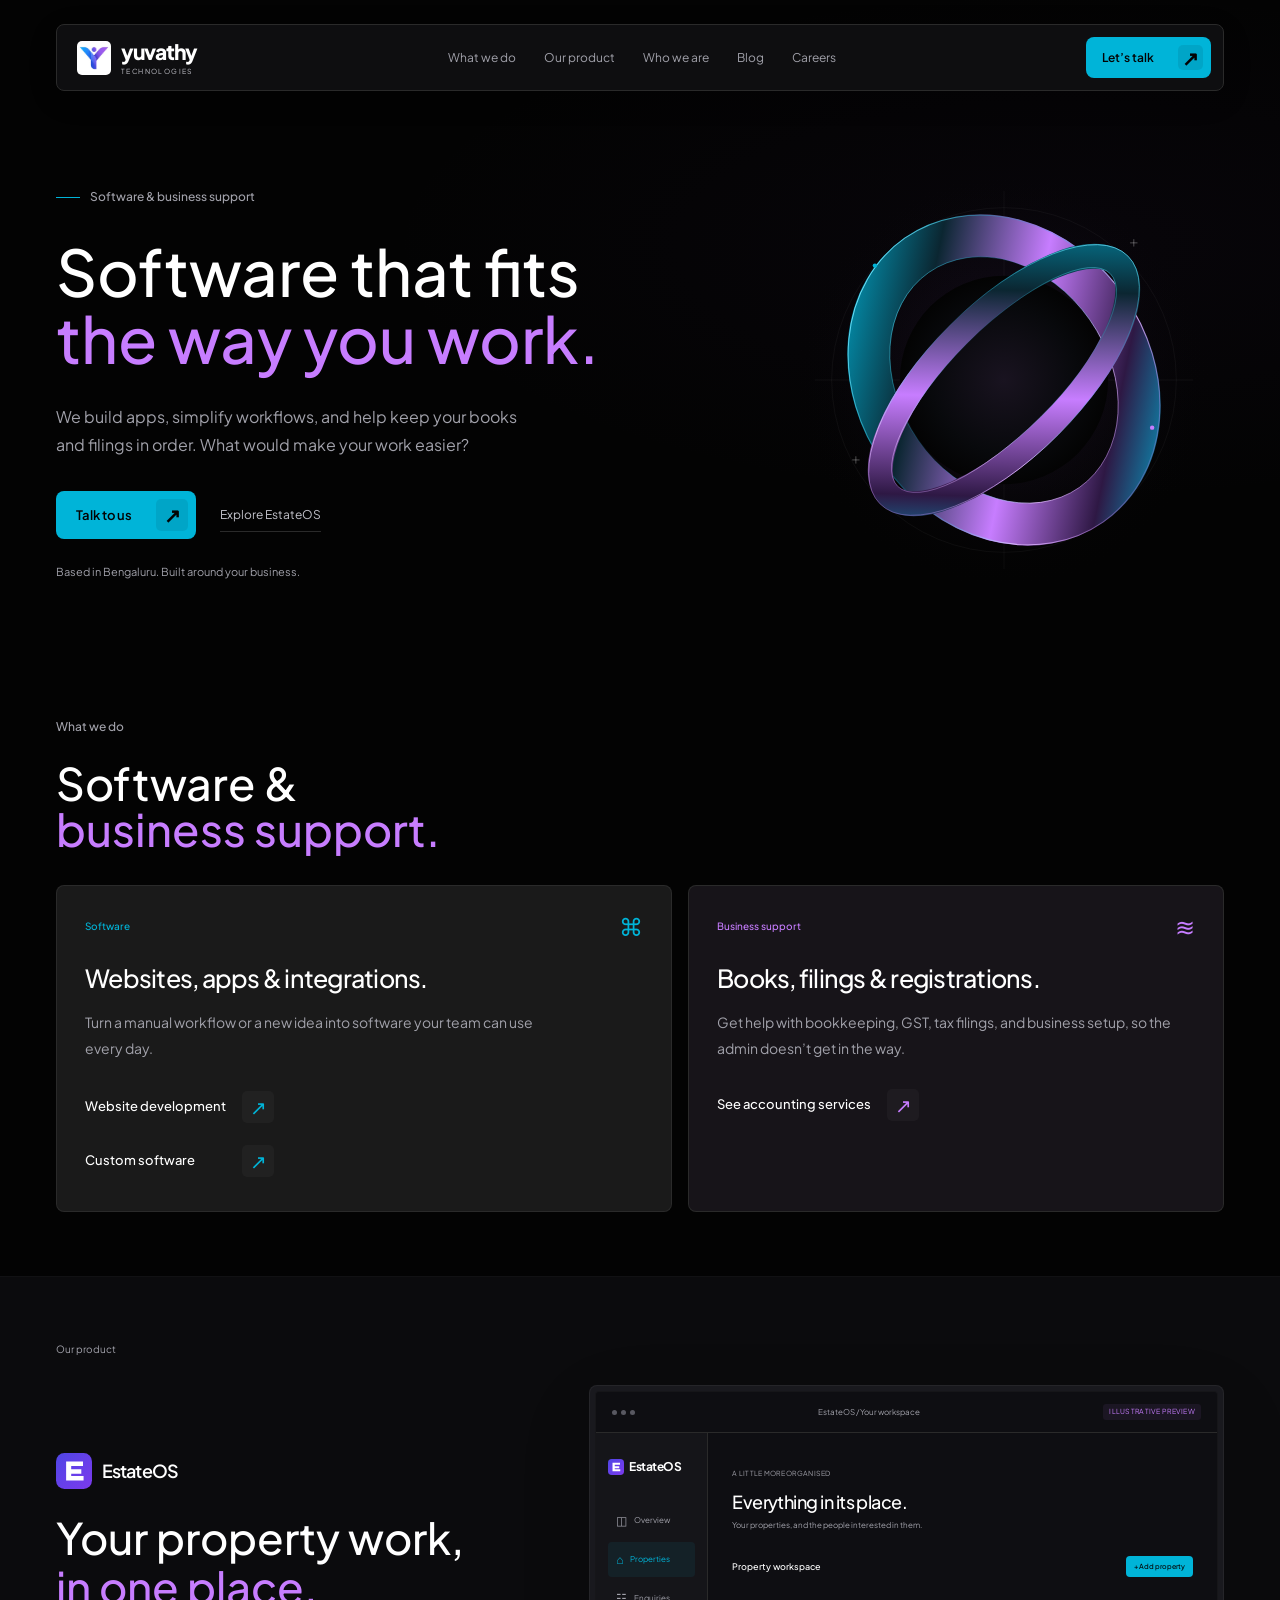
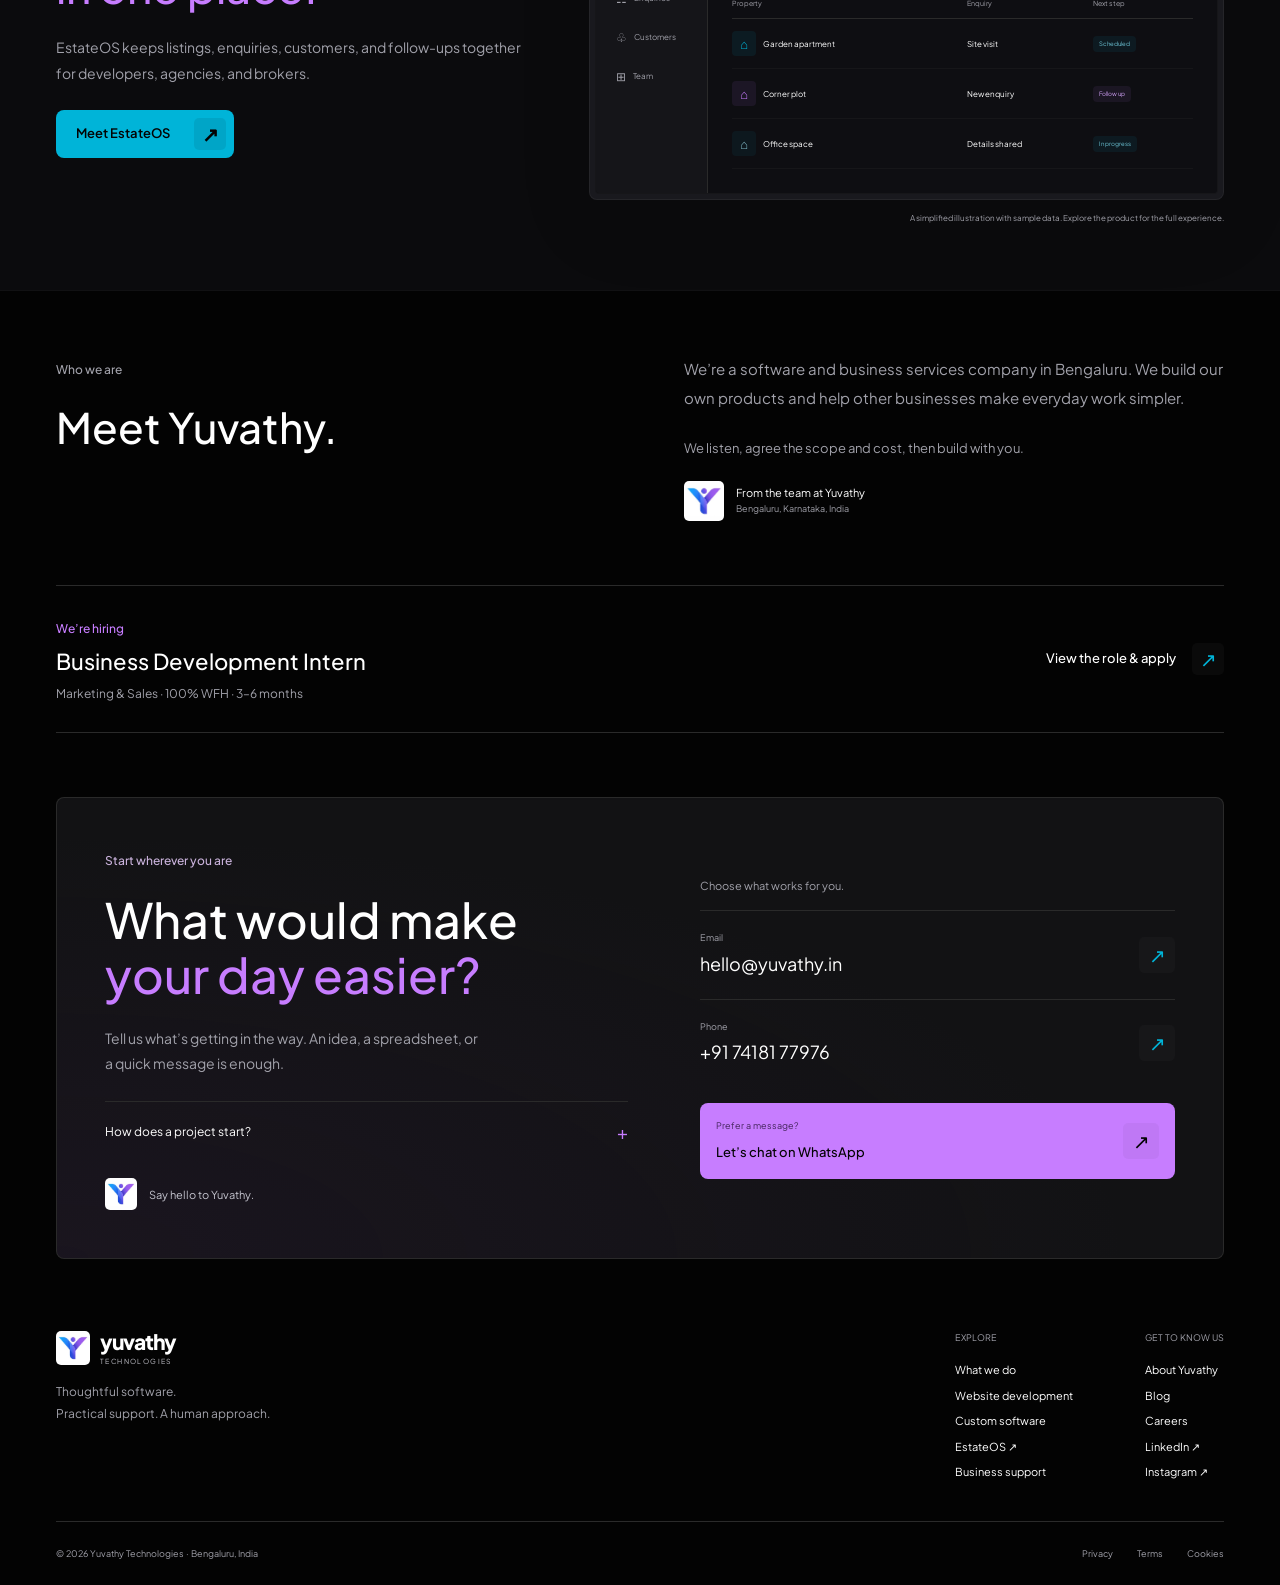
<file: index.html>
<!DOCTYPE html>
<html lang="en">

<head>
    <!-- Google tag (gtag.js) -->
    <script async src="https://www.googletagmanager.com/gtag/js?id=G-8HTMG8P2JD"></script>
    <script>
        window.dataLayer = window.dataLayer || [];
        function gtag(){dataLayer.push(arguments);}
        gtag('js', new Date());
        gtag('config', 'G-8HTMG8P2JD');
    </script>
    <!-- ===============================
         BASIC SEO
    ================================ -->
    <meta charset="UTF-8">
    <meta name="viewport" content="width=device-width, initial-scale=1.0">

    <title>Yuvathy Technologies | Software for Your Everyday Business</title>

    <meta name="description"
        content="Yuvathy Technologies builds software and SaaS products and provides bookkeeping, GST, tax, registration and business compliance support for growing businesses.">

    <meta name="keywords"
        content="Software Company, SaaS, Web Development, Bookkeeping Services, GST Filing, MSME Registration, Business Compliance, EstateOS">

    <meta name="author" content="Yuvathy Technologies">

    <meta name="robots" content="index, follow, max-image-preview:large">

    <link rel="canonical" href="https://yuvathy.in/">

    <meta name="theme-color" content="#030303">

    <!-- Brand icons -->
    <link rel="icon" type="image/png" sizes="48x48" href="/assets/favicon-48.png">
    <link rel="icon" type="image/svg+xml" href="/assets/favicon.svg">
    <link rel="apple-touch-icon" sizes="180x180" href="/assets/apple-touch-icon.png">
    <link rel="manifest" href="/site.webmanifest">

    <!-- Open Graph -->
    <meta property="og:type" content="website">
    <meta property="og:site_name" content="Yuvathy Technologies">
    <meta property="og:locale" content="en_IN">
    <meta property="og:url" content="https://yuvathy.in/">
    <meta property="og:title" content="Yuvathy Technologies | Software for Your Everyday Business">
    <meta property="og:description"
        content="Software, SaaS, bookkeeping, tax filing, registration and compliance support for growing businesses.">
    <meta property="og:image" content="https://yuvathy.in/assets/og.png">
    <meta property="og:image:width" content="1200">
    <meta property="og:image:height" content="630">
    <meta property="og:image:alt" content="Yuvathy Technologies — Building software that powers modern businesses">

    <!-- X / Twitter -->
    <meta name="twitter:card" content="summary_large_image">
    <meta name="twitter:title" content="Yuvathy Technologies | Software for Your Everyday Business">
    <meta name="twitter:description"
        content="Software, SaaS, bookkeeping, tax filing, registration and compliance support for growing businesses.">
    <meta name="twitter:image" content="https://yuvathy.in/assets/og.png">
    <meta name="twitter:image:alt" content="Yuvathy Technologies — Building software that powers modern businesses">

    <script type="application/ld+json">
    {
        "@context": "https://schema.org",
        "@type": "Organization",
        "@id": "https://yuvathy.in/#organization",
        "name": "Yuvathy Technologies",
        "url": "https://yuvathy.in/",
        "logo": "https://yuvathy.in/assets/yuvathy-logo.jpg",
        "description": "Yuvathy Technologies builds software and SaaS products and provides bookkeeping, tax filing, registration and business compliance support.",
        "email": "hello@yuvathy.in",
        "telephone": "+91-74181-77976",
        "address": {
            "@type": "PostalAddress",
            "addressLocality": "Bengaluru",
            "addressRegion": "Karnataka",
            "addressCountry": "IN"
        },
        "contactPoint": {
            "@type": "ContactPoint",
            "contactType": "sales",
            "email": "hello@yuvathy.in",
            "telephone": "+91-74181-77976"
        }
    }
    </script>

    <link rel="preload" href="/assets/fonts/plus-jakarta-sans-latin-variable.woff2" as="font" type="font/woff2" crossorigin>
    <link rel="stylesheet" href="/css/site.css">
</head>

<body class="home-page">
    <a href="#main" class="skip-link">Skip to content</a>
    <header class="site-header">
        <div class="container nav-island">
            <a href="#hero" class="brand" aria-label="Yuvathy Technologies home">
                <img src="assets/yuvathy-symbol.png" alt="" width="35" height="35">
                <span><span class="brand-name">yuvathy</span><span class="brand-kicker">Technologies</span></span>
            </a>
            <nav class="desktop-nav" aria-label="Primary navigation">
                <a href="#services">What we do</a>
                <a href="#products">Our product</a>
                <a href="#about">Who we are</a>
                <a href="/blog/">Blog</a>
                <a href="/careers/">Careers</a>
            </nav>
            <a href="#contact" class="button nav-contact">Let’s talk <span class="arrow" aria-hidden="true">↗</span></a>
            <button class="menu-toggle" aria-label="Open navigation" aria-expanded="false" aria-controls="mobile-navigation" type="button"><span></span><span></span></button>
        </div>
    </header>
    <nav class="mobile-menu" id="mobile-navigation" aria-label="Mobile navigation" inert>
        <a href="#services">What we do</a>
        <a href="#products">Our product</a>
        <a href="#about">Who we are</a>
        <a href="/blog/">Blog</a>
        <a href="/careers/">Careers</a>
        <a href="#contact">Let’s talk ↗</a>
        <p>Bengaluru, India · hello@yuvathy.in</p>
    </nav>

    <main id="main">
        <section class="hero" id="hero" aria-labelledby="hero-title">
            <div class="container">
                <div class="hero-layout">
                    <div class="hero-copy">
                        <span class="eyebrow">Software &amp; business support</span>
                        <h1 id="hero-title">Software that fits<br><em>the way you work.</em></h1>
                        <p class="hero-description">We build apps, simplify workflows, and help keep your books and filings in order. What would make your work easier?</p>
                        <div class="hero-actions">
                            <a class="button" href="#contact">Talk to us <span class="arrow" aria-hidden="true">↗</span></a>
                            <a class="quiet-link" href="#products">Explore EstateOS</a>
                        </div>
                        <p class="hero-footnote">Based in Bengaluru. Built around your business.</p>
                    </div>
                    <div class="hero-art">
                        <img class="orbit" src="assets/work-orbit.svg" alt="" width="600" height="600" fetchpriority="high">
                    </div>
                </div>
            </div>
        </section>

        <section id="services" class="section services" aria-labelledby="services-title">
            <div class="container">
                <div class="section-heading">
                    <div><span class="eyebrow">What we do</span><h2 id="services-title">Software &amp;<br><em>business support.</em></h2></div>
                </div>
                <div class="service-grid">
                    <article class="card-shell"><div class="service-core">
                        <div class="service-number"><span>Software</span><span class="service-symbol" aria-hidden="true">⌘</span></div>
                        <h3>Websites, apps &amp; integrations.</h3>
                        <p>Turn a manual workflow or a new idea into software your team can use every day.</p>
                        <div class="service-links" aria-label="Software services">
                            <a href="/services/website-development/" class="text-link">Website development <span class="arrow" aria-hidden="true">↗</span></a>
                            <a href="/services/custom-software-development/" class="text-link">Custom software <span class="arrow" aria-hidden="true">↗</span></a>
                        </div>
                    </div></article>
                    <article class="card-shell service-business"><div class="service-core">
                        <div class="service-number"><span>Business support</span><span class="service-symbol" aria-hidden="true">≋</span></div>
                        <h3>Books, filings &amp; registrations.</h3>
                        <p>Get help with bookkeeping, GST, tax filings, and business setup, so the admin doesn’t get in the way.</p>
                        <a href="/services/accounting-compliance/" class="text-link">See accounting services <span class="arrow" aria-hidden="true">↗</span></a>
                    </div></article>
                </div>
            </div>
        </section>

        <section id="products" class="section product-section" aria-labelledby="product-title">
            <div class="container">
                <div class="product-heading"><span class="eyebrow">Our product</span></div>
                <div class="product-layout">
                    <div class="product-copy">
                        <span class="product-name"><img class="product-logo" src="assets/estateos-logo.svg" alt="" width="36" height="36"> EstateOS</span>
                        <h2 id="product-title">Your property work,<br><em>in one place.</em></h2>
                        <p>EstateOS keeps listings, enquiries, customers, and follow-ups together for developers, agencies, and brokers.</p>
                        <a class="button" href="https://estateos.yuvathy.in" target="_blank" rel="noopener noreferrer">Meet EstateOS <span class="arrow" aria-hidden="true">↗</span></a>
                    </div>
                    <div>
                        <div class="product-window-shell"><div class="product-window">
                            <div class="window-bar"><div class="window-dots" aria-hidden="true"><span></span><span></span><span></span></div><span>EstateOS / Your workspace</span><span class="demo-label">Illustrative preview</span></div>
                            <div class="app-layout">
                                <div class="app-sidebar" aria-hidden="true">
                                    <div class="app-logo"><img src="assets/estateos-logo.svg" alt="" width="16" height="16">EstateOS</div>
                                    <ul><li><span>◫</span> Overview</li><li class="selected"><span>⌂</span> Properties</li><li><span>☷</span> Enquiries</li><li><span>♧</span> Customers</li><li><span>⊞</span> Team</li></ul>
                                </div>
                                <div class="app-main">
                                    <span class="app-eyebrow">A little more organised</span>
                                    <h3>Everything in its place.</h3>
                                    <p>Your properties, and the people interested in them.</p>
                                    <div class="app-toolbar"><span>Property workspace</span><span>+ Add property</span></div>
                                    <table class="property-table" aria-label="Illustrative EstateOS property workspace with sample data">
                                        <thead><tr><th scope="col">Property</th><th scope="col">Enquiry</th><th scope="col">Next step</th></tr></thead>
                                        <tbody>
                                            <tr><td><span class="property-name"><span class="property-tile" aria-hidden="true">⌂</span> Garden apartment</span></td><td>Site visit</td><td><span class="app-status">Scheduled</span></td></tr>
                                            <tr><td><span class="property-name"><span class="property-tile terracotta" aria-hidden="true">⌂</span> Corner plot</span></td><td>New enquiry</td><td><span class="app-status follow-up">Follow up</span></td></tr>
                                            <tr><td><span class="property-name"><span class="property-tile blue" aria-hidden="true">⌂</span> Office space</span></td><td>Details shared</td><td><span class="app-status">In progress</span></td></tr>
                                        </tbody>
                                    </table>
                                </div>
                            </div>
                        </div></div>
                        <p class="preview-caption">A simplified illustration with sample data. Explore the product for the full experience.</p>
                    </div>
                </div>
            </div>
        </section>

        <section class="section" id="about" aria-labelledby="about-title">
            <div class="container about-layout">
                <div><span class="eyebrow">Who we are</span><h2 id="about-title">Meet Yuvathy.</h2></div>
                <div class="about-copy">
                    <p>We’re a software and business services company in Bengaluru. We build our own products and help other businesses make everyday work simpler.</p>
                    <p id="process" class="about-approach">We listen, agree the scope and cost, then build with you.</p>
                    <div class="signature"><img class="signature-logo" src="assets/yuvathy-symbol.png" alt="" width="40" height="40"><span>From the team at Yuvathy<small>Bengaluru, Karnataka, India</small></span></div>
                </div>
            </div>
        </section>

        <section id="careers" class="careers-teaser" aria-labelledby="careers-title">
            <div class="container"><div class="careers-strip">
                <div><span class="eyebrow">We’re hiring</span><h2 id="careers-title">Business Development Intern</h2><p>Marketing &amp; Sales · 100% WFH · 3–6 months</p></div>
                <a href="/careers/" class="text-link">View the role &amp; apply <span class="arrow" aria-hidden="true">↗</span></a>
            </div></div>
        </section>

        <section id="contact" class="contact-section" aria-labelledby="contact-title">
            <div class="container"><div class="contact-shell"><div class="contact-core">
                <div class="contact-copy">
                    <span class="eyebrow">Start wherever you are</span>
                    <h2 id="contact-title">What would make<br><em>your day easier?</em></h2>
                    <p>Tell us what’s getting in the way. An idea, a spreadsheet, or a quick message is enough.</p>
                    <details id="faq" class="contact-next-step"><summary>How does a project start?</summary><p>No technical brief needed. We’ll talk through the scope, estimate, and timing before you decide.</p></details>
                    <div class="contact-person"><img src="assets/yuvathy-symbol.png" alt="" width="32" height="32"><p>Say hello to Yuvathy.</p></div>
                </div>
                <div class="contact-options">
                    <p class="contact-options-label">Choose what works for you.</p>
                    <a class="contact-link" href="mailto:hello@yuvathy.in"><span><small>Email</small><strong>hello@yuvathy.in</strong></span><span class="arrow" aria-hidden="true">↗</span></a>
                    <a class="contact-link" href="tel:+917418177976"><span><small>Phone</small><strong>+91 74181 77976</strong></span><span class="arrow" aria-hidden="true">↗</span></a>
                    <a class="contact-link whatsapp" href="https://wa.me/917418177976?text=Hello%20Yuvathy%2C%20I%27d%20like%20to%20talk%20about%20my%20business." target="_blank" rel="noopener noreferrer"><span><small>Prefer a message?</small><strong>Let’s chat on WhatsApp</strong></span><span class="arrow" aria-hidden="true">↗</span></a>
                </div>
            </div></div></div>
        </section>
    </main>

    <footer class="site-footer">
        <div class="container">
            <div class="footer-top">
                <div class="footer-brand"><a href="#hero" class="brand" aria-label="Yuvathy Technologies home"><img src="assets/yuvathy-symbol.png" alt="" width="35" height="35"><span><span class="brand-name">yuvathy</span><span class="brand-kicker">Technologies</span></span></a><p>Thoughtful software.<br>Practical support. A human approach.</p></div>
                <div class="footer-links">
                    <div><small>Explore</small><a href="#services">What we do</a><a href="/services/website-development/">Website development</a><a href="/services/custom-software-development/">Custom software</a><a href="https://estateos.yuvathy.in" target="_blank" rel="noopener noreferrer">EstateOS ↗</a><a href="/services/accounting-compliance/">Business support</a></div>
                    <div><small>Get to know us</small><a href="#about">About Yuvathy</a><a href="/blog/">Blog</a><a href="/careers/">Careers</a><a href="https://www.linkedin.com/company/yuvathy-technologies/" target="_blank" rel="noopener noreferrer">LinkedIn ↗</a><a href="https://www.instagram.com/yuvathy.in/" target="_blank" rel="noopener noreferrer">Instagram ↗</a></div>
                </div>
            </div>
            <div class="footer-bottom"><span>© 2026 Yuvathy Technologies · Bengaluru, India</span><div class="footer-legal"><a href="privacy.html">Privacy</a><a href="terms.html">Terms</a><a href="cookies.html">Cookies</a></div></div>
        </div>
    </footer>
    <script src="/js/site.js" type="module"></script>
</body>
</html>
</file>
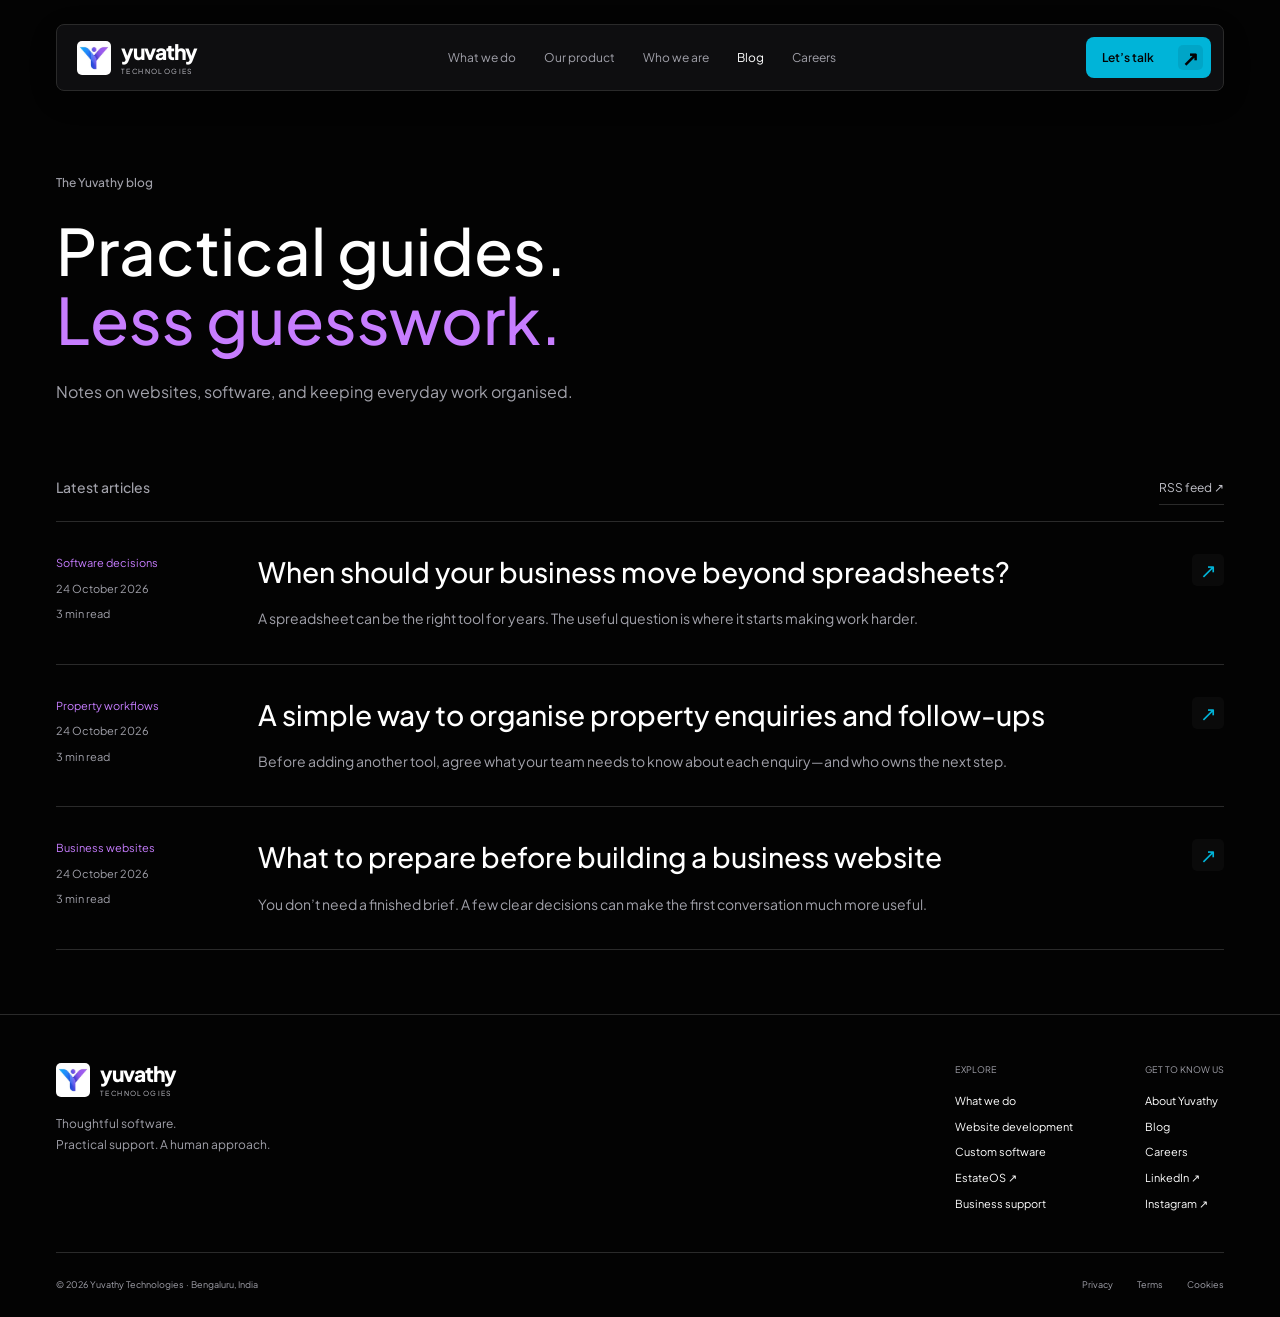
<file: blog/index.html>
<!DOCTYPE html>
<html lang="en-IN">

<head>
    <!-- Google tag (gtag.js) -->
    <script async src="https://www.googletagmanager.com/gtag/js?id=G-8HTMG8P2JD"></script>
    <script>
        window.dataLayer = window.dataLayer || [];
        function gtag(){dataLayer.push(arguments);}
        gtag('js', new Date());
        gtag('config', 'G-8HTMG8P2JD');
    </script>
    <meta charset="UTF-8">
    <meta name="viewport" content="width=device-width, initial-scale=1.0">

    <title>Blog | Practical Business Guides | Yuvathy Technologies</title>
    <meta name="description" content="Practical guides from Yuvathy on business websites, custom software, property enquiries, and making everyday work simpler.">
    <meta name="author" content="Yuvathy Technologies">
    <meta name="robots" content="index, follow, max-image-preview:large">
    <link rel="canonical" href="https://yuvathy.in/blog/">
    <meta name="theme-color" content="#030303">
    <link rel="icon" type="image/png" sizes="48x48" href="/assets/favicon-48.png">
    <link rel="icon" type="image/svg+xml" href="/assets/favicon.svg">
    <link rel="apple-touch-icon" sizes="180x180" href="/assets/apple-touch-icon.png">
    <link rel="manifest" href="/site.webmanifest">
    <link rel="alternate" type="application/rss+xml" title="Yuvathy Technologies Blog" href="/blog/feed.xml">
    <meta property="og:type" content="website">
    <meta property="og:site_name" content="Yuvathy Technologies">
    <meta property="og:locale" content="en_IN">
    <meta property="og:url" content="https://yuvathy.in/blog/">
    <meta property="og:title" content="Blog | Practical Business Guides | Yuvathy Technologies">
    <meta property="og:description" content="Practical guides from Yuvathy on business websites, custom software, property enquiries, and making everyday work simpler.">
    <meta property="og:image" content="https://yuvathy.in/assets/og.png">
    <meta property="og:image:width" content="1200">
    <meta property="og:image:height" content="630">
    <meta property="og:image:alt" content="Yuvathy Technologies">
    <meta name="twitter:card" content="summary_large_image">
    <meta name="twitter:title" content="Blog | Practical Business Guides | Yuvathy Technologies">
    <meta name="twitter:description" content="Practical guides from Yuvathy on business websites, custom software, property enquiries, and making everyday work simpler.">
    <meta name="twitter:image" content="https://yuvathy.in/assets/og.png">
    <meta name="twitter:image:alt" content="Yuvathy Technologies">
    <script type="application/ld+json">
{
    "@context": "https://schema.org",
    "@graph": [
        {
            "@type": "Blog",
            "@id": "https://yuvathy.in/blog/#blog",
            "name": "Yuvathy Technologies Blog",
            "url": "https://yuvathy.in/blog/",
            "description": "Practical guides to websites, software, and everyday business workflows.",
            "publisher": {
                "@type": "Organization",
                "@id": "https://yuvathy.in/#organization",
                "name": "Yuvathy Technologies",
                "url": "https://yuvathy.in/#about"
            },
            "blogPost": [
                {
                    "@type": "BlogPosting",
                    "@id": "https://yuvathy.in/blog/when-to-move-beyond-spreadsheets/#article",
                    "headline": "When should your business move beyond spreadsheets?",
                    "url": "https://yuvathy.in/blog/when-to-move-beyond-spreadsheets/"
                },
                {
                    "@type": "BlogPosting",
                    "@id": "https://yuvathy.in/blog/organise-property-enquiries-and-follow-ups/#article",
                    "headline": "A simple way to organise property enquiries and follow-ups",
                    "url": "https://yuvathy.in/blog/organise-property-enquiries-and-follow-ups/"
                },
                {
                    "@type": "BlogPosting",
                    "@id": "https://yuvathy.in/blog/what-to-prepare-for-a-business-website/#article",
                    "headline": "What to prepare before building a business website",
                    "url": "https://yuvathy.in/blog/what-to-prepare-for-a-business-website/"
                }
            ]
        },
        {
            "@type": "BreadcrumbList",
            "itemListElement": [
                {
                    "@type": "ListItem",
                    "position": 1,
                    "name": "Home",
                    "item": "https://yuvathy.in/"
                },
                {
                    "@type": "ListItem",
                    "position": 2,
                    "name": "Blog",
                    "item": "https://yuvathy.in/blog/"
                }
            ]
        }
    ]
}
    </script>
    <link rel="preload" href="/assets/fonts/plus-jakarta-sans-latin-variable.woff2" as="font" type="font/woff2" crossorigin>
    <link rel="stylesheet" href="/css/site.css">
    <link rel="stylesheet" href="/css/pages.css">
</head>
<body class="blog-page">
    <a href="#main" class="skip-link">Skip to content</a>
    <header class="site-header">
        <div class="container nav-island">
            <a href="/" class="brand" aria-label="Yuvathy Technologies home">
                <img src="/assets/yuvathy-symbol.png" alt="" width="35" height="35">
                <span><span class="brand-name">yuvathy</span><span class="brand-kicker">Technologies</span></span>
            </a>
            <nav class="desktop-nav" aria-label="Primary navigation">
                <a href="/#services">What we do</a>
                <a href="/#products">Our product</a>
                <a href="/#about">Who we are</a>
                <a href="/blog/" aria-current="page">Blog</a>
                <a href="/careers/">Careers</a>
            </nav>
            <a href="/#contact" class="button nav-contact">Let’s talk <span class="arrow" aria-hidden="true">↗</span></a>
            <button class="menu-toggle" aria-label="Open navigation" aria-expanded="false" aria-controls="mobile-navigation" type="button"><span></span><span></span></button>
        </div>
    </header>
    <nav class="mobile-menu" id="mobile-navigation" aria-label="Mobile navigation" inert>
        <a href="/#services">What we do</a>
        <a href="/#products">Our product</a>
        <a href="/#about">Who we are</a>
        <a href="/blog/" aria-current="page">Blog</a>
        <a href="/careers/">Careers</a>
        <a href="/#contact">Let’s talk ↗</a>
        <p>Bengaluru, India · hello@yuvathy.in</p>
    </nav>

    <main id="main" class="blog-main">
        <div class="container">
            <header class="blog-intro"><span class="eyebrow">The Yuvathy blog</span><h1>Practical guides.<br><em>Less guesswork.</em></h1><p>Notes on websites, software, and keeping everyday work organised.</p></header>
            <section class="blog-entries" aria-labelledby="articles-title"><div class="blog-list-heading"><h2 id="articles-title">Latest articles</h2><a class="quiet-link" href="/blog/feed.xml">RSS feed <span aria-hidden="true">↗</span></a></div>
                <article>
                    <a class="blog-entry" href="/blog/when-to-move-beyond-spreadsheets/" aria-labelledby="title-when-to-move-beyond-spreadsheets">
                        <div class="blog-entry-meta"><span>Software decisions</span><time datetime="2026-10-24">24 October 2026</time><span>3 min read</span></div>
                        <div class="blog-entry-copy"><h2 id="title-when-to-move-beyond-spreadsheets">When should your business move beyond spreadsheets?</h2><p>A spreadsheet can be the right tool for years. The useful question is where it starts making work harder.</p></div>
                        <span class="arrow" aria-hidden="true">↗</span>
                    </a>
                </article>
                <article>
                    <a class="blog-entry" href="/blog/organise-property-enquiries-and-follow-ups/" aria-labelledby="title-organise-property-enquiries-and-follow-ups">
                        <div class="blog-entry-meta"><span>Property workflows</span><time datetime="2026-10-24">24 October 2026</time><span>3 min read</span></div>
                        <div class="blog-entry-copy"><h2 id="title-organise-property-enquiries-and-follow-ups">A simple way to organise property enquiries and follow-ups</h2><p>Before adding another tool, agree what your team needs to know about each enquiry—and who owns the next step.</p></div>
                        <span class="arrow" aria-hidden="true">↗</span>
                    </a>
                </article>
                <article>
                    <a class="blog-entry" href="/blog/what-to-prepare-for-a-business-website/" aria-labelledby="title-what-to-prepare-for-a-business-website">
                        <div class="blog-entry-meta"><span>Business websites</span><time datetime="2026-10-24">24 October 2026</time><span>3 min read</span></div>
                        <div class="blog-entry-copy"><h2 id="title-what-to-prepare-for-a-business-website">What to prepare before building a business website</h2><p>You don’t need a finished brief. A few clear decisions can make the first conversation much more useful.</p></div>
                        <span class="arrow" aria-hidden="true">↗</span>
                    </a>
                </article>
            </section>
        </div>
    </main>
    <footer class="site-footer">
        <div class="container">
            <div class="footer-top">
                <div class="footer-brand"><a href="/" class="brand" aria-label="Yuvathy Technologies home"><img src="/assets/yuvathy-symbol.png" alt="" width="35" height="35"><span><span class="brand-name">yuvathy</span><span class="brand-kicker">Technologies</span></span></a><p>Thoughtful software.<br>Practical support. A human approach.</p></div>
                <div class="footer-links">
                    <div><small>Explore</small><a href="/#services">What we do</a><a href="/services/website-development/">Website development</a><a href="/services/custom-software-development/">Custom software</a><a href="https://estateos.yuvathy.in" target="_blank" rel="noopener noreferrer">EstateOS ↗</a><a href="/services/accounting-compliance/">Business support</a></div>
                    <div><small>Get to know us</small><a href="/#about">About Yuvathy</a><a href="/blog/" aria-current="page">Blog</a><a href="/careers/">Careers</a><a href="https://www.linkedin.com/company/yuvathy-technologies/" target="_blank" rel="noopener noreferrer">LinkedIn ↗</a><a href="https://www.instagram.com/yuvathy.in/" target="_blank" rel="noopener noreferrer">Instagram ↗</a></div>
                </div>
            </div>
            <div class="footer-bottom"><span>© 2026 Yuvathy Technologies · Bengaluru, India</span><div class="footer-legal"><a href="/privacy.html">Privacy</a><a href="/terms.html">Terms</a><a href="/cookies.html">Cookies</a></div></div>
        </div>
    </footer>
    <script type="module" src="/js/site.js"></script>
</body>
</html>
</file>
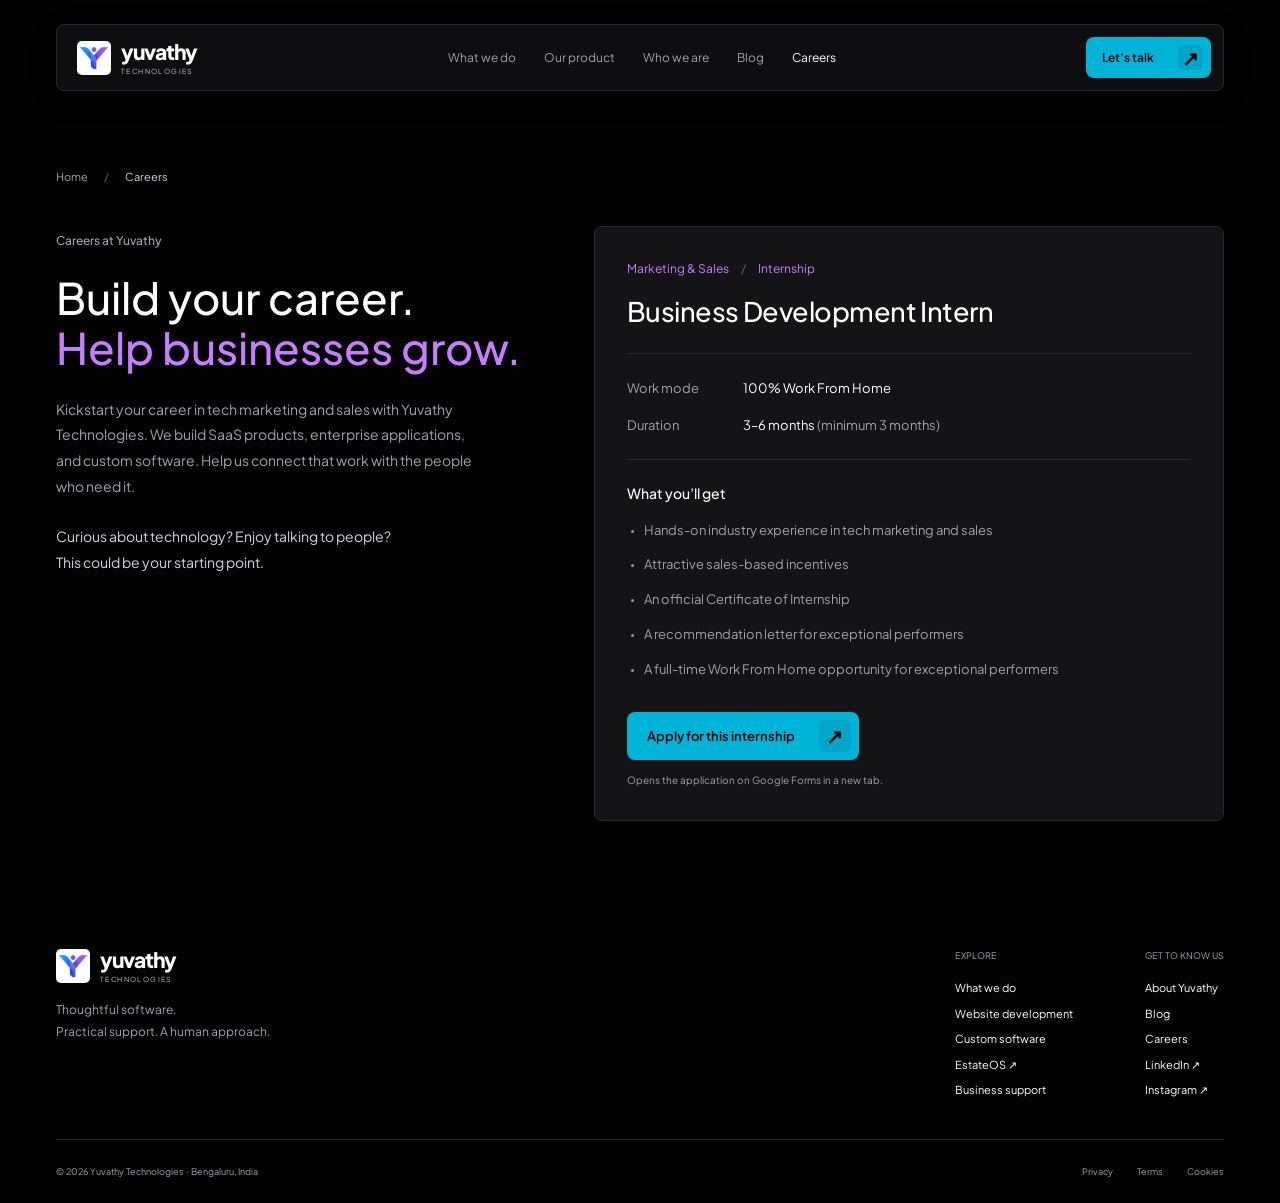
<file: careers/index.html>
<!DOCTYPE html>
<html lang="en">

<head>
    <!-- Google tag (gtag.js) -->
    <script async src="https://www.googletagmanager.com/gtag/js?id=G-8HTMG8P2JD"></script>
    <script>
        window.dataLayer = window.dataLayer || [];
        function gtag(){dataLayer.push(arguments);}
        gtag('js', new Date());
        gtag('config', 'G-8HTMG8P2JD');
    </script>
    <meta charset="UTF-8">
    <meta name="viewport" content="width=device-width, initial-scale=1.0">
    <title>Business Development Internship — Careers | Yuvathy Technologies</title>
    <meta name="description" content="Apply for the Business Development Intern role at Yuvathy Technologies. 100% work from home, 3–6 months, sales-based incentives and an internship certificate.">
    <meta name="robots" content="index, follow">
    <meta name="theme-color" content="#030303">
    <link rel="canonical" href="https://yuvathy.in/careers/">
    <link rel="icon" type="image/svg+xml" href="/assets/favicon.svg">
    <link rel="alternate icon" type="image/png" sizes="48x48" href="/assets/favicon-48.png">
    <link rel="apple-touch-icon" sizes="180x180" href="/assets/apple-touch-icon.png">
    <link rel="preload" href="/assets/fonts/plus-jakarta-sans-latin-variable.woff2" as="font" type="font/woff2" crossorigin>
    <link rel="stylesheet" href="/css/site.css">
    <link rel="stylesheet" href="/css/pages.css">
</head>

<body class="careers-page">
    <a href="#main" class="skip-link">Skip to content</a>
    <header class="site-header">
        <div class="container nav-island">
            <a href="/" class="brand" aria-label="Yuvathy Technologies home">
                <img src="/assets/yuvathy-symbol.png" alt="" width="35" height="35">
                <span><span class="brand-name">yuvathy</span><span class="brand-kicker">Technologies</span></span>
            </a>
            <nav class="desktop-nav" aria-label="Primary navigation">
                <a href="/#services">What we do</a>
                <a href="/#products">Our product</a>
                <a href="/#about">Who we are</a>
                <a href="/blog/">Blog</a>
                <a href="/careers/" aria-current="page">Careers</a>
            </nav>
            <a href="/#contact" class="button nav-contact">Let’s talk <span class="arrow" aria-hidden="true">↗</span></a>
            <button class="menu-toggle" aria-label="Open navigation" aria-expanded="false" aria-controls="mobile-navigation" type="button"><span></span><span></span></button>
        </div>
    </header>
    <nav class="mobile-menu" id="mobile-navigation" aria-label="Mobile navigation" inert>
        <a href="/#services">What we do</a>
        <a href="/#products">Our product</a>
        <a href="/#about">Who we are</a>
        <a href="/blog/">Blog</a>
        <a href="/careers/">Careers</a>
        <a href="/#contact">Let’s talk ↗</a>
        <p>Bengaluru, India · hello@yuvathy.in</p>
    </nav>

    <main id="main">
        <section id="careers" class="section careers-section" aria-labelledby="careers-title">
            <div class="container"><nav class="service-breadcrumb" aria-label="Breadcrumb"><ol><li><a href="/">Home</a></li><li aria-current="page">Careers</li></ol></nav></div>
            <div class="container careers-layout">
                <div class="careers-intro">
                    <span class="eyebrow">Careers at Yuvathy</span>
                    <h1 id="careers-title">Build your career.<br><em>Help businesses grow.</em></h1>
                    <p>Kickstart your career in tech marketing and sales with Yuvathy Technologies. We build SaaS products, enterprise applications, and custom software. Help us connect that work with the people who need it.</p>
                    <p class="careers-invitation">Curious about technology? Enjoy talking to people? This could be your starting point.</p>
                </div>
                <article id="business-development-intern" class="career-opening" aria-labelledby="intern-title">
                    <div class="career-category">Marketing &amp; Sales <span aria-hidden="true">/</span> Internship</div>
                    <h2 id="intern-title" class="career-opening-title">Business Development Intern</h2>
                    <dl class="career-details">
                        <div><dt>Work mode</dt><dd>100% Work From Home</dd></div>
                        <div><dt>Duration</dt><dd>3–6 months <span>(minimum 3 months)</span></dd></div>
                    </dl>
                    <h3 class="career-benefits-title">What you’ll get</h3>
                    <ul class="career-benefits">
                        <li>Hands-on industry experience in tech marketing and sales</li>
                        <li>Attractive sales-based incentives</li>
                        <li>An official Certificate of Internship</li>
                        <li>A recommendation letter for exceptional performers</li>
                        <li>A full-time Work From Home opportunity for exceptional performers</li>
                    </ul>
                    <a class="button career-apply" href="https://forms.gle/mjjdK5EdG37M9umu9" target="_blank" rel="noopener noreferrer" aria-label="Apply for the Business Development Intern position on Google Forms">Apply for this internship <span class="arrow" aria-hidden="true">↗</span></a>
                    <p class="career-apply-note">Opens the application on Google Forms in a new tab.</p>
                </article>
            </div>
        </section>

    </main>

    <footer class="site-footer">
        <div class="container">
            <div class="footer-top">
                <div class="footer-brand"><a href="/" class="brand" aria-label="Yuvathy Technologies home"><img src="/assets/yuvathy-symbol.png" alt="" width="35" height="35"><span><span class="brand-name">yuvathy</span><span class="brand-kicker">Technologies</span></span></a><p>Thoughtful software.<br>Practical support. A human approach.</p></div>
                <div class="footer-links">
                    <div><small>Explore</small><a href="/#services">What we do</a><a href="/services/website-development/">Website development</a><a href="/services/custom-software-development/">Custom software</a><a href="https://estateos.yuvathy.in" target="_blank" rel="noopener noreferrer">EstateOS ↗</a><a href="/services/accounting-compliance/">Business support</a></div>
                    <div><small>Get to know us</small><a href="/#about">About Yuvathy</a><a href="/blog/">Blog</a><a href="/careers/" aria-current="page">Careers</a><a href="https://www.linkedin.com/company/yuvathy-technologies/" target="_blank" rel="noopener noreferrer">LinkedIn ↗</a><a href="https://www.instagram.com/yuvathy.in/" target="_blank" rel="noopener noreferrer">Instagram ↗</a></div>
                </div>
            </div>
            <div class="footer-bottom"><span>© 2026 Yuvathy Technologies · Bengaluru, India</span><div class="footer-legal"><a href="/privacy.html">Privacy</a><a href="/terms.html">Terms</a><a href="/cookies.html">Cookies</a></div></div>
        </div>
    </footer>
    <script type="module" src="/js/site.js"></script>
</body>
</html>
</file>
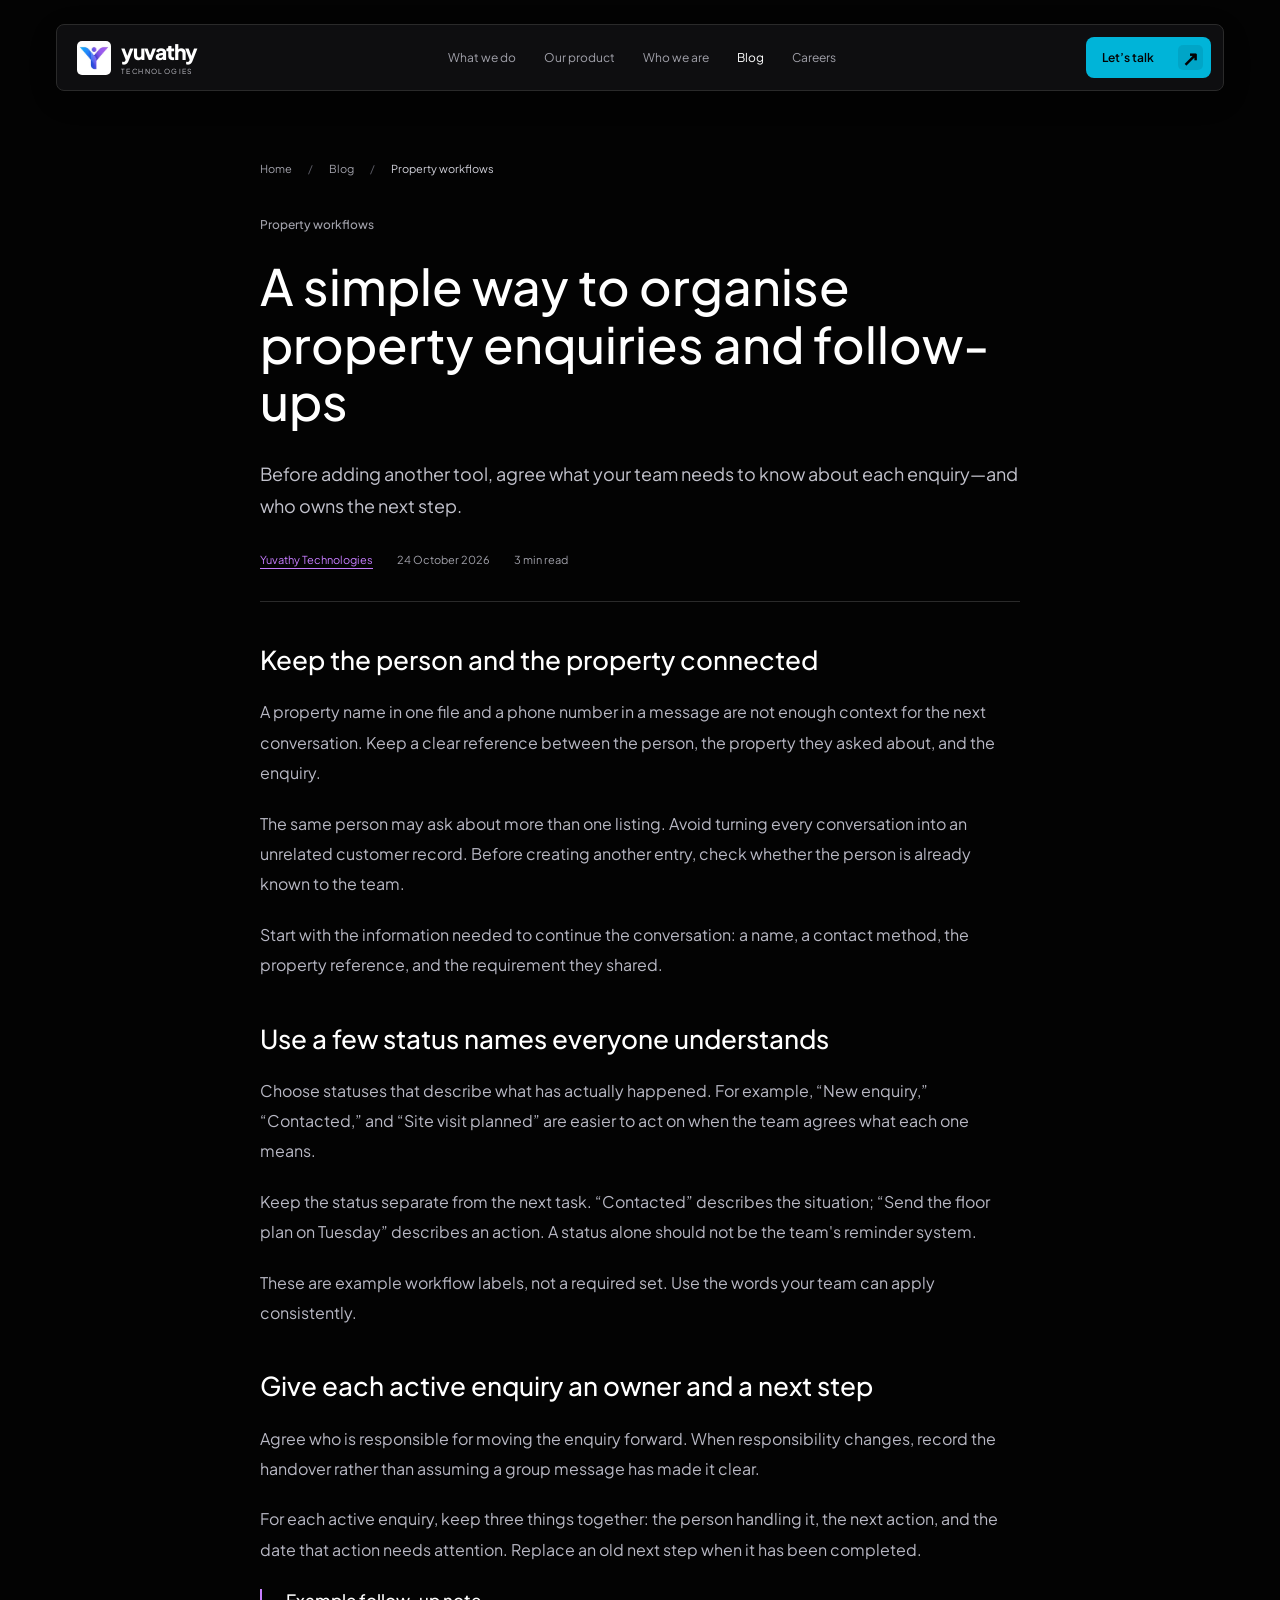
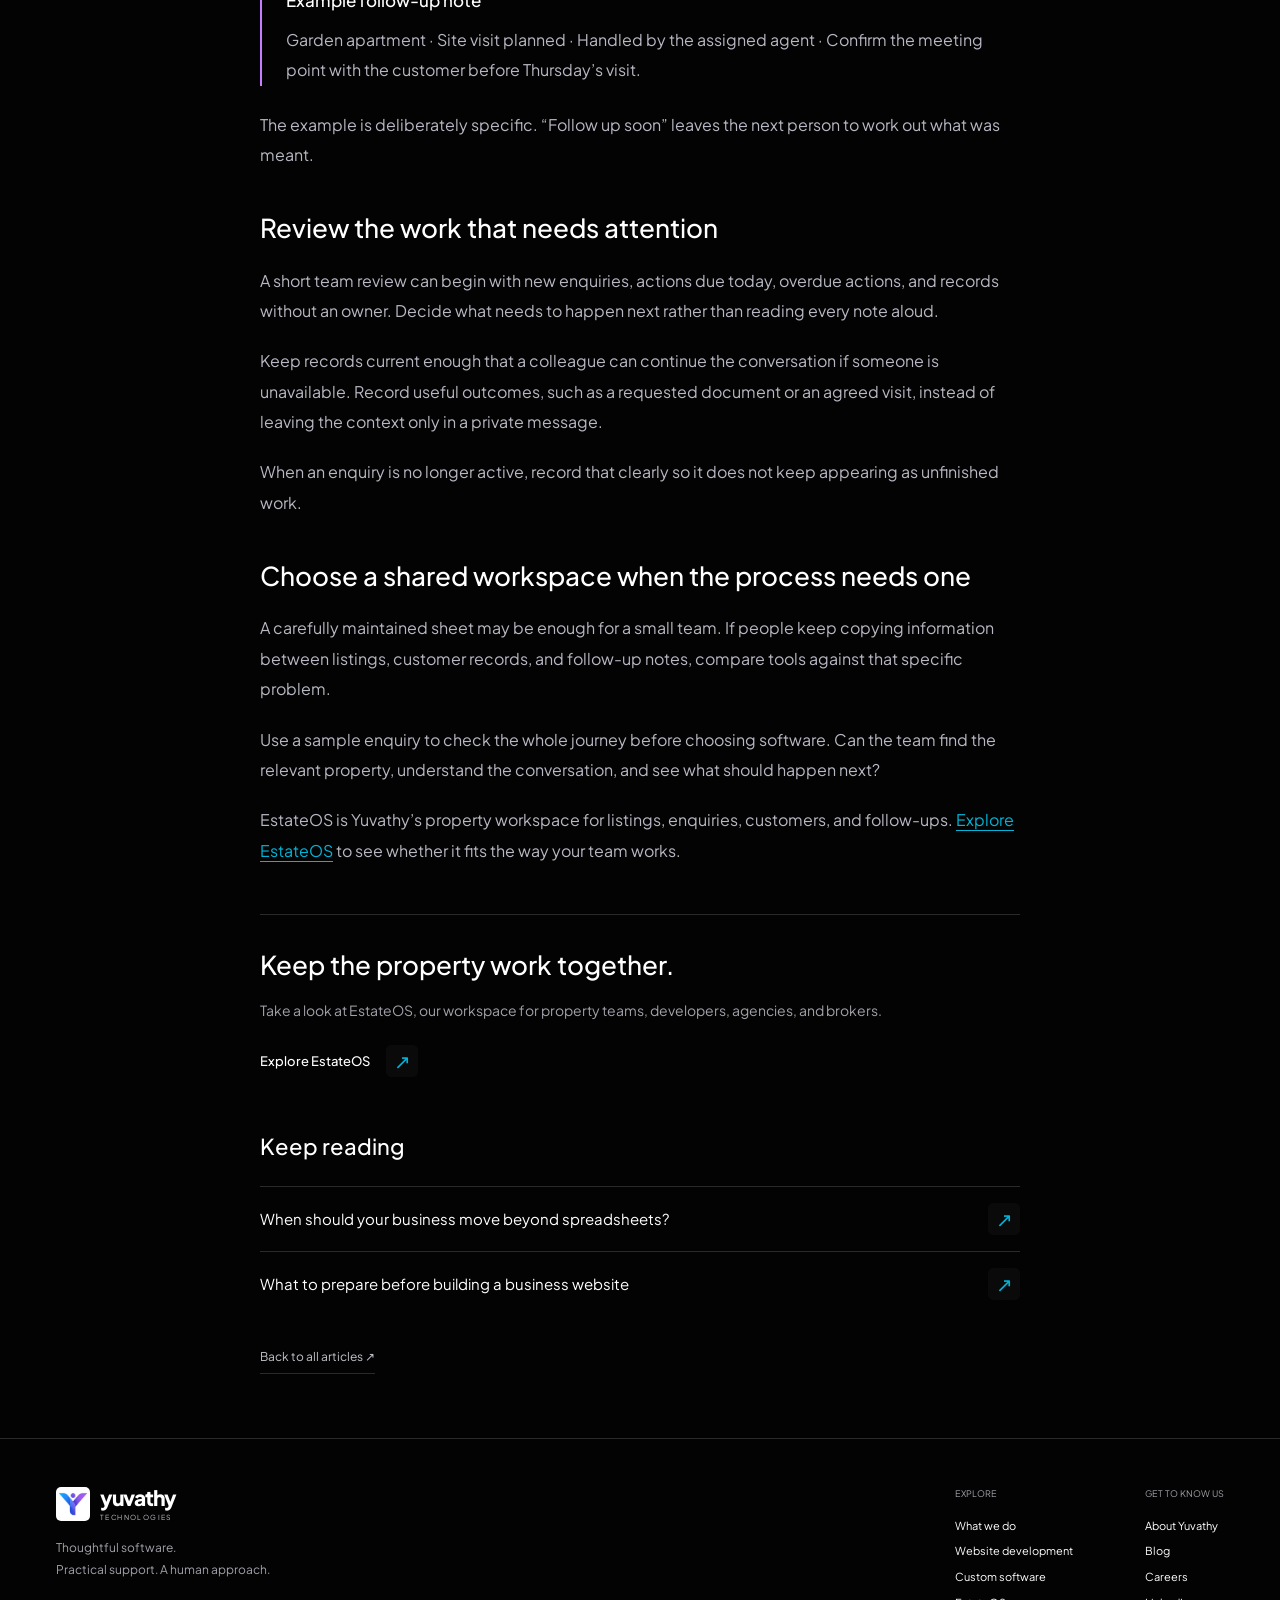
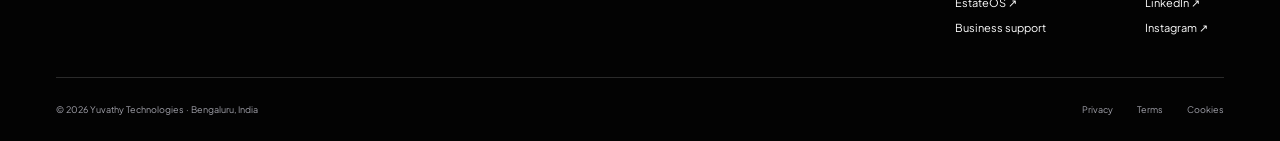
<file: blog/organise-property-enquiries-and-follow-ups/index.html>
<!DOCTYPE html>
<html lang="en-IN">

<head>
    <!-- Google tag (gtag.js) -->
    <script async src="https://www.googletagmanager.com/gtag/js?id=G-8HTMG8P2JD"></script>
    <script>
        window.dataLayer = window.dataLayer || [];
        function gtag(){dataLayer.push(arguments);}
        gtag('js', new Date());
        gtag('config', 'G-8HTMG8P2JD');
    </script>
    <meta charset="UTF-8">
    <meta name="viewport" content="width=device-width, initial-scale=1.0">

    <title>A simple way to organise property enquiries and follow-ups | Yuvathy</title>
    <meta name="description" content="A practical workflow for property enquiries: connect the customer and property, agree ownership, record the next action, and keep follow-ups visible.">
    <meta name="author" content="Yuvathy Technologies">
    <meta name="robots" content="index, follow, max-image-preview:large">
    <link rel="canonical" href="https://yuvathy.in/blog/organise-property-enquiries-and-follow-ups/">
    <meta name="theme-color" content="#030303">
    <link rel="icon" type="image/png" sizes="48x48" href="/assets/favicon-48.png">
    <link rel="icon" type="image/svg+xml" href="/assets/favicon.svg">
    <link rel="apple-touch-icon" sizes="180x180" href="/assets/apple-touch-icon.png">
    <link rel="manifest" href="/site.webmanifest">
    <link rel="alternate" type="application/rss+xml" title="Yuvathy Technologies Blog" href="/blog/feed.xml">
    <meta property="og:type" content="article">
    <meta property="og:site_name" content="Yuvathy Technologies">
    <meta property="og:locale" content="en_IN">
    <meta property="og:url" content="https://yuvathy.in/blog/organise-property-enquiries-and-follow-ups/">
    <meta property="og:title" content="A simple way to organise property enquiries and follow-ups | Yuvathy">
    <meta property="og:description" content="A practical workflow for property enquiries: connect the customer and property, agree ownership, record the next action, and keep follow-ups visible.">
    <meta property="og:image" content="https://yuvathy.in/assets/og.png">
    <meta property="og:image:width" content="1200">
    <meta property="og:image:height" content="630">
    <meta property="og:image:alt" content="Yuvathy Technologies">
    <meta name="twitter:card" content="summary_large_image">
    <meta name="twitter:title" content="A simple way to organise property enquiries and follow-ups | Yuvathy">
    <meta name="twitter:description" content="A practical workflow for property enquiries: connect the customer and property, agree ownership, record the next action, and keep follow-ups visible.">
    <meta name="twitter:image" content="https://yuvathy.in/assets/og.png">
    <meta name="twitter:image:alt" content="Yuvathy Technologies">
    <script type="application/ld+json">
{
    "@context": "https://schema.org",
    "@graph": [
        {
            "@type": "BlogPosting",
            "@id": "https://yuvathy.in/blog/organise-property-enquiries-and-follow-ups/#article",
            "url": "https://yuvathy.in/blog/organise-property-enquiries-and-follow-ups/",
            "mainEntityOfPage": {
                "@type": "WebPage",
                "@id": "https://yuvathy.in/blog/organise-property-enquiries-and-follow-ups/"
            },
            "headline": "A simple way to organise property enquiries and follow-ups",
            "description": "A practical workflow for property enquiries: connect the customer and property, agree ownership, record the next action, and keep follow-ups visible.",
            "datePublished": "2026-10-24",
            "dateModified": "2026-10-24",
            "author": {
                "@type": "Organization",
                "@id": "https://yuvathy.in/#organization",
                "name": "Yuvathy Technologies",
                "url": "https://yuvathy.in/#about"
            },
            "publisher": {
                "@type": "Organization",
                "@id": "https://yuvathy.in/#organization",
                "name": "Yuvathy Technologies",
                "url": "https://yuvathy.in/#about"
            },
            "articleSection": "Property workflows",
            "wordCount": 455,
            "inLanguage": "en-IN",
            "isPartOf": {
                "@id": "https://yuvathy.in/blog/#blog"
            }
        },
        {
            "@type": "BreadcrumbList",
            "itemListElement": [
                {
                    "@type": "ListItem",
                    "position": 1,
                    "name": "Home",
                    "item": "https://yuvathy.in/"
                },
                {
                    "@type": "ListItem",
                    "position": 2,
                    "name": "Blog",
                    "item": "https://yuvathy.in/blog/"
                },
                {
                    "@type": "ListItem",
                    "position": 3,
                    "name": "A simple way to organise property enquiries and follow-ups",
                    "item": "https://yuvathy.in/blog/organise-property-enquiries-and-follow-ups/"
                }
            ]
        }
    ]
}
    </script>
    <link rel="preload" href="/assets/fonts/plus-jakarta-sans-latin-variable.woff2" as="font" type="font/woff2" crossorigin>
    <link rel="stylesheet" href="/css/site.css">
    <link rel="stylesheet" href="/css/pages.css">
</head>
<body class="blog-page article-page">
    <a href="#main" class="skip-link">Skip to content</a>
    <header class="site-header">
        <div class="container nav-island">
            <a href="/" class="brand" aria-label="Yuvathy Technologies home">
                <img src="/assets/yuvathy-symbol.png" alt="" width="35" height="35">
                <span><span class="brand-name">yuvathy</span><span class="brand-kicker">Technologies</span></span>
            </a>
            <nav class="desktop-nav" aria-label="Primary navigation">
                <a href="/#services">What we do</a>
                <a href="/#products">Our product</a>
                <a href="/#about">Who we are</a>
                <a href="/blog/" aria-current="true">Blog</a>
                <a href="/careers/">Careers</a>
            </nav>
            <a href="/#contact" class="button nav-contact">Let’s talk <span class="arrow" aria-hidden="true">↗</span></a>
            <button class="menu-toggle" aria-label="Open navigation" aria-expanded="false" aria-controls="mobile-navigation" type="button"><span></span><span></span></button>
        </div>
    </header>
    <nav class="mobile-menu" id="mobile-navigation" aria-label="Mobile navigation" inert>
        <a href="/#services">What we do</a>
        <a href="/#products">Our product</a>
        <a href="/#about">Who we are</a>
        <a href="/blog/" aria-current="true">Blog</a>
        <a href="/careers/">Careers</a>
        <a href="/#contact">Let’s talk ↗</a>
        <p>Bengaluru, India · hello@yuvathy.in</p>
    </nav>

    <main id="main" class="article-main">
        <article class="container article-width" aria-labelledby="article-title">
            <header class="article-header">
                <nav class="service-breadcrumb" aria-label="Breadcrumb"><ol><li><a href="/">Home</a></li><li><a href="/blog/">Blog</a></li><li aria-current="page">Property workflows</li></ol></nav>
                <span class="eyebrow">Property workflows</span><h1 id="article-title">A simple way to organise property enquiries and follow-ups</h1>
                <p class="article-intro">Before adding another tool, agree what your team needs to know about each enquiry—and who owns the next step.</p>
                <div class="article-meta"><a href="/#about" rel="author">Yuvathy Technologies</a><time datetime="2026-10-24">24 October 2026</time><span title="Estimated reading time">3 min read</span></div>
            </header>
            <div class="article-content">
                <section id="connect-the-records"><h2>Keep the person and the property connected</h2><p>A property name in one file and a phone number in a message are not enough context for the next conversation. Keep a clear reference between the person, the property they asked about, and the enquiry.</p><p>The same person may ask about more than one listing. Avoid turning every conversation into an unrelated customer record. Before creating another entry, check whether the person is already known to the team.</p><p>Start with the information needed to continue the conversation: a name, a contact method, the property reference, and the requirement they shared.</p></section>
                <section id="agree-status-names"><h2>Use a few status names everyone understands</h2><p>Choose statuses that describe what has actually happened. For example, “New enquiry,” “Contacted,” and “Site visit planned” are easier to act on when the team agrees what each one means.</p><p>Keep the status separate from the next task. “Contacted” describes the situation; “Send the floor plan on Tuesday” describes an action. A status alone should not be the team's reminder system.</p><p>These are example workflow labels, not a required set. Use the words your team can apply consistently.</p></section>
                <section id="name-the-next-step"><h2>Give each active enquiry an owner and a next step</h2><p>Agree who is responsible for moving the enquiry forward. When responsibility changes, record the handover rather than assuming a group message has made it clear.</p><p>For each active enquiry, keep three things together: the person handling it, the next action, and the date that action needs attention. Replace an old next step when it has been completed.</p><aside class="article-note"><h3>Example follow-up note</h3><p>Garden apartment · Site visit planned · Handled by the assigned agent · Confirm the meeting point with the customer before Thursday’s visit.</p></aside><p>The example is deliberately specific. “Follow up soon” leaves the next person to work out what was meant.</p></section>
                <section id="review-the-work"><h2>Review the work that needs attention</h2><p>A short team review can begin with new enquiries, actions due today, overdue actions, and records without an owner. Decide what needs to happen next rather than reading every note aloud.</p><p>Keep records current enough that a colleague can continue the conversation if someone is unavailable. Record useful outcomes, such as a requested document or an agreed visit, instead of leaving the context only in a private message.</p><p>When an enquiry is no longer active, record that clearly so it does not keep appearing as unfinished work.</p></section>
                <section id="choose-a-shared-workspace"><h2>Choose a shared workspace when the process needs one</h2><p>A carefully maintained sheet may be enough for a small team. If people keep copying information between listings, customer records, and follow-up notes, compare tools against that specific problem.</p><p>Use a sample enquiry to check the whole journey before choosing software. Can the team find the relevant property, understand the conversation, and see what should happen next?</p><p>EstateOS is Yuvathy’s property workspace for listings, enquiries, customers, and follow-ups. <a href="https://estateos.yuvathy.in">Explore EstateOS</a> to see whether it fits the way your team works.</p></section>
            </div>
            <footer class="article-cta"><h2>Keep the property work together.</h2><p>Take a look at EstateOS, our workspace for property teams, developers, agencies, and brokers.</p><a class="text-link" href="https://estateos.yuvathy.in">Explore EstateOS <span class="arrow" aria-hidden="true">↗</span></a></footer>
        </article>
        <section class="container article-width article-related" aria-labelledby="related-title"><h2 id="related-title">Keep reading</h2>
                    <a class="article-related-link" href="/blog/when-to-move-beyond-spreadsheets/"><span>When should your business move beyond spreadsheets?</span><span class="arrow" aria-hidden="true">↗</span></a>
                    <a class="article-related-link" href="/blog/what-to-prepare-for-a-business-website/"><span>What to prepare before building a business website</span><span class="arrow" aria-hidden="true">↗</span></a>
            <a class="quiet-link article-back" href="/blog/">Back to all articles <span aria-hidden="true">↗</span></a>
        </section>
    </main>
    <footer class="site-footer">
        <div class="container">
            <div class="footer-top">
                <div class="footer-brand"><a href="/" class="brand" aria-label="Yuvathy Technologies home"><img src="/assets/yuvathy-symbol.png" alt="" width="35" height="35"><span><span class="brand-name">yuvathy</span><span class="brand-kicker">Technologies</span></span></a><p>Thoughtful software.<br>Practical support. A human approach.</p></div>
                <div class="footer-links">
                    <div><small>Explore</small><a href="/#services">What we do</a><a href="/services/website-development/">Website development</a><a href="/services/custom-software-development/">Custom software</a><a href="https://estateos.yuvathy.in" target="_blank" rel="noopener noreferrer">EstateOS ↗</a><a href="/services/accounting-compliance/">Business support</a></div>
                    <div><small>Get to know us</small><a href="/#about">About Yuvathy</a><a href="/blog/" aria-current="true">Blog</a><a href="/careers/">Careers</a><a href="https://www.linkedin.com/company/yuvathy-technologies/" target="_blank" rel="noopener noreferrer">LinkedIn ↗</a><a href="https://www.instagram.com/yuvathy.in/" target="_blank" rel="noopener noreferrer">Instagram ↗</a></div>
                </div>
            </div>
            <div class="footer-bottom"><span>© 2026 Yuvathy Technologies · Bengaluru, India</span><div class="footer-legal"><a href="/privacy.html">Privacy</a><a href="/terms.html">Terms</a><a href="/cookies.html">Cookies</a></div></div>
        </div>
    </footer>
    <script type="module" src="/js/site.js"></script>
</body>
</html>
</file>
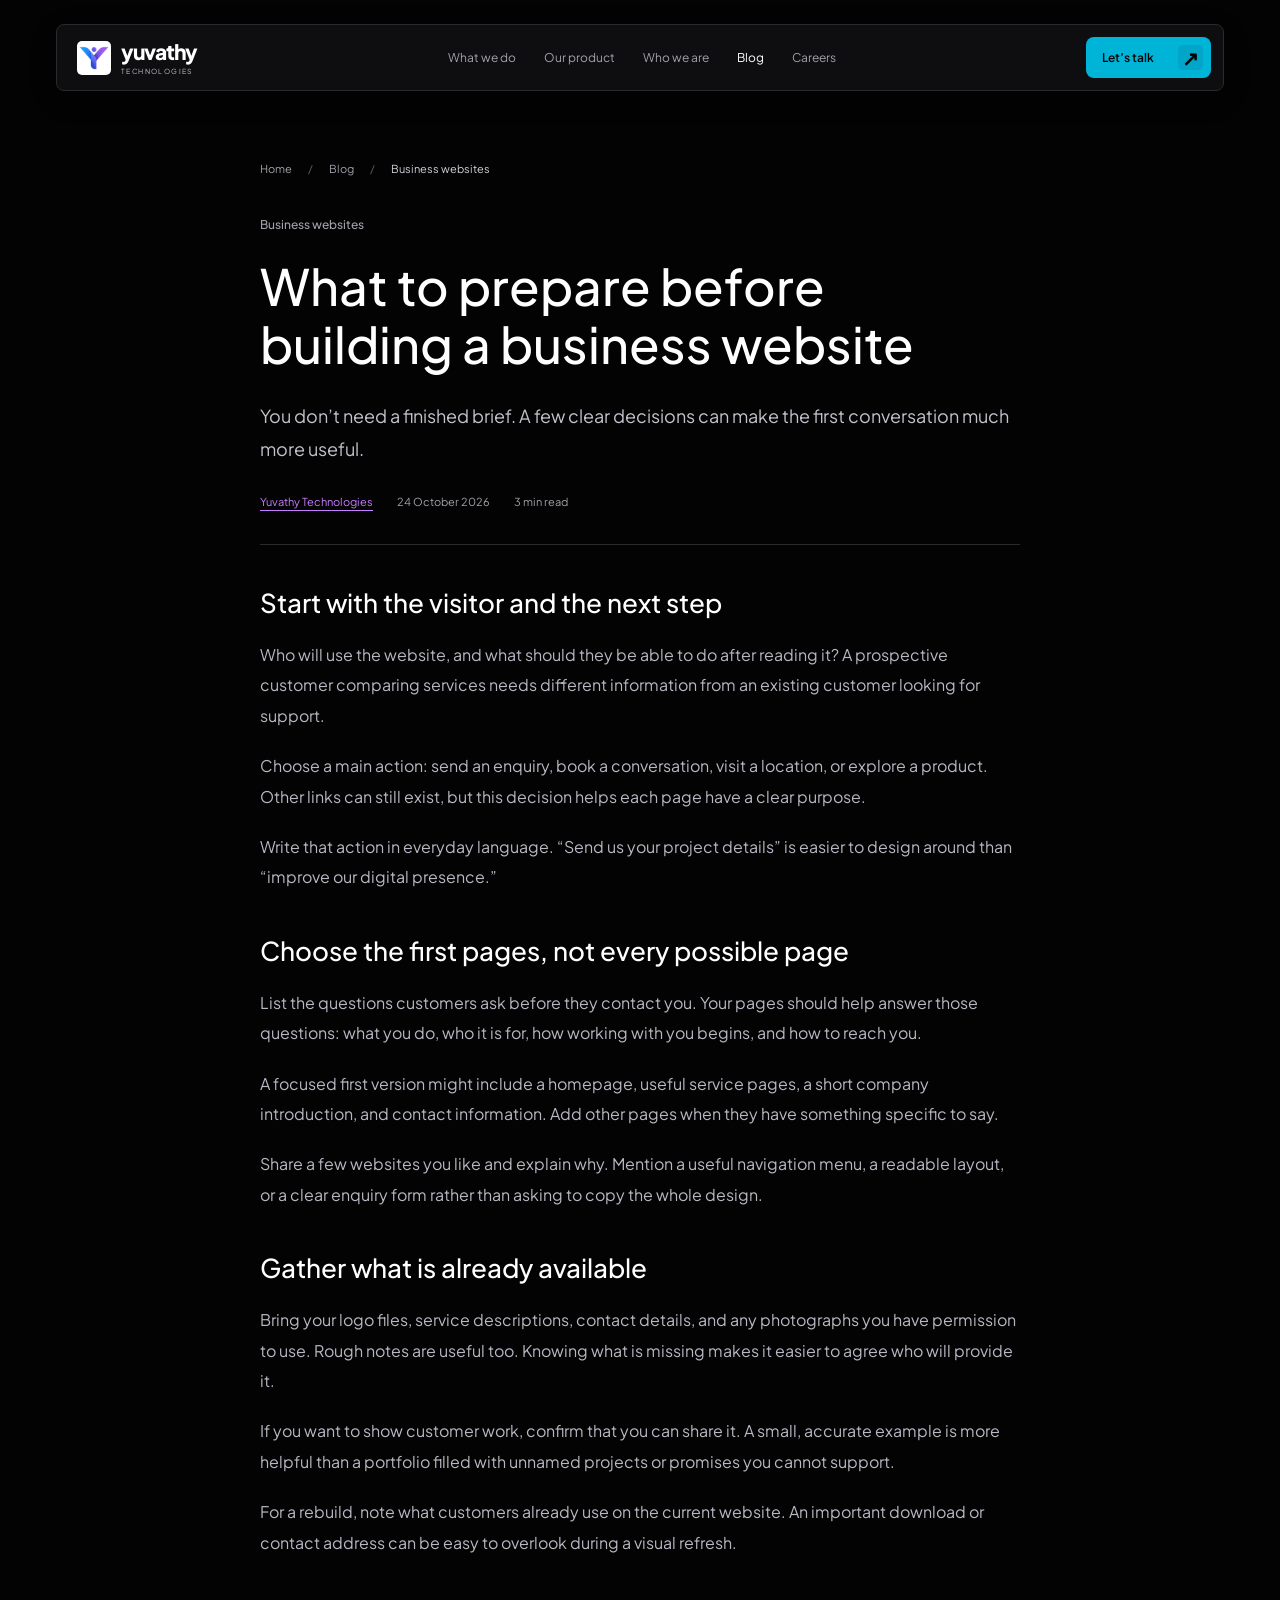
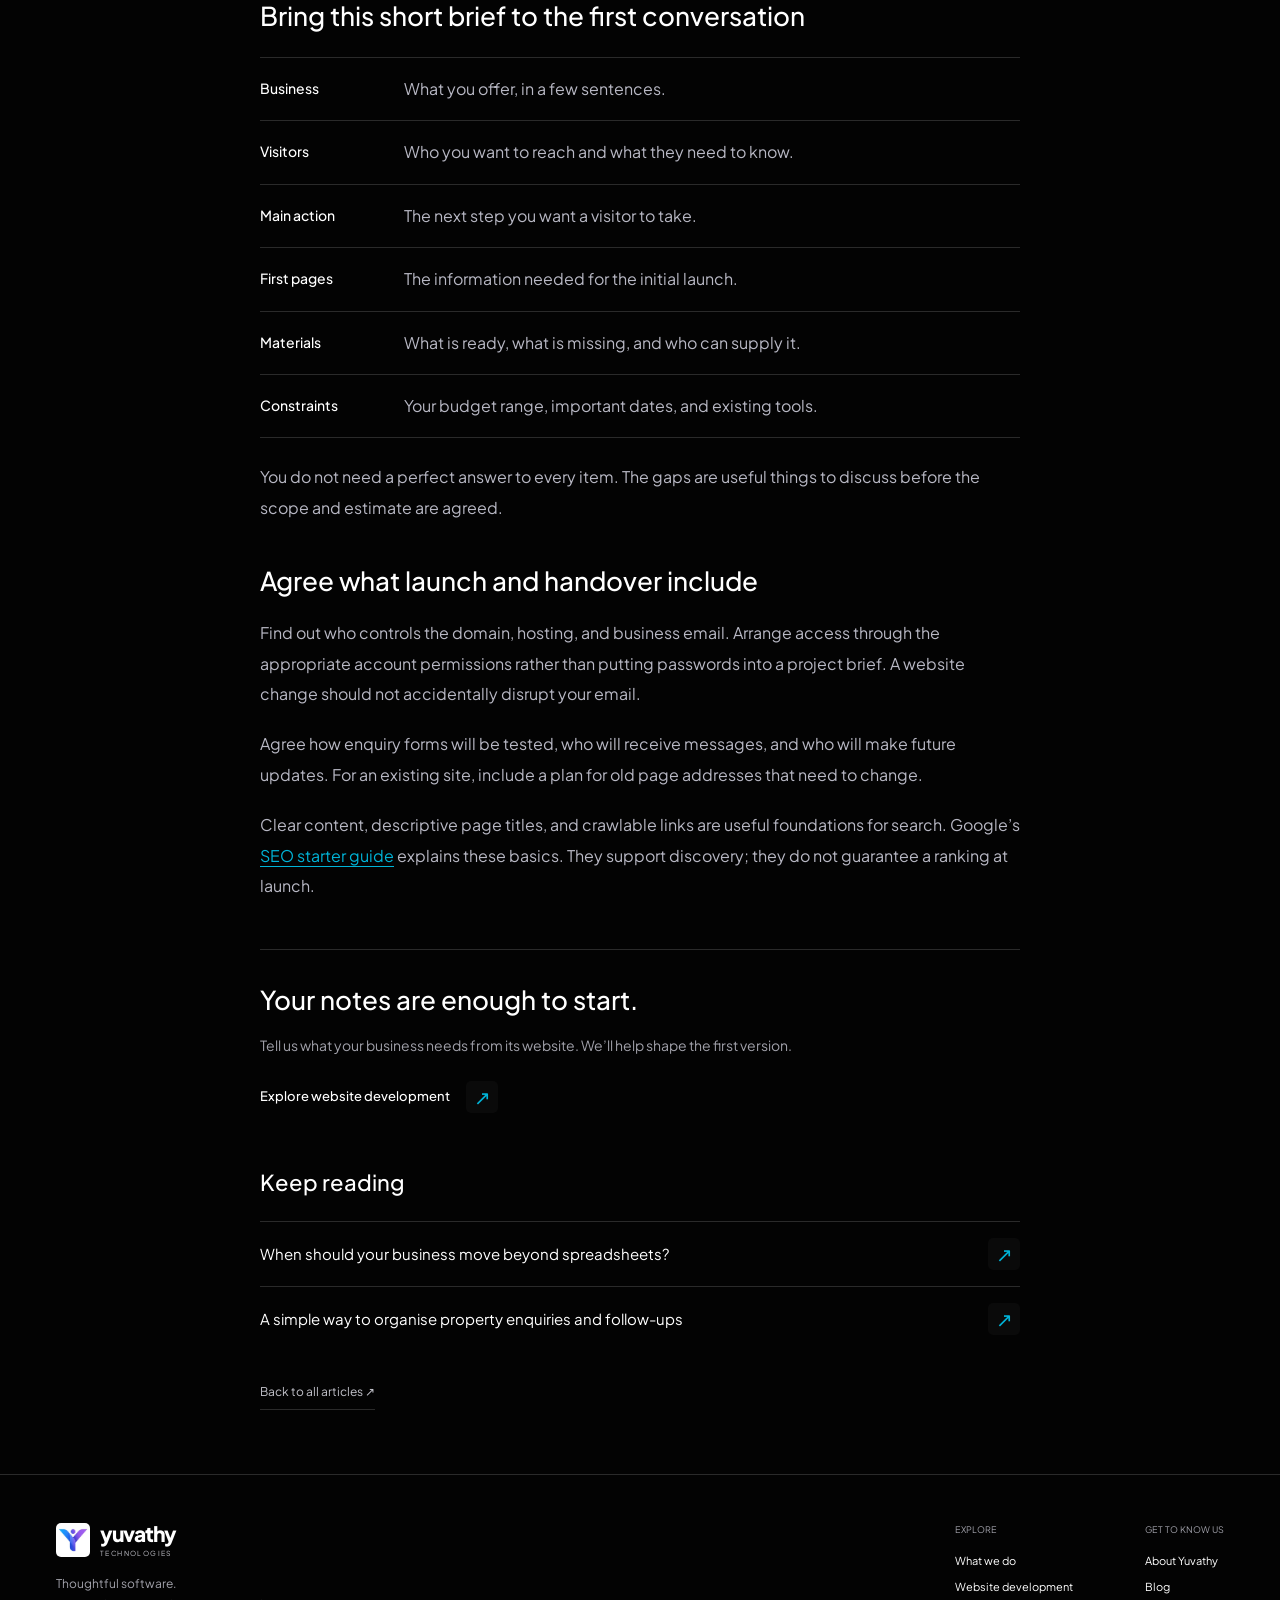
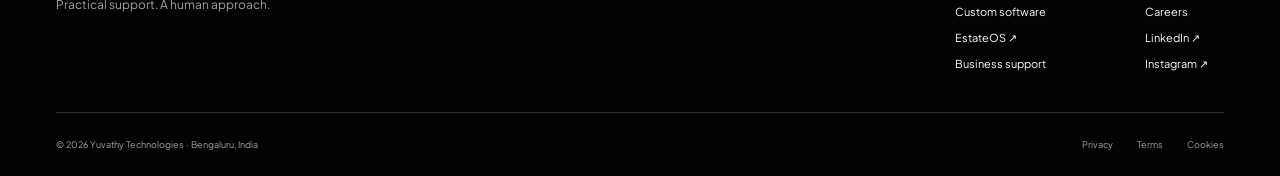
<file: blog/what-to-prepare-for-a-business-website/index.html>
<!DOCTYPE html>
<html lang="en-IN">

<head>
    <!-- Google tag (gtag.js) -->
    <script async src="https://www.googletagmanager.com/gtag/js?id=G-8HTMG8P2JD"></script>
    <script>
        window.dataLayer = window.dataLayer || [];
        function gtag(){dataLayer.push(arguments);}
        gtag('js', new Date());
        gtag('config', 'G-8HTMG8P2JD');
    </script>
    <meta charset="UTF-8">
    <meta name="viewport" content="width=device-width, initial-scale=1.0">

    <title>What to prepare before building a business website | Yuvathy</title>
    <meta name="description" content="A simple website project brief for business owners: your audience, main action, first pages, available content, and the access needed for launch.">
    <meta name="author" content="Yuvathy Technologies">
    <meta name="robots" content="index, follow, max-image-preview:large">
    <link rel="canonical" href="https://yuvathy.in/blog/what-to-prepare-for-a-business-website/">
    <meta name="theme-color" content="#030303">
    <link rel="icon" type="image/png" sizes="48x48" href="/assets/favicon-48.png">
    <link rel="icon" type="image/svg+xml" href="/assets/favicon.svg">
    <link rel="apple-touch-icon" sizes="180x180" href="/assets/apple-touch-icon.png">
    <link rel="manifest" href="/site.webmanifest">
    <link rel="alternate" type="application/rss+xml" title="Yuvathy Technologies Blog" href="/blog/feed.xml">
    <meta property="og:type" content="article">
    <meta property="og:site_name" content="Yuvathy Technologies">
    <meta property="og:locale" content="en_IN">
    <meta property="og:url" content="https://yuvathy.in/blog/what-to-prepare-for-a-business-website/">
    <meta property="og:title" content="What to prepare before building a business website | Yuvathy">
    <meta property="og:description" content="A simple website project brief for business owners: your audience, main action, first pages, available content, and the access needed for launch.">
    <meta property="og:image" content="https://yuvathy.in/assets/og.png">
    <meta property="og:image:width" content="1200">
    <meta property="og:image:height" content="630">
    <meta property="og:image:alt" content="Yuvathy Technologies">
    <meta name="twitter:card" content="summary_large_image">
    <meta name="twitter:title" content="What to prepare before building a business website | Yuvathy">
    <meta name="twitter:description" content="A simple website project brief for business owners: your audience, main action, first pages, available content, and the access needed for launch.">
    <meta name="twitter:image" content="https://yuvathy.in/assets/og.png">
    <meta name="twitter:image:alt" content="Yuvathy Technologies">
    <script type="application/ld+json">
{
    "@context": "https://schema.org",
    "@graph": [
        {
            "@type": "BlogPosting",
            "@id": "https://yuvathy.in/blog/what-to-prepare-for-a-business-website/#article",
            "url": "https://yuvathy.in/blog/what-to-prepare-for-a-business-website/",
            "mainEntityOfPage": {
                "@type": "WebPage",
                "@id": "https://yuvathy.in/blog/what-to-prepare-for-a-business-website/"
            },
            "headline": "What to prepare before building a business website",
            "description": "A simple website project brief for business owners: your audience, main action, first pages, available content, and the access needed for launch.",
            "datePublished": "2026-10-24",
            "dateModified": "2026-10-24",
            "author": {
                "@type": "Organization",
                "@id": "https://yuvathy.in/#organization",
                "name": "Yuvathy Technologies",
                "url": "https://yuvathy.in/#about"
            },
            "publisher": {
                "@type": "Organization",
                "@id": "https://yuvathy.in/#organization",
                "name": "Yuvathy Technologies",
                "url": "https://yuvathy.in/#about"
            },
            "articleSection": "Business websites",
            "wordCount": 468,
            "inLanguage": "en-IN",
            "isPartOf": {
                "@id": "https://yuvathy.in/blog/#blog"
            }
        },
        {
            "@type": "BreadcrumbList",
            "itemListElement": [
                {
                    "@type": "ListItem",
                    "position": 1,
                    "name": "Home",
                    "item": "https://yuvathy.in/"
                },
                {
                    "@type": "ListItem",
                    "position": 2,
                    "name": "Blog",
                    "item": "https://yuvathy.in/blog/"
                },
                {
                    "@type": "ListItem",
                    "position": 3,
                    "name": "What to prepare before building a business website",
                    "item": "https://yuvathy.in/blog/what-to-prepare-for-a-business-website/"
                }
            ]
        }
    ]
}
    </script>
    <link rel="preload" href="/assets/fonts/plus-jakarta-sans-latin-variable.woff2" as="font" type="font/woff2" crossorigin>
    <link rel="stylesheet" href="/css/site.css">
    <link rel="stylesheet" href="/css/pages.css">
</head>
<body class="blog-page article-page">
    <a href="#main" class="skip-link">Skip to content</a>
    <header class="site-header">
        <div class="container nav-island">
            <a href="/" class="brand" aria-label="Yuvathy Technologies home">
                <img src="/assets/yuvathy-symbol.png" alt="" width="35" height="35">
                <span><span class="brand-name">yuvathy</span><span class="brand-kicker">Technologies</span></span>
            </a>
            <nav class="desktop-nav" aria-label="Primary navigation">
                <a href="/#services">What we do</a>
                <a href="/#products">Our product</a>
                <a href="/#about">Who we are</a>
                <a href="/blog/" aria-current="true">Blog</a>
                <a href="/careers/">Careers</a>
            </nav>
            <a href="/#contact" class="button nav-contact">Let’s talk <span class="arrow" aria-hidden="true">↗</span></a>
            <button class="menu-toggle" aria-label="Open navigation" aria-expanded="false" aria-controls="mobile-navigation" type="button"><span></span><span></span></button>
        </div>
    </header>
    <nav class="mobile-menu" id="mobile-navigation" aria-label="Mobile navigation" inert>
        <a href="/#services">What we do</a>
        <a href="/#products">Our product</a>
        <a href="/#about">Who we are</a>
        <a href="/blog/" aria-current="true">Blog</a>
        <a href="/careers/">Careers</a>
        <a href="/#contact">Let’s talk ↗</a>
        <p>Bengaluru, India · hello@yuvathy.in</p>
    </nav>

    <main id="main" class="article-main">
        <article class="container article-width" aria-labelledby="article-title">
            <header class="article-header">
                <nav class="service-breadcrumb" aria-label="Breadcrumb"><ol><li><a href="/">Home</a></li><li><a href="/blog/">Blog</a></li><li aria-current="page">Business websites</li></ol></nav>
                <span class="eyebrow">Business websites</span><h1 id="article-title">What to prepare before building a business website</h1>
                <p class="article-intro">You don’t need a finished brief. A few clear decisions can make the first conversation much more useful.</p>
                <div class="article-meta"><a href="/#about" rel="author">Yuvathy Technologies</a><time datetime="2026-10-24">24 October 2026</time><span title="Estimated reading time">3 min read</span></div>
            </header>
            <div class="article-content">
                <section id="choose-the-visitor"><h2>Start with the visitor and the next step</h2><p>Who will use the website, and what should they be able to do after reading it? A prospective customer comparing services needs different information from an existing customer looking for support.</p><p>Choose a main action: send an enquiry, book a conversation, visit a location, or explore a product. Other links can still exist, but this decision helps each page have a clear purpose.</p><p>Write that action in everyday language. “Send us your project details” is easier to design around than “improve our digital presence.”</p></section>
                <section id="pick-the-first-pages"><h2>Choose the first pages, not every possible page</h2><p>List the questions customers ask before they contact you. Your pages should help answer those questions: what you do, who it is for, how working with you begins, and how to reach you.</p><p>A focused first version might include a homepage, useful service pages, a short company introduction, and contact information. Add other pages when they have something specific to say.</p><p>Share a few websites you like and explain why. Mention a useful navigation menu, a readable layout, or a clear enquiry form rather than asking to copy the whole design.</p></section>
                <section id="gather-the-material"><h2>Gather what is already available</h2><p>Bring your logo files, service descriptions, contact details, and any photographs you have permission to use. Rough notes are useful too. Knowing what is missing makes it easier to agree who will provide it.</p><p>If you want to show customer work, confirm that you can share it. A small, accurate example is more helpful than a portfolio filled with unnamed projects or promises you cannot support.</p><p>For a rebuild, note what customers already use on the current website. An important download or contact address can be easy to overlook during a visual refresh.</p></section>
                <section id="bring-a-short-brief"><h2>Bring this short brief to the first conversation</h2><dl class="article-brief"><div><dt>Business</dt><dd>What you offer, in a few sentences.</dd></div><div><dt>Visitors</dt><dd>Who you want to reach and what they need to know.</dd></div><div><dt>Main action</dt><dd>The next step you want a visitor to take.</dd></div><div><dt>First pages</dt><dd>The information needed for the initial launch.</dd></div><div><dt>Materials</dt><dd>What is ready, what is missing, and who can supply it.</dd></div><div><dt>Constraints</dt><dd>Your budget range, important dates, and existing tools.</dd></div></dl><p>You do not need a perfect answer to every item. The gaps are useful things to discuss before the scope and estimate are agreed.</p></section>
                <section id="agree-launch-needs"><h2>Agree what launch and handover include</h2><p>Find out who controls the domain, hosting, and business email. Arrange access through the appropriate account permissions rather than putting passwords into a project brief. A website change should not accidentally disrupt your email.</p><p>Agree how enquiry forms will be tested, who will receive messages, and who will make future updates. For an existing site, include a plan for old page addresses that need to change.</p><p>Clear content, descriptive page titles, and crawlable links are useful foundations for search. Google’s <a href="https://developers.google.com/search/docs/fundamentals/seo-starter-guide">SEO starter guide</a> explains these basics. They support discovery; they do not guarantee a ranking at launch.</p></section>
            </div>
            <footer class="article-cta"><h2>Your notes are enough to start.</h2><p>Tell us what your business needs from its website. We’ll help shape the first version.</p><a class="text-link" href="/services/website-development/">Explore website development <span class="arrow" aria-hidden="true">↗</span></a></footer>
        </article>
        <section class="container article-width article-related" aria-labelledby="related-title"><h2 id="related-title">Keep reading</h2>
                    <a class="article-related-link" href="/blog/when-to-move-beyond-spreadsheets/"><span>When should your business move beyond spreadsheets?</span><span class="arrow" aria-hidden="true">↗</span></a>
                    <a class="article-related-link" href="/blog/organise-property-enquiries-and-follow-ups/"><span>A simple way to organise property enquiries and follow-ups</span><span class="arrow" aria-hidden="true">↗</span></a>
            <a class="quiet-link article-back" href="/blog/">Back to all articles <span aria-hidden="true">↗</span></a>
        </section>
    </main>
    <footer class="site-footer">
        <div class="container">
            <div class="footer-top">
                <div class="footer-brand"><a href="/" class="brand" aria-label="Yuvathy Technologies home"><img src="/assets/yuvathy-symbol.png" alt="" width="35" height="35"><span><span class="brand-name">yuvathy</span><span class="brand-kicker">Technologies</span></span></a><p>Thoughtful software.<br>Practical support. A human approach.</p></div>
                <div class="footer-links">
                    <div><small>Explore</small><a href="/#services">What we do</a><a href="/services/website-development/">Website development</a><a href="/services/custom-software-development/">Custom software</a><a href="https://estateos.yuvathy.in" target="_blank" rel="noopener noreferrer">EstateOS ↗</a><a href="/services/accounting-compliance/">Business support</a></div>
                    <div><small>Get to know us</small><a href="/#about">About Yuvathy</a><a href="/blog/" aria-current="true">Blog</a><a href="/careers/">Careers</a><a href="https://www.linkedin.com/company/yuvathy-technologies/" target="_blank" rel="noopener noreferrer">LinkedIn ↗</a><a href="https://www.instagram.com/yuvathy.in/" target="_blank" rel="noopener noreferrer">Instagram ↗</a></div>
                </div>
            </div>
            <div class="footer-bottom"><span>© 2026 Yuvathy Technologies · Bengaluru, India</span><div class="footer-legal"><a href="/privacy.html">Privacy</a><a href="/terms.html">Terms</a><a href="/cookies.html">Cookies</a></div></div>
        </div>
    </footer>
    <script type="module" src="/js/site.js"></script>
</body>
</html>
</file>
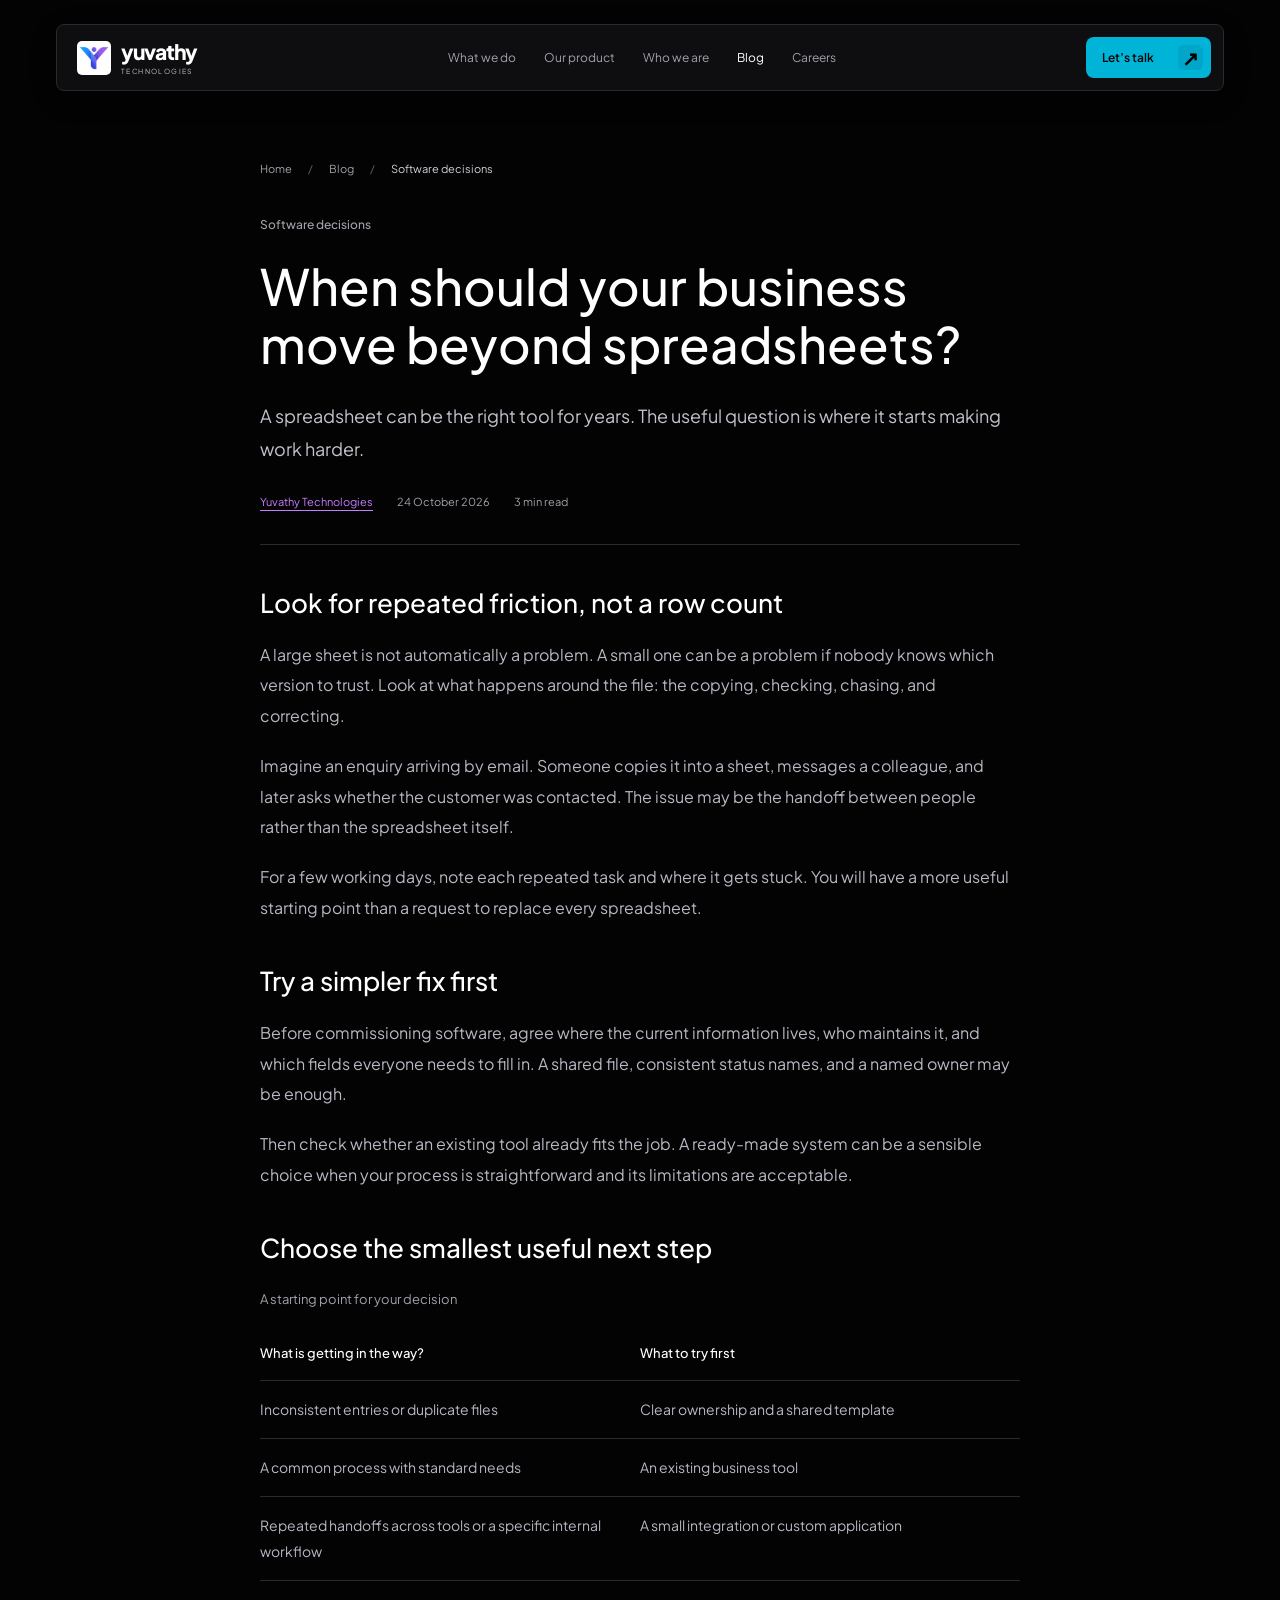
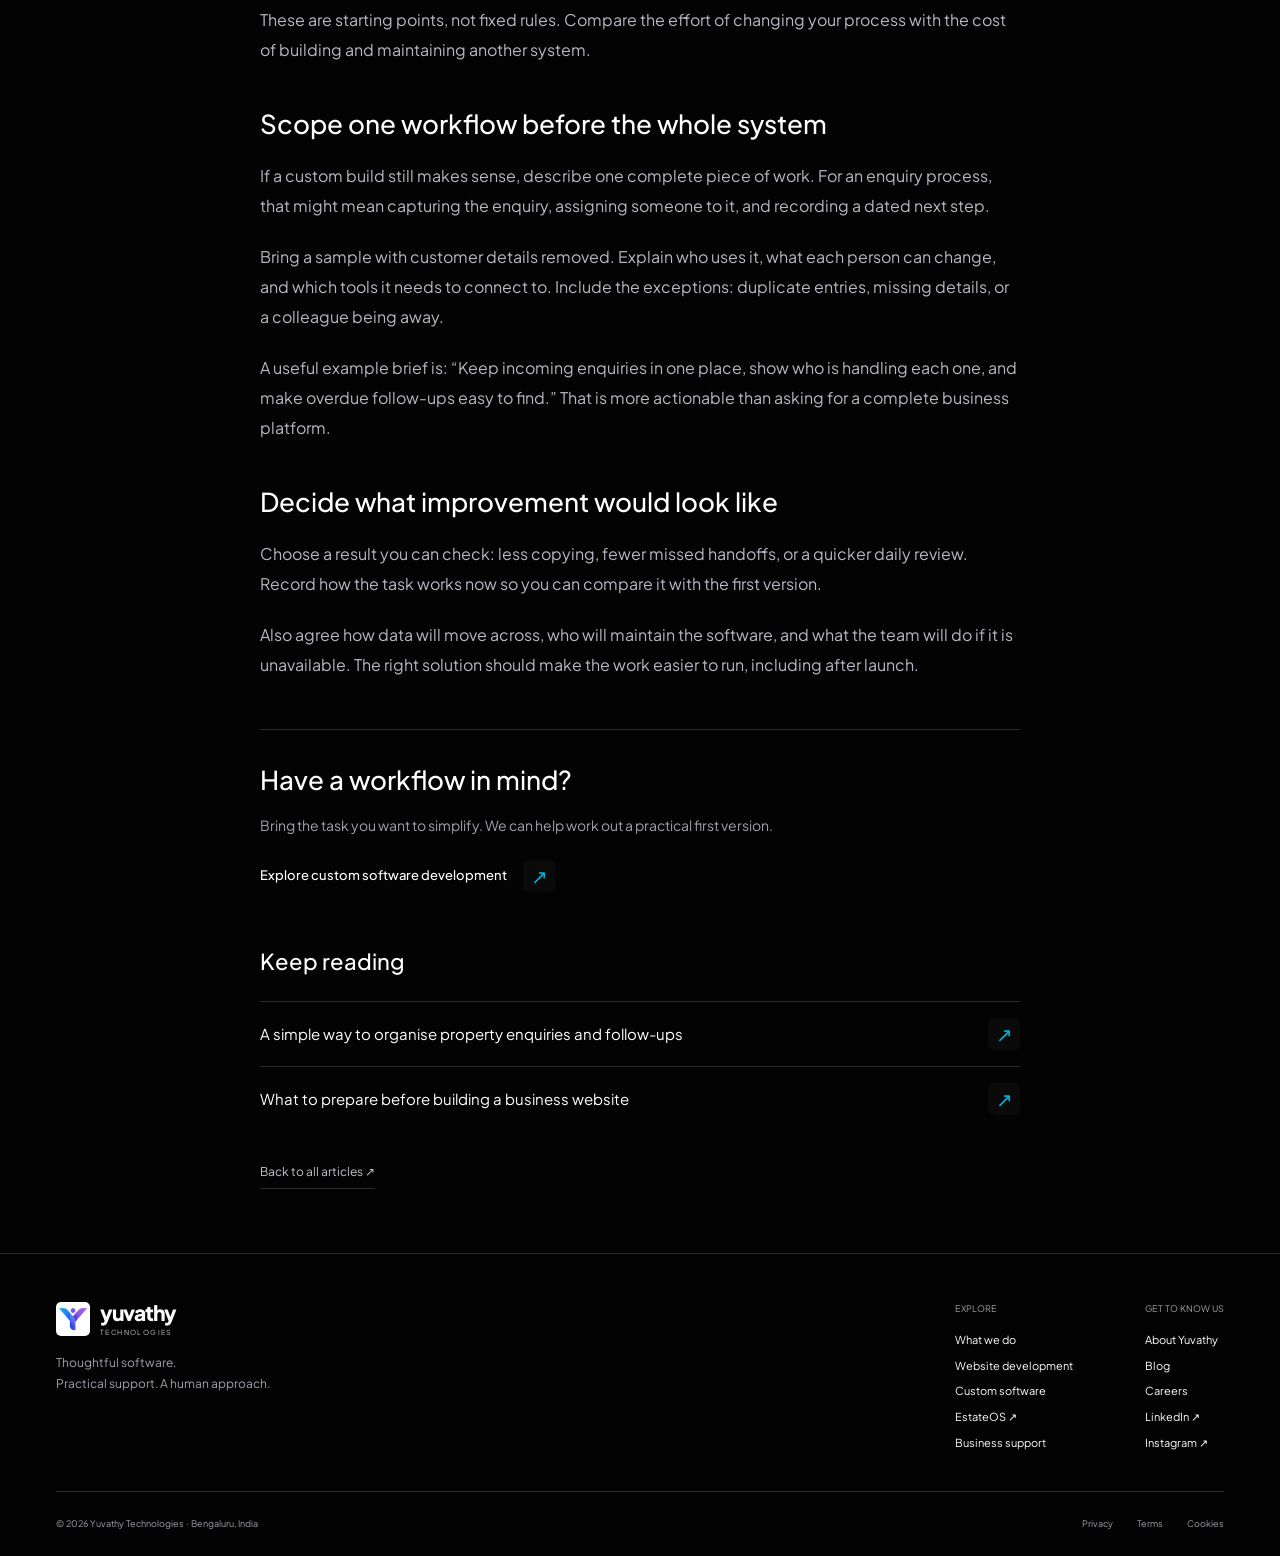
<file: blog/when-to-move-beyond-spreadsheets/index.html>
<!DOCTYPE html>
<html lang="en-IN">

<head>
    <!-- Google tag (gtag.js) -->
    <script async src="https://www.googletagmanager.com/gtag/js?id=G-8HTMG8P2JD"></script>
    <script>
        window.dataLayer = window.dataLayer || [];
        function gtag(){dataLayer.push(arguments);}
        gtag('js', new Date());
        gtag('config', 'G-8HTMG8P2JD');
    </script>
    <meta charset="UTF-8">
    <meta name="viewport" content="width=device-width, initial-scale=1.0">

    <title>When should your business move beyond spreadsheets? | Yuvathy</title>
    <meta name="description" content="A practical way to decide whether to improve your spreadsheet, use an existing tool, or build custom software around your business workflow.">
    <meta name="author" content="Yuvathy Technologies">
    <meta name="robots" content="index, follow, max-image-preview:large">
    <link rel="canonical" href="https://yuvathy.in/blog/when-to-move-beyond-spreadsheets/">
    <meta name="theme-color" content="#030303">
    <link rel="icon" type="image/png" sizes="48x48" href="/assets/favicon-48.png">
    <link rel="icon" type="image/svg+xml" href="/assets/favicon.svg">
    <link rel="apple-touch-icon" sizes="180x180" href="/assets/apple-touch-icon.png">
    <link rel="manifest" href="/site.webmanifest">
    <link rel="alternate" type="application/rss+xml" title="Yuvathy Technologies Blog" href="/blog/feed.xml">
    <meta property="og:type" content="article">
    <meta property="og:site_name" content="Yuvathy Technologies">
    <meta property="og:locale" content="en_IN">
    <meta property="og:url" content="https://yuvathy.in/blog/when-to-move-beyond-spreadsheets/">
    <meta property="og:title" content="When should your business move beyond spreadsheets? | Yuvathy">
    <meta property="og:description" content="A practical way to decide whether to improve your spreadsheet, use an existing tool, or build custom software around your business workflow.">
    <meta property="og:image" content="https://yuvathy.in/assets/og.png">
    <meta property="og:image:width" content="1200">
    <meta property="og:image:height" content="630">
    <meta property="og:image:alt" content="Yuvathy Technologies">
    <meta name="twitter:card" content="summary_large_image">
    <meta name="twitter:title" content="When should your business move beyond spreadsheets? | Yuvathy">
    <meta name="twitter:description" content="A practical way to decide whether to improve your spreadsheet, use an existing tool, or build custom software around your business workflow.">
    <meta name="twitter:image" content="https://yuvathy.in/assets/og.png">
    <meta name="twitter:image:alt" content="Yuvathy Technologies">
    <script type="application/ld+json">
{
    "@context": "https://schema.org",
    "@graph": [
        {
            "@type": "BlogPosting",
            "@id": "https://yuvathy.in/blog/when-to-move-beyond-spreadsheets/#article",
            "url": "https://yuvathy.in/blog/when-to-move-beyond-spreadsheets/",
            "mainEntityOfPage": {
                "@type": "WebPage",
                "@id": "https://yuvathy.in/blog/when-to-move-beyond-spreadsheets/"
            },
            "headline": "When should your business move beyond spreadsheets?",
            "description": "A practical way to decide whether to improve your spreadsheet, use an existing tool, or build custom software around your business workflow.",
            "datePublished": "2026-10-24",
            "dateModified": "2026-10-24",
            "author": {
                "@type": "Organization",
                "@id": "https://yuvathy.in/#organization",
                "name": "Yuvathy Technologies",
                "url": "https://yuvathy.in/#about"
            },
            "publisher": {
                "@type": "Organization",
                "@id": "https://yuvathy.in/#organization",
                "name": "Yuvathy Technologies",
                "url": "https://yuvathy.in/#about"
            },
            "articleSection": "Software decisions",
            "wordCount": 425,
            "inLanguage": "en-IN",
            "isPartOf": {
                "@id": "https://yuvathy.in/blog/#blog"
            }
        },
        {
            "@type": "BreadcrumbList",
            "itemListElement": [
                {
                    "@type": "ListItem",
                    "position": 1,
                    "name": "Home",
                    "item": "https://yuvathy.in/"
                },
                {
                    "@type": "ListItem",
                    "position": 2,
                    "name": "Blog",
                    "item": "https://yuvathy.in/blog/"
                },
                {
                    "@type": "ListItem",
                    "position": 3,
                    "name": "When should your business move beyond spreadsheets?",
                    "item": "https://yuvathy.in/blog/when-to-move-beyond-spreadsheets/"
                }
            ]
        }
    ]
}
    </script>
    <link rel="preload" href="/assets/fonts/plus-jakarta-sans-latin-variable.woff2" as="font" type="font/woff2" crossorigin>
    <link rel="stylesheet" href="/css/site.css">
    <link rel="stylesheet" href="/css/pages.css">
</head>
<body class="blog-page article-page">
    <a href="#main" class="skip-link">Skip to content</a>
    <header class="site-header">
        <div class="container nav-island">
            <a href="/" class="brand" aria-label="Yuvathy Technologies home">
                <img src="/assets/yuvathy-symbol.png" alt="" width="35" height="35">
                <span><span class="brand-name">yuvathy</span><span class="brand-kicker">Technologies</span></span>
            </a>
            <nav class="desktop-nav" aria-label="Primary navigation">
                <a href="/#services">What we do</a>
                <a href="/#products">Our product</a>
                <a href="/#about">Who we are</a>
                <a href="/blog/" aria-current="true">Blog</a>
                <a href="/careers/">Careers</a>
            </nav>
            <a href="/#contact" class="button nav-contact">Let’s talk <span class="arrow" aria-hidden="true">↗</span></a>
            <button class="menu-toggle" aria-label="Open navigation" aria-expanded="false" aria-controls="mobile-navigation" type="button"><span></span><span></span></button>
        </div>
    </header>
    <nav class="mobile-menu" id="mobile-navigation" aria-label="Mobile navigation" inert>
        <a href="/#services">What we do</a>
        <a href="/#products">Our product</a>
        <a href="/#about">Who we are</a>
        <a href="/blog/" aria-current="true">Blog</a>
        <a href="/careers/">Careers</a>
        <a href="/#contact">Let’s talk ↗</a>
        <p>Bengaluru, India · hello@yuvathy.in</p>
    </nav>

    <main id="main" class="article-main">
        <article class="container article-width" aria-labelledby="article-title">
            <header class="article-header">
                <nav class="service-breadcrumb" aria-label="Breadcrumb"><ol><li><a href="/">Home</a></li><li><a href="/blog/">Blog</a></li><li aria-current="page">Software decisions</li></ol></nav>
                <span class="eyebrow">Software decisions</span><h1 id="article-title">When should your business move beyond spreadsheets?</h1>
                <p class="article-intro">A spreadsheet can be the right tool for years. The useful question is where it starts making work harder.</p>
                <div class="article-meta"><a href="/#about" rel="author">Yuvathy Technologies</a><time datetime="2026-10-24">24 October 2026</time><span title="Estimated reading time">3 min read</span></div>
            </header>
            <div class="article-content">
                <section id="look-for-friction"><h2>Look for repeated friction, not a row count</h2><p>A large sheet is not automatically a problem. A small one can be a problem if nobody knows which version to trust. Look at what happens around the file: the copying, checking, chasing, and correcting.</p><p>Imagine an enquiry arriving by email. Someone copies it into a sheet, messages a colleague, and later asks whether the customer was contacted. The issue may be the handoff between people rather than the spreadsheet itself.</p><p>For a few working days, note each repeated task and where it gets stuck. You will have a more useful starting point than a request to replace every spreadsheet.</p></section>
                <section id="try-a-small-fix"><h2>Try a simpler fix first</h2><p>Before commissioning software, agree where the current information lives, who maintains it, and which fields everyone needs to fill in. A shared file, consistent status names, and a named owner may be enough.</p><p>Then check whether an existing tool already fits the job. A ready-made system can be a sensible choice when your process is straightforward and its limitations are acceptable.</p></section>
                <section id="choose-the-next-step"><h2>Choose the smallest useful next step</h2><table><caption>A starting point for your decision</caption><thead><tr><th scope="col">What is getting in the way?</th><th scope="col">What to try first</th></tr></thead><tbody><tr><td>Inconsistent entries or duplicate files</td><td>Clear ownership and a shared template</td></tr><tr><td>A common process with standard needs</td><td>An existing business tool</td></tr><tr><td>Repeated handoffs across tools or a specific internal workflow</td><td>A small integration or custom application</td></tr></tbody></table><p>These are starting points, not fixed rules. Compare the effort of changing your process with the cost of building and maintaining another system.</p></section>
                <section id="scope-one-workflow"><h2>Scope one workflow before the whole system</h2><p>If a custom build still makes sense, describe one complete piece of work. For an enquiry process, that might mean capturing the enquiry, assigning someone to it, and recording a dated next step.</p><p>Bring a sample with customer details removed. Explain who uses it, what each person can change, and which tools it needs to connect to. Include the exceptions: duplicate entries, missing details, or a colleague being away.</p><p>A useful example brief is: “Keep incoming enquiries in one place, show who is handling each one, and make overdue follow-ups easy to find.” That is more actionable than asking for a complete business platform.</p></section>
                <section id="define-the-result"><h2>Decide what improvement would look like</h2><p>Choose a result you can check: less copying, fewer missed handoffs, or a quicker daily review. Record how the task works now so you can compare it with the first version.</p><p>Also agree how data will move across, who will maintain the software, and what the team will do if it is unavailable. The right solution should make the work easier to run, including after launch.</p></section>
            </div>
            <footer class="article-cta"><h2>Have a workflow in mind?</h2><p>Bring the task you want to simplify. We can help work out a practical first version.</p><a class="text-link" href="/services/custom-software-development/">Explore custom software development <span class="arrow" aria-hidden="true">↗</span></a></footer>
        </article>
        <section class="container article-width article-related" aria-labelledby="related-title"><h2 id="related-title">Keep reading</h2>
                    <a class="article-related-link" href="/blog/organise-property-enquiries-and-follow-ups/"><span>A simple way to organise property enquiries and follow-ups</span><span class="arrow" aria-hidden="true">↗</span></a>
                    <a class="article-related-link" href="/blog/what-to-prepare-for-a-business-website/"><span>What to prepare before building a business website</span><span class="arrow" aria-hidden="true">↗</span></a>
            <a class="quiet-link article-back" href="/blog/">Back to all articles <span aria-hidden="true">↗</span></a>
        </section>
    </main>
    <footer class="site-footer">
        <div class="container">
            <div class="footer-top">
                <div class="footer-brand"><a href="/" class="brand" aria-label="Yuvathy Technologies home"><img src="/assets/yuvathy-symbol.png" alt="" width="35" height="35"><span><span class="brand-name">yuvathy</span><span class="brand-kicker">Technologies</span></span></a><p>Thoughtful software.<br>Practical support. A human approach.</p></div>
                <div class="footer-links">
                    <div><small>Explore</small><a href="/#services">What we do</a><a href="/services/website-development/">Website development</a><a href="/services/custom-software-development/">Custom software</a><a href="https://estateos.yuvathy.in" target="_blank" rel="noopener noreferrer">EstateOS ↗</a><a href="/services/accounting-compliance/">Business support</a></div>
                    <div><small>Get to know us</small><a href="/#about">About Yuvathy</a><a href="/blog/" aria-current="true">Blog</a><a href="/careers/">Careers</a><a href="https://www.linkedin.com/company/yuvathy-technologies/" target="_blank" rel="noopener noreferrer">LinkedIn ↗</a><a href="https://www.instagram.com/yuvathy.in/" target="_blank" rel="noopener noreferrer">Instagram ↗</a></div>
                </div>
            </div>
            <div class="footer-bottom"><span>© 2026 Yuvathy Technologies · Bengaluru, India</span><div class="footer-legal"><a href="/privacy.html">Privacy</a><a href="/terms.html">Terms</a><a href="/cookies.html">Cookies</a></div></div>
        </div>
    </footer>
    <script type="module" src="/js/site.js"></script>
</body>
</html>
</file>
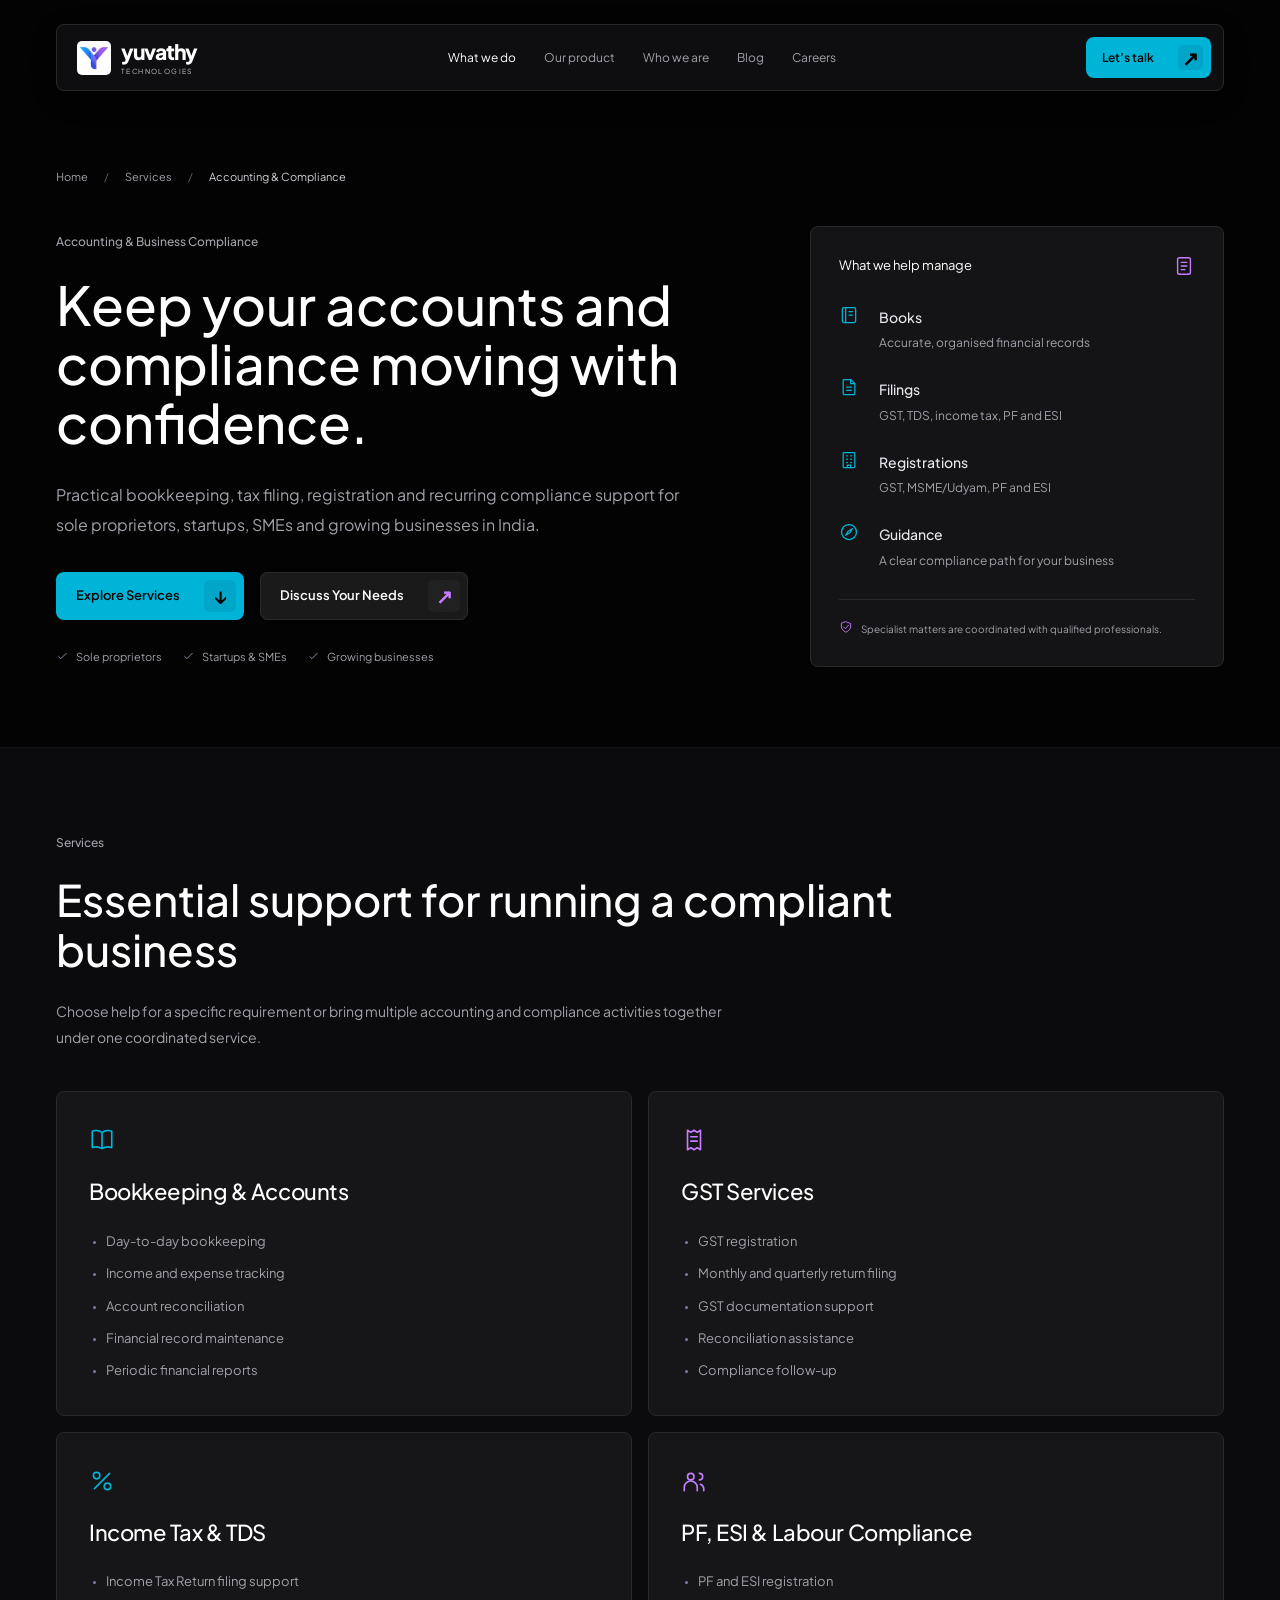
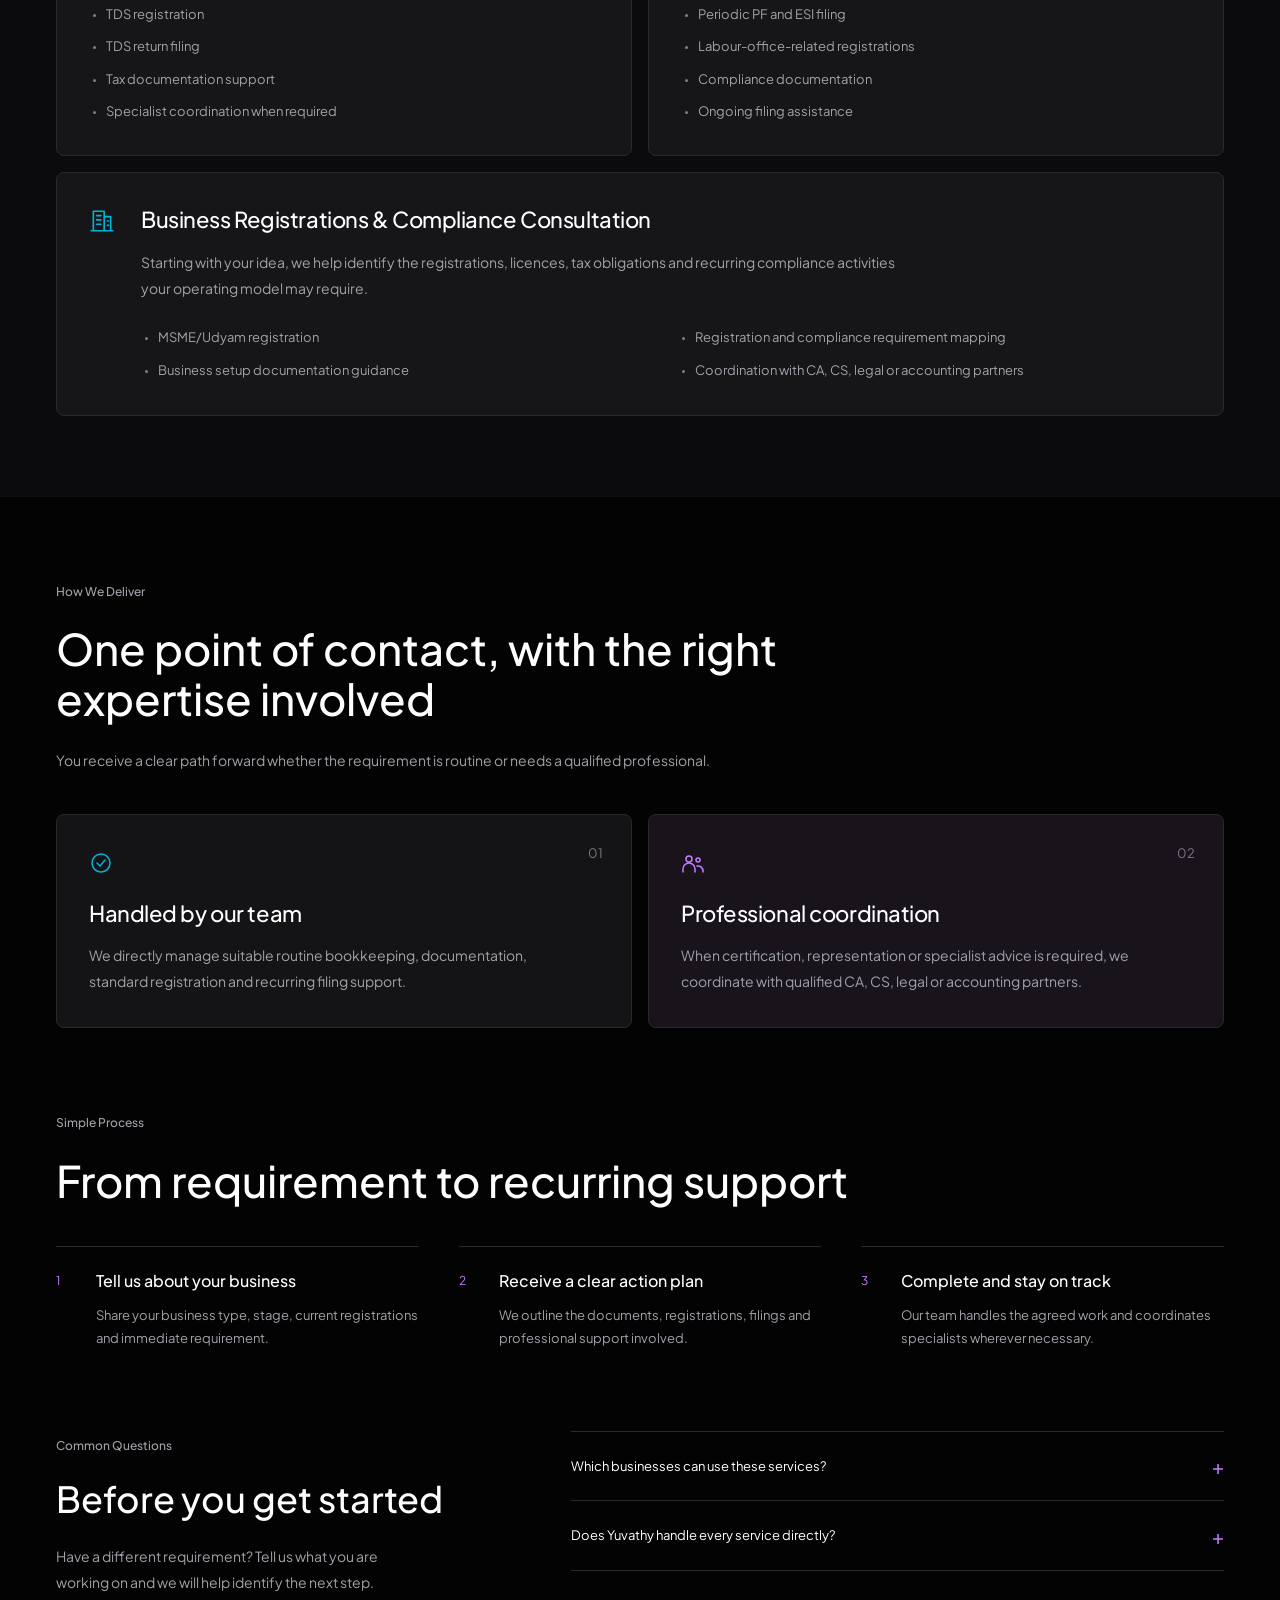
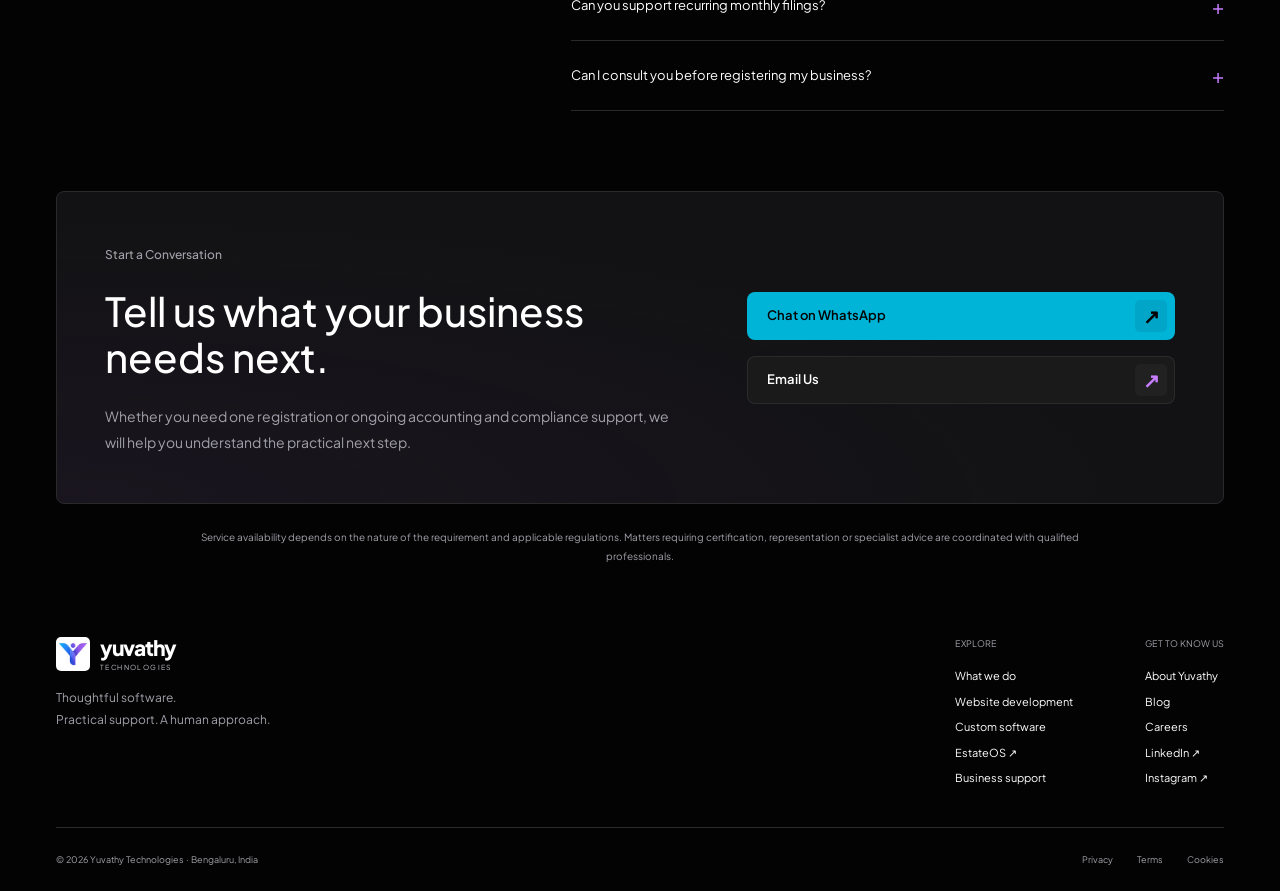
<file: services/accounting-compliance/index.html>
<!DOCTYPE html>
<html lang="en-IN">

<head>
    <!-- Google tag (gtag.js) -->
    <script async src="https://www.googletagmanager.com/gtag/js?id=G-8HTMG8P2JD"></script>
    <script>
        window.dataLayer = window.dataLayer || [];
        function gtag(){dataLayer.push(arguments);}
        gtag('js', new Date());
        gtag('config', 'G-8HTMG8P2JD');
    </script>
    <meta charset="UTF-8">
    <meta name="viewport" content="width=device-width, initial-scale=1.0">

    <title>Accounting, GST &amp; Business Compliance Services | Yuvathy</title>
    <meta name="description" content="Bookkeeping, GST filing, MSME registration, TDS, income tax, PF, ESI and compliance support for sole proprietors, startups and SMEs in India.">
    <meta name="keywords" content="bookkeeping services, GST registration, GST filing, MSME registration, TDS filing, income tax filing, PF ESI registration, business compliance services India">
    <meta name="author" content="Yuvathy Technologies">
    <meta name="robots" content="index, follow, max-image-preview:large">
    <link rel="canonical" href="https://yuvathy.in/services/accounting-compliance/">
    <meta name="theme-color" content="#030303">

    <link rel="icon" type="image/png" sizes="48x48" href="/assets/favicon-48.png">
    <link rel="icon" type="image/svg+xml" href="/assets/favicon.svg">
    <link rel="apple-touch-icon" sizes="180x180" href="/assets/apple-touch-icon.png">
    <link rel="manifest" href="/site.webmanifest">

    <meta property="og:type" content="website">
    <meta property="og:site_name" content="Yuvathy Technologies">
    <meta property="og:locale" content="en_IN">
    <meta property="og:url" content="https://yuvathy.in/services/accounting-compliance/">
    <meta property="og:title" content="Accounting, GST &amp; Business Compliance Services">
    <meta property="og:description" content="Practical bookkeeping, registration, tax filing and recurring compliance support for Indian businesses.">
    <meta property="og:image" content="https://yuvathy.in/assets/og.png">
    <meta property="og:image:width" content="1200">
    <meta property="og:image:height" content="630">
    <meta property="og:image:alt" content="Yuvathy Technologies accounting and business compliance services">

    <meta name="twitter:card" content="summary_large_image">
    <meta name="twitter:title" content="Accounting, GST &amp; Business Compliance Services">
    <meta name="twitter:description" content="Bookkeeping, GST, tax, registration and recurring compliance support for growing businesses.">
    <meta name="twitter:image" content="https://yuvathy.in/assets/og.png">
    <meta name="twitter:image:alt" content="Yuvathy Technologies accounting and business compliance services">

    <script type="application/ld+json">
    {
        "@context": "https://schema.org",
        "@graph": [
            {
                "@type": "Service",
                "@id": "https://yuvathy.in/services/accounting-compliance/#service",
                "name": "Accounting and Business Compliance Services",
                "url": "https://yuvathy.in/services/accounting-compliance/",
                "description": "Bookkeeping, GST registration and filing, MSME registration, TDS and income tax filing, PF and ESI support, labour compliance and business setup consultation.",
                "serviceType": "Accounting, tax filing, registration and business compliance support",
                "areaServed": {
                    "@type": "Country",
                    "name": "India"
                },
                "audience": {
                    "@type": "BusinessAudience",
                    "audienceType": "Sole proprietors, startups, SMEs and mid-sized businesses"
                },
                "provider": {
                    "@type": "Organization",
                    "@id": "https://yuvathy.in/#organization",
                    "name": "Yuvathy Technologies",
                    "url": "https://yuvathy.in/",
                    "logo": "https://yuvathy.in/assets/yuvathy-logo.jpg",
                    "email": "hello@yuvathy.in",
                    "telephone": "+91-74181-77976"
                },
                "hasOfferCatalog": {
                    "@type": "OfferCatalog",
                    "name": "Accounting and compliance services",
                    "itemListElement": [
                        {"@type": "Offer", "itemOffered": {"@type": "Service", "name": "Bookkeeping and accounts support"}},
                        {"@type": "Offer", "itemOffered": {"@type": "Service", "name": "GST registration and return filing"}},
                        {"@type": "Offer", "itemOffered": {"@type": "Service", "name": "Income tax and TDS filing support"}},
                        {"@type": "Offer", "itemOffered": {"@type": "Service", "name": "PF, ESI and labour compliance support"}},
                        {"@type": "Offer", "itemOffered": {"@type": "Service", "name": "MSME registration and business compliance consultation"}}
                    ]
                }
            },
            {
                "@type": "BreadcrumbList",
                "itemListElement": [
                    {
                        "@type": "ListItem",
                        "position": 1,
                        "name": "Home",
                        "item": "https://yuvathy.in/"
                    },
                    {
                        "@type": "ListItem",
                        "position": 2,
                        "name": "Services",
                        "item": "https://yuvathy.in/#services"
                    },
                    {
                        "@type": "ListItem",
                        "position": 3,
                        "name": "Accounting & Business Compliance",
                        "item": "https://yuvathy.in/services/accounting-compliance/"
                    }
                ]
            },
            {
                "@type": "FAQPage",
                "mainEntity": [
                    {
                        "@type": "Question",
                        "name": "Which businesses can use these services?",
                        "acceptedAnswer": {
                            "@type": "Answer",
                            "text": "The services are designed for sole proprietors, self-employed professionals, startups, SMEs and growing mid-sized businesses in India."
                        }
                    },
                    {
                        "@type": "Question",
                        "name": "Does Yuvathy handle every service directly?",
                        "acceptedAnswer": {
                            "@type": "Answer",
                            "text": "Yuvathy handles suitable routine bookkeeping, documentation, registration and filing support directly. Matters requiring certification, representation or specialist advice are coordinated with qualified CA, CS, legal or accounting partners."
                        }
                    },
                    {
                        "@type": "Question",
                        "name": "Can you support recurring monthly filings?",
                        "acceptedAnswer": {
                            "@type": "Answer",
                            "text": "Yes. Support can include recurring bookkeeping and applicable GST, TDS, PF and ESI filing activities based on the business requirements."
                        }
                    },
                    {
                        "@type": "Question",
                        "name": "Can I consult you before registering my business?",
                        "acceptedAnswer": {
                            "@type": "Answer",
                            "text": "Yes. Yuvathy can review the business idea and operating model, outline likely registrations and compliance requirements, and coordinate specialist support where necessary."
                        }
                    }
                ]
            }
        ]
    }
    </script>

    <link rel="preload" href="/assets/fonts/plus-jakarta-sans-latin-variable.woff2" as="font" type="font/woff2" crossorigin>
    <link rel="stylesheet" href="/css/site.css">
    <link rel="stylesheet" href="/css/pages.css">
</head>

<body class="service-detail-page">
    <a href="#main" class="skip-link">Skip to content</a>
    <header class="site-header">
        <div class="container nav-island">
            <a href="/" class="brand" aria-label="Yuvathy Technologies home">
                <img src="/assets/yuvathy-symbol.png" alt="" width="35" height="35">
                <span><span class="brand-name">yuvathy</span><span class="brand-kicker">Technologies</span></span>
            </a>
            <nav class="desktop-nav" aria-label="Primary navigation">
                <a href="/#services" aria-current="page">What we do</a>
                <a href="/#products">Our product</a>
                <a href="/#about">Who we are</a>
                <a href="/blog/">Blog</a>
                <a href="/careers/">Careers</a>
            </nav>
            <a href="/#contact" class="button nav-contact">Let’s talk <span class="arrow" aria-hidden="true">↗</span></a>
            <button class="menu-toggle" aria-label="Open navigation" aria-expanded="false" aria-controls="mobile-navigation" type="button"><span></span><span></span></button>
        </div>
    </header>
    <nav class="mobile-menu" id="mobile-navigation" aria-label="Mobile navigation" inert>
        <a href="/#services">What we do</a>
        <a href="/#products">Our product</a>
        <a href="/#about">Who we are</a>
        <a href="/blog/">Blog</a>
        <a href="/careers/">Careers</a>
        <a href="/#contact">Let’s talk ↗</a>
        <p>Bengaluru, India · hello@yuvathy.in</p>
    </nav>

    <main id="main">
        <section class="service-hero" aria-labelledby="service-page-title">
            <div class="container">
                <nav class="service-breadcrumb" aria-label="Breadcrumb">
                    <ol>
                        <li><a href="/">Home</a></li>
                        <li><a href="/#services">Services</a></li>
                        <li aria-current="page">Accounting &amp; Compliance</li>
                    </ol>
                </nav>

                <div class="service-hero-grid">
                    <div class="service-hero-content">
                        <span class="eyebrow">Accounting &amp; Business Compliance</span>
                        <h1 id="service-page-title">Keep your accounts and compliance moving with confidence.</h1>
                        <p>Practical bookkeeping, tax filing, registration and recurring compliance support for sole proprietors, startups, SMEs and growing businesses in India.</p>

                        <div class="service-hero-actions">
                            <a href="#service-options" class="button">Explore Services <span class="arrow" aria-hidden="true">↓</span></a>
                            <a href="https://wa.me/917418177976?text=Hello%20Yuvathy%2C%20I%20would%20like%20to%20discuss%20accounting%20and%20compliance%20services." class="button button-secondary" target="_blank" rel="noopener noreferrer">
                                Discuss Your Needs <span class="arrow" aria-hidden="true">↗</span>
                            </a>
                        </div>

                        <ul class="service-audience" aria-label="Businesses we support">
                            <li><svg class="page-icon" viewBox="0 0 24 24" fill="none" stroke="currentColor" stroke-width="1.5" stroke-linecap="round" stroke-linejoin="round" aria-hidden="true"><path d="m5 12 4 4L19 6"/></svg> Sole proprietors</li>
                            <li><svg class="page-icon" viewBox="0 0 24 24" fill="none" stroke="currentColor" stroke-width="1.5" stroke-linecap="round" stroke-linejoin="round" aria-hidden="true"><path d="m5 12 4 4L19 6"/></svg> Startups &amp; SMEs</li>
                            <li><svg class="page-icon" viewBox="0 0 24 24" fill="none" stroke="currentColor" stroke-width="1.5" stroke-linecap="round" stroke-linejoin="round" aria-hidden="true"><path d="m5 12 4 4L19 6"/></svg> Growing businesses</li>
                        </ul>
                    </div>

                    <aside class="service-overview" aria-label="Service overview">
                        <div class="service-overview-heading">
                            <span>What we help manage</span>
                            <svg class="page-icon" viewBox="0 0 24 24" fill="none" stroke="currentColor" stroke-width="1.5" stroke-linecap="round" stroke-linejoin="round" aria-hidden="true"><rect x="5" y="3" width="14" height="18" rx="2"/><path d="M9 8h6M9 12h6M9 16h4"/></svg>
                        </div>
                        <ul>
                            <li><svg class="page-icon" viewBox="0 0 24 24" fill="none" stroke="currentColor" stroke-width="1.5" stroke-linecap="round" stroke-linejoin="round" aria-hidden="true"><rect x="4" y="3" width="16" height="18" rx="2"/><path d="M8 3v18M12 8h4M12 12h4"/></svg><span><strong>Books</strong>Accurate, organised financial records</span></li>
                            <li><svg class="page-icon" viewBox="0 0 24 24" fill="none" stroke="currentColor" stroke-width="1.5" stroke-linecap="round" stroke-linejoin="round" aria-hidden="true"><path d="M14 3H6a1 1 0 0 0-1 1v16a1 1 0 0 0 1 1h12a1 1 0 0 0 1-1V8Z"/><path d="M14 3v5h5M9 12h6M9 16h6"/></svg><span><strong>Filings</strong>GST, TDS, income tax, PF and ESI</span></li>
                            <li><svg class="page-icon" viewBox="0 0 24 24" fill="none" stroke="currentColor" stroke-width="1.5" stroke-linecap="round" stroke-linejoin="round" aria-hidden="true"><rect x="5" y="3" width="14" height="18" rx="1"/><path d="M9 7h1m4 0h1M9 11h1m4 0h1M9 15h1m4 0h1M10 21v-3h4v3"/></svg><span><strong>Registrations</strong>GST, MSME/Udyam, PF and ESI</span></li>
                            <li><svg class="page-icon" viewBox="0 0 24 24" fill="none" stroke="currentColor" stroke-width="1.5" stroke-linecap="round" stroke-linejoin="round" aria-hidden="true"><circle cx="12" cy="12" r="9"/><path d="m16 8-3 5-5 3 3-5Z"/></svg><span><strong>Guidance</strong>A clear compliance path for your business</span></li>
                        </ul>
                        <p><svg class="page-icon" viewBox="0 0 24 24" fill="none" stroke="currentColor" stroke-width="1.5" stroke-linecap="round" stroke-linejoin="round" aria-hidden="true"><path d="m12 3 8 3v6c0 5-8 9-8 9s-8-4-8-9V6Z"/><path d="m8 12 3 3 5-6"/></svg> Specialist matters are coordinated with qualified professionals.</p>
                    </aside>
                </div>
            </div>
        </section>

        <section id="service-options" class="compliance-services" aria-labelledby="service-options-title">
            <div class="container">
                <header class="section-header">
                    <span class="eyebrow">Services</span>
                    <h2 id="service-options-title">Essential support for running a compliant business</h2>
                    <p>Choose help for a specific requirement or bring multiple accounting and compliance activities together under one coordinated service.</p>
                </header>

                <div class="compliance-services-grid">
                    <article class="compliance-service-card">
                        <div class="compliance-card-icon"><svg class="page-icon" viewBox="0 0 24 24" fill="none" stroke="currentColor" stroke-width="1.5" stroke-linecap="round" stroke-linejoin="round" aria-hidden="true"><path d="M12 5C9 3 5 3 3 4v15c3-1 6-1 9 1 3-2 6-2 9-1V4c-2-1-6-1-9 1Zm0 0v15"/></svg></div>
                        <h3>Bookkeeping &amp; Accounts</h3>
                        <ul>
                            <li>Day-to-day bookkeeping</li>
                            <li>Income and expense tracking</li>
                            <li>Account reconciliation</li>
                            <li>Financial record maintenance</li>
                            <li>Periodic financial reports</li>
                        </ul>
                    </article>

                    <article class="compliance-service-card">
                        <div class="compliance-card-icon"><svg class="page-icon" viewBox="0 0 24 24" fill="none" stroke="currentColor" stroke-width="1.5" stroke-linecap="round" stroke-linejoin="round" aria-hidden="true"><path d="m6 3 3 2 3-2 3 2 3-2v18l-3-2-3 2-3-2-3 2Z"/><path d="M9 9h6M9 13h6"/></svg></div>
                        <h3>GST Services</h3>
                        <ul>
                            <li>GST registration</li>
                            <li>Monthly and quarterly return filing</li>
                            <li>GST documentation support</li>
                            <li>Reconciliation assistance</li>
                            <li>Compliance follow-up</li>
                        </ul>
                    </article>

                    <article class="compliance-service-card">
                        <div class="compliance-card-icon"><svg class="page-icon" viewBox="0 0 24 24" fill="none" stroke="currentColor" stroke-width="1.5" stroke-linecap="round" stroke-linejoin="round" aria-hidden="true"><path d="m5 19 14-14"/><circle cx="7" cy="7" r="3"/><circle cx="17" cy="17" r="3"/></svg></div>
                        <h3>Income Tax &amp; TDS</h3>
                        <ul>
                            <li>Income Tax Return filing support</li>
                            <li>TDS registration</li>
                            <li>TDS return filing</li>
                            <li>Tax documentation support</li>
                            <li>Specialist coordination when required</li>
                        </ul>
                    </article>

                    <article class="compliance-service-card">
                        <div class="compliance-card-icon"><svg class="page-icon" viewBox="0 0 24 24" fill="none" stroke="currentColor" stroke-width="1.5" stroke-linecap="round" stroke-linejoin="round" aria-hidden="true"><circle cx="9" cy="8" r="3"/><path d="M3 21v-3a6 6 0 0 1 12 0v3M17 5a3 3 0 0 1 0 6m1 4a5 5 0 0 1 3 4v2"/></svg></div>
                        <h3>PF, ESI &amp; Labour Compliance</h3>
                        <ul>
                            <li>PF and ESI registration</li>
                            <li>Periodic PF and ESI filing</li>
                            <li>Labour-office-related registrations</li>
                            <li>Compliance documentation</li>
                            <li>Ongoing filing assistance</li>
                        </ul>
                    </article>

                    <article class="compliance-service-card compliance-service-card-wide">
                        <div class="compliance-card-icon"><svg class="page-icon" viewBox="0 0 24 24" fill="none" stroke="currentColor" stroke-width="1.5" stroke-linecap="round" stroke-linejoin="round" aria-hidden="true"><path d="M4 21V3h10v18M14 8h6v13M2 21h20M7 7h4M7 11h4M7 15h4M17 12h1M17 16h1"/></svg></div>
                        <div>
                            <h3>Business Registrations &amp; Compliance Consultation</h3>
                            <p>Starting with your idea, we help identify the registrations, licences, tax obligations and recurring compliance activities your operating model may require.</p>
                            <ul>
                                <li>MSME/Udyam registration</li>
                                <li>Registration and compliance requirement mapping</li>
                                <li>Business setup documentation guidance</li>
                                <li>Coordination with CA, CS, legal or accounting partners</li>
                            </ul>
                        </div>
                    </article>
                </div>
            </div>
        </section>

        <section class="delivery-model" aria-labelledby="delivery-model-title">
            <div class="container">
                <header class="section-header">
                    <span class="eyebrow">How We Deliver</span>
                    <h2 id="delivery-model-title">One point of contact, with the right expertise involved</h2>
                    <p>You receive a clear path forward whether the requirement is routine or needs a qualified professional.</p>
                </header>

                <div class="delivery-model-grid">
                    <article class="delivery-card">
                        <span class="delivery-number">01</span>
                        <div class="delivery-icon"><svg class="page-icon" viewBox="0 0 24 24" fill="none" stroke="currentColor" stroke-width="1.5" stroke-linecap="round" stroke-linejoin="round" aria-hidden="true"><circle cx="12" cy="12" r="9"/><path d="m8 12 3 3 5-6"/></svg></div>
                        <h3>Handled by our team</h3>
                        <p>We directly manage suitable routine bookkeeping, documentation, standard registration and recurring filing support.</p>
                    </article>

                    <article class="delivery-card delivery-card-accent">
                        <span class="delivery-number">02</span>
                        <div class="delivery-icon"><svg class="page-icon" viewBox="0 0 24 24" fill="none" stroke="currentColor" stroke-width="1.5" stroke-linecap="round" stroke-linejoin="round" aria-hidden="true"><circle cx="8" cy="8" r="3"/><circle cx="17" cy="9" r="2"/><path d="M2 21v-3a6 6 0 0 1 12 0v3m2-6a5 5 0 0 1 6 5v1"/></svg></div>
                        <h3>Professional coordination</h3>
                        <p>When certification, representation or specialist advice is required, we coordinate with qualified CA, CS, legal or accounting partners.</p>
                    </article>
                </div>
            </div>
        </section>

        <section class="compliance-process" aria-labelledby="process-title">
            <div class="container">
                <header class="section-header">
                    <span class="eyebrow">Simple Process</span>
                    <h2 id="process-title">From requirement to recurring support</h2>
                </header>

                <ol class="compliance-process-list">
                    <li>
                        <span>1</span>
                        <div>
                            <h3>Tell us about your business</h3>
                            <p>Share your business type, stage, current registrations and immediate requirement.</p>
                        </div>
                    </li>
                    <li>
                        <span>2</span>
                        <div>
                            <h3>Receive a clear action plan</h3>
                            <p>We outline the documents, registrations, filings and professional support involved.</p>
                        </div>
                    </li>
                    <li>
                        <span>3</span>
                        <div>
                            <h3>Complete and stay on track</h3>
                            <p>Our team handles the agreed work and coordinates specialists wherever necessary.</p>
                        </div>
                    </li>
                </ol>
            </div>
        </section>

        <section class="service-faq" aria-labelledby="service-faq-title">
            <div class="container service-faq-layout">
                <header class="service-faq-intro">
                    <span class="eyebrow">Common Questions</span>
                    <h2 id="service-faq-title">Before you get started</h2>
                    <p>Have a different requirement? Tell us what you are working on and we will help identify the next step.</p>
                </header>

                <div class="faq-list">
                    <details class="faq-item">
                        <summary>Which businesses can use these services?</summary>
                        <p>Our services are designed for sole proprietors, self-employed professionals, startups, SMEs and growing mid-sized businesses in India.</p>
                    </details>

                    <details class="faq-item">
                        <summary>Does Yuvathy handle every service directly?</summary>
                        <p>We handle suitable routine bookkeeping, documentation, registration and filing support directly. Matters requiring certification, representation or specialist advice are coordinated with qualified CA, CS, legal or accounting partners.</p>
                    </details>

                    <details class="faq-item">
                        <summary>Can you support recurring monthly filings?</summary>
                        <p>Yes. Support can include recurring bookkeeping and applicable GST, TDS, PF and ESI filing activities based on your business requirements.</p>
                    </details>

                    <details class="faq-item">
                        <summary>Can I consult you before registering my business?</summary>
                        <p>Yes. We can review your idea and operating model, outline likely registrations and compliance requirements, and coordinate specialist support where necessary.</p>
                    </details>
                </div>
            </div>
        </section>

        <section class="service-page-cta" aria-labelledby="service-cta-title">
            <div class="container">
                <div class="service-cta-card">
                    <div>
                        <span class="eyebrow">Start a Conversation</span>
                        <h2 id="service-cta-title">Tell us what your business needs next.</h2>
                        <p>Whether you need one registration or ongoing accounting and compliance support, we will help you understand the practical next step.</p>
                    </div>
                    <div class="service-cta-actions">
                        <a href="https://wa.me/917418177976?text=Hello%20Yuvathy%2C%20I%20would%20like%20to%20discuss%20accounting%20and%20compliance%20services." class="button" target="_blank" rel="noopener noreferrer">
                            Chat on WhatsApp <span class="arrow" aria-hidden="true">↗</span>
                        </a>
                        <a href="mailto:hello@yuvathy.in?subject=Accounting%20and%20Compliance%20Services" class="button button-secondary">
                            Email Us <span class="arrow" aria-hidden="true">↗</span>
                        </a>
                    </div>
                </div>
                <p class="service-disclaimer">Service availability depends on the nature of the requirement and applicable regulations. Matters requiring certification, representation or specialist advice are coordinated with qualified professionals.</p>
            </div>
        </section>
    </main>

    <footer class="site-footer">
        <div class="container">
            <div class="footer-top">
                <div class="footer-brand"><a href="/" class="brand" aria-label="Yuvathy Technologies home"><img src="/assets/yuvathy-symbol.png" alt="" width="35" height="35"><span><span class="brand-name">yuvathy</span><span class="brand-kicker">Technologies</span></span></a><p>Thoughtful software.<br>Practical support. A human approach.</p></div>
                <div class="footer-links">
                    <div><small>Explore</small><a href="/#services">What we do</a><a href="/services/website-development/">Website development</a><a href="/services/custom-software-development/">Custom software</a><a href="https://estateos.yuvathy.in" target="_blank" rel="noopener noreferrer">EstateOS ↗</a><a href="/services/accounting-compliance/">Business support</a></div>
                    <div><small>Get to know us</small><a href="/#about">About Yuvathy</a><a href="/blog/">Blog</a><a href="/careers/">Careers</a><a href="https://www.linkedin.com/company/yuvathy-technologies/" target="_blank" rel="noopener noreferrer">LinkedIn ↗</a><a href="https://www.instagram.com/yuvathy.in/" target="_blank" rel="noopener noreferrer">Instagram ↗</a></div>
                </div>
            </div>
            <div class="footer-bottom"><span>© 2026 Yuvathy Technologies · Bengaluru, India</span><div class="footer-legal"><a href="/privacy.html">Privacy</a><a href="/terms.html">Terms</a><a href="/cookies.html">Cookies</a></div></div>
        </div>
    </footer>
    <script type="module" src="/js/site.js"></script>
</body>
</html>
</file>
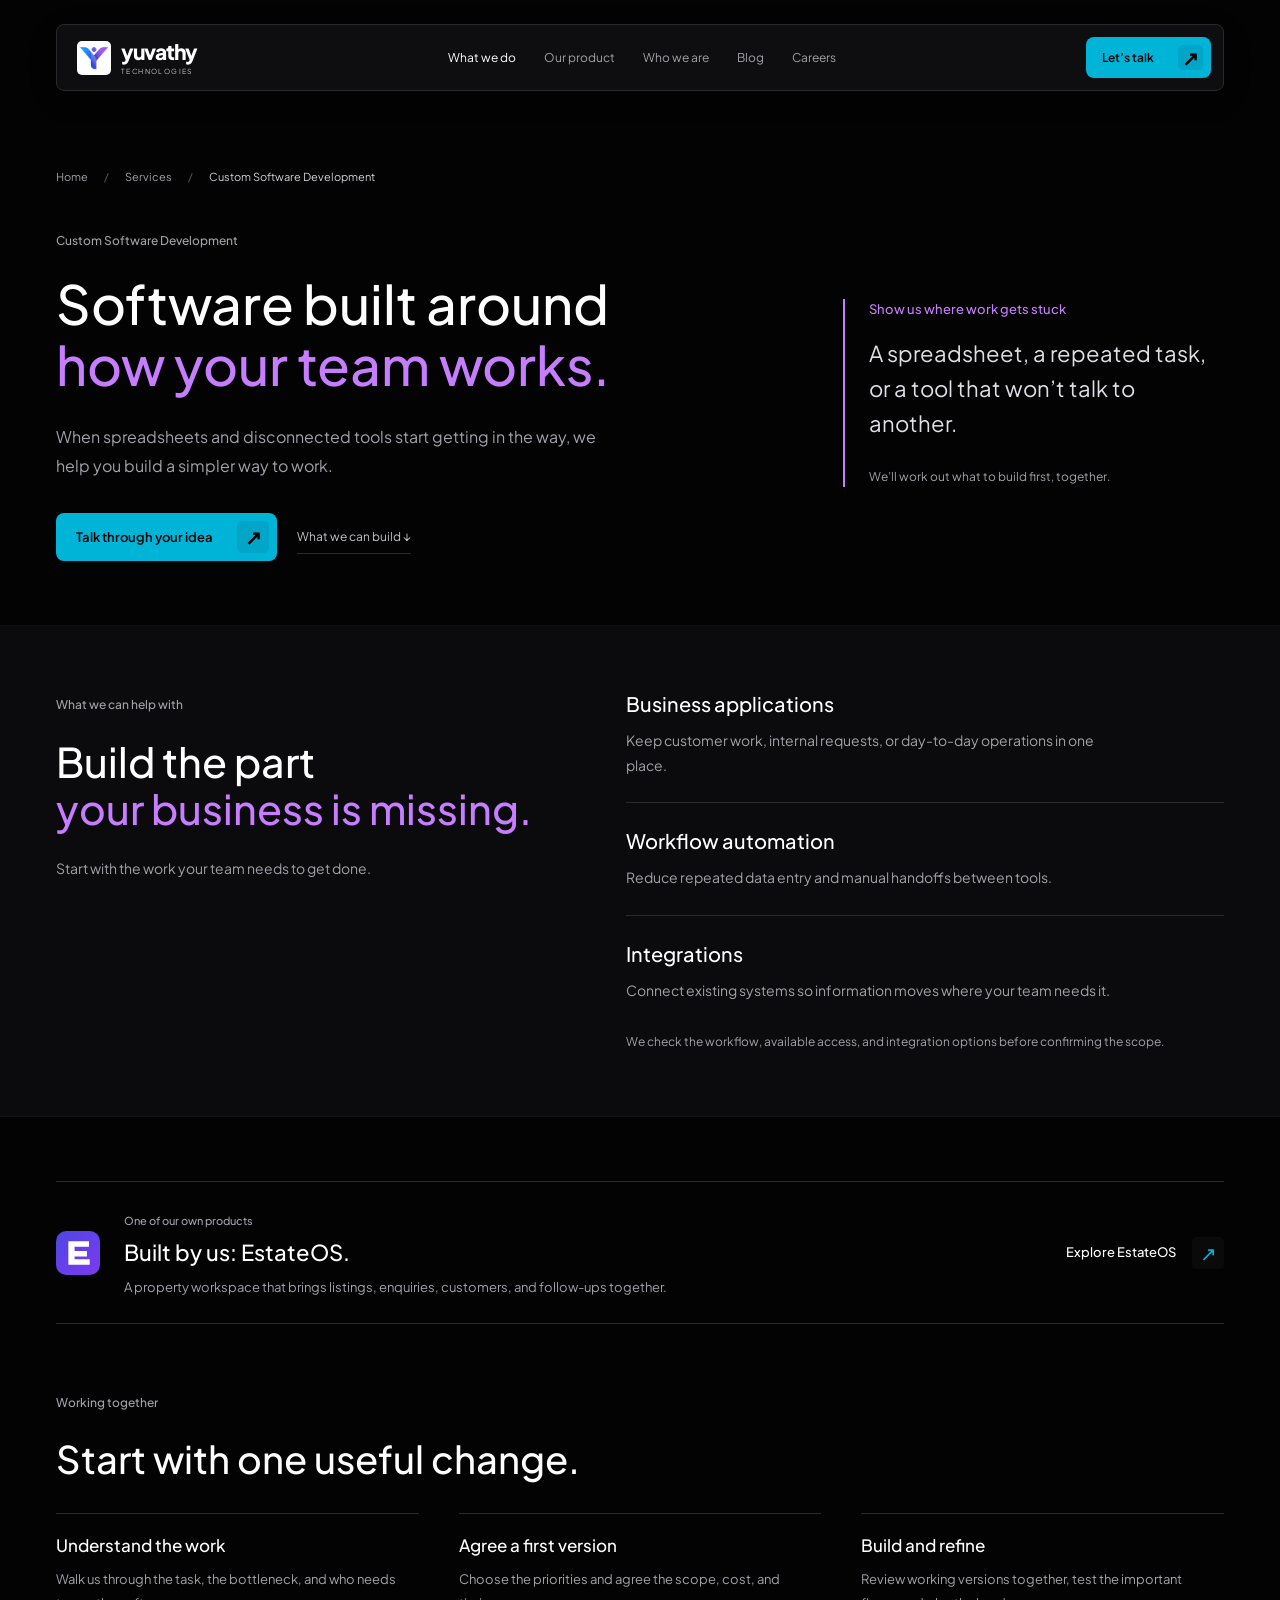
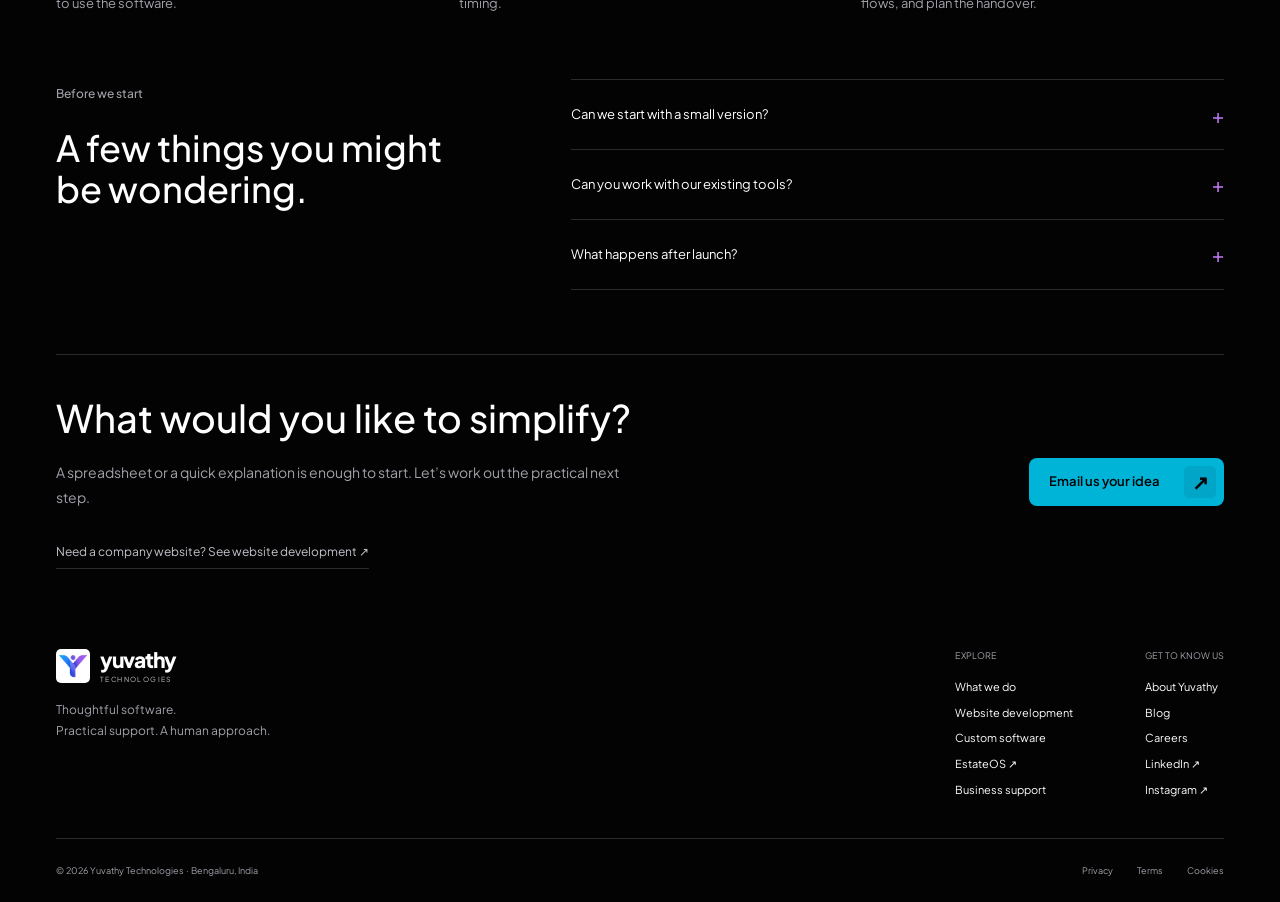
<file: services/custom-software-development/index.html>
<!DOCTYPE html>
<html lang="en-IN">

<head>
    <!-- Google tag (gtag.js) -->
    <script async src="https://www.googletagmanager.com/gtag/js?id=G-8HTMG8P2JD"></script>
    <script>
        window.dataLayer = window.dataLayer || [];
        function gtag(){dataLayer.push(arguments);}
        gtag('js', new Date());
        gtag('config', 'G-8HTMG8P2JD');
    </script>
    <meta charset="UTF-8">
    <meta name="viewport" content="width=device-width, initial-scale=1.0">

    <title>Custom Software Development | Yuvathy Technologies</title>
    <meta name="description" content="Business applications, internal tools, workflow automation and integrations from Yuvathy Technologies in Bengaluru. Build software around the way your team works.">
    <meta name="author" content="Yuvathy Technologies">
    <meta name="robots" content="index, follow, max-image-preview:large">
    <link rel="canonical" href="https://yuvathy.in/services/custom-software-development/">
    <meta name="theme-color" content="#030303">
    <link rel="icon" type="image/png" sizes="48x48" href="/assets/favicon-48.png">
    <link rel="icon" type="image/svg+xml" href="/assets/favicon.svg">
    <link rel="apple-touch-icon" sizes="180x180" href="/assets/apple-touch-icon.png">
    <link rel="manifest" href="/site.webmanifest">
    <meta property="og:type" content="website">
    <meta property="og:site_name" content="Yuvathy Technologies">
    <meta property="og:locale" content="en_IN">
    <meta property="og:url" content="https://yuvathy.in/services/custom-software-development/">
    <meta property="og:title" content="Custom Software Development | Yuvathy Technologies">
    <meta property="og:description" content="Business applications, internal tools, workflow automation and integrations from Yuvathy Technologies in Bengaluru. Build software around the way your team works.">
    <meta property="og:image" content="https://yuvathy.in/assets/og.png">
    <meta property="og:image:width" content="1200">
    <meta property="og:image:height" content="630">
    <meta property="og:image:alt" content="Yuvathy Technologies">
    <meta name="twitter:card" content="summary_large_image">
    <meta name="twitter:title" content="Custom Software Development | Yuvathy Technologies">
    <meta name="twitter:description" content="Business applications, internal tools, workflow automation and integrations from Yuvathy Technologies in Bengaluru. Build software around the way your team works.">
    <meta name="twitter:image" content="https://yuvathy.in/assets/og.png">
    <meta name="twitter:image:alt" content="Yuvathy Technologies">
    <script type="application/ld+json">
{
    "@context": "https://schema.org",
    "@graph": [
        {
            "@type": "Service",
            "@id": "https://yuvathy.in/services/custom-software-development/#service",
            "name": "Custom Software Development",
            "url": "https://yuvathy.in/services/custom-software-development/",
            "description": "Business applications, internal tools, workflow automation and integrations from Yuvathy Technologies in Bengaluru. Build software around the way your team works.",
            "serviceType": "Custom Software Development",
            "provider": {
                "@type": "Organization",
                "@id": "https://yuvathy.in/#organization",
                "name": "Yuvathy Technologies",
                "url": "https://yuvathy.in/",
                "email": "hello@yuvathy.in",
                "telephone": "+91-74181-77976"
            }
        },
        {
            "@type": "BreadcrumbList",
            "itemListElement": [
                {
                    "@type": "ListItem",
                    "position": 1,
                    "name": "Home",
                    "item": "https://yuvathy.in/"
                },
                {
                    "@type": "ListItem",
                    "position": 2,
                    "name": "Services",
                    "item": "https://yuvathy.in/#services"
                },
                {
                    "@type": "ListItem",
                    "position": 3,
                    "name": "Custom Software Development",
                    "item": "https://yuvathy.in/services/custom-software-development/"
                }
            ]
        }
    ]
}
    </script>
    <link rel="preload" href="/assets/fonts/plus-jakarta-sans-latin-variable.woff2" as="font" type="font/woff2" crossorigin>
    <link rel="stylesheet" href="/css/site.css">
    <link rel="stylesheet" href="/css/pages.css">
</head>

<body class="service-detail-page digital-service-page">
    <a href="#main" class="skip-link">Skip to content</a>
    <header class="site-header">
        <div class="container nav-island">
            <a href="/" class="brand" aria-label="Yuvathy Technologies home">
                <img src="/assets/yuvathy-symbol.png" alt="" width="35" height="35">
                <span><span class="brand-name">yuvathy</span><span class="brand-kicker">Technologies</span></span>
            </a>
            <nav class="desktop-nav" aria-label="Primary navigation">
                <a href="/#services" aria-current="page">What we do</a>
                <a href="/#products">Our product</a>
                <a href="/#about">Who we are</a>
                <a href="/blog/">Blog</a>
                <a href="/careers/">Careers</a>
            </nav>
            <a href="/#contact" class="button nav-contact">Let’s talk <span class="arrow" aria-hidden="true">↗</span></a>
            <button class="menu-toggle" aria-label="Open navigation" aria-expanded="false" aria-controls="mobile-navigation" type="button"><span></span><span></span></button>
        </div>
    </header>
    <nav class="mobile-menu" id="mobile-navigation" aria-label="Mobile navigation" inert>
        <a href="/#services">What we do</a>
        <a href="/#products">Our product</a>
        <a href="/#about">Who we are</a>
        <a href="/blog/">Blog</a>
        <a href="/careers/">Careers</a>
        <a href="/#contact">Let’s talk ↗</a>
        <p>Bengaluru, India · hello@yuvathy.in</p>
    </nav>

    <main id="main">
        <section class="service-hero" aria-labelledby="service-page-title">
            <div class="container">
                <nav class="service-breadcrumb" aria-label="Breadcrumb"><ol><li><a href="/">Home</a></li><li><a href="/#services">Services</a></li><li aria-current="page">Custom Software Development</li></ol></nav>
                <div class="digital-hero-grid">
                    <div class="service-hero-content">
                        <span class="eyebrow">Custom Software Development</span>
                        <h1 id="service-page-title">Software built around <br><em>how your team works.</em></h1>
                        <p>When spreadsheets and disconnected tools start getting in the way, we help you build a simpler way to work.</p>
                        <div class="service-hero-actions digital-hero-actions">
                            <a class="button" href="https://wa.me/917418177976?text=Hello%20Yuvathy%2C%20I%27d%20like%20to%20discuss%20custom%20software%20for%20my%20business." target="_blank" rel="noopener noreferrer">Talk through your idea <span class="arrow" aria-hidden="true">↗</span></a>
                            <a class="quiet-link" href="#service-scope">What we can build <span aria-hidden="true">↓</span></a>
                        </div>
                    </div>
                    <aside class="project-note" aria-label="Starting your project">
                        <h2>Show us where work gets stuck</h2>
                        <p>A spreadsheet, a repeated task, or a tool that won’t talk to another.</p>
                        <small>We’ll work out what to build first, together.</small>
                    </aside>
                </div>
            </div>
        </section>

        <section id="service-scope" class="digital-scope" aria-labelledby="scope-title">
            <div class="container digital-scope-grid">
                <div class="digital-section-intro"><span class="eyebrow">What we can help with</span><h2 id="scope-title">Build the part<br><em>your business is missing.</em></h2><p>Start with the work your team needs to get done.</p></div>
                <div>
                    <dl class="digital-service-list">
                        <div><dt>Business applications</dt><dd>Keep customer work, internal requests, or day-to-day operations in one place.</dd></div>
                        <div><dt>Workflow automation</dt><dd>Reduce repeated data entry and manual handoffs between tools.</dd></div>
                        <div><dt>Integrations</dt><dd>Connect existing systems so information moves where your team needs it.</dd></div>
                    </dl>
                    <p class="digital-scope-note">We check the workflow, available access, and integration options before confirming the scope.</p>
                </div>
            </div>
        </section>

        <section class="digital-proof" aria-labelledby="product-proof-title">
            <div class="container"><div class="product-proof">
                <img src="/assets/estateos-logo.svg" alt="" width="44" height="44">
                <div><span class="eyebrow">One of our own products</span><h2 id="product-proof-title">Built by us: EstateOS.</h2><p>A property workspace that brings listings, enquiries, customers, and follow-ups together.</p></div>
                <a class="text-link" href="https://estateos.yuvathy.in" target="_blank" rel="noopener noreferrer">Explore EstateOS <span class="arrow" aria-hidden="true">↗</span></a>
            </div></div>
        </section>

        <section class="digital-process" aria-labelledby="process-title">
            <div class="container">
                <span class="eyebrow">Working together</span><h2 id="process-title">Start with one useful change.</h2>
                <ol class="digital-process-list">
                        <li><h3>Understand the work</h3><p>Walk us through the task, the bottleneck, and who needs to use the software.</p></li>
                        <li><h3>Agree a first version</h3><p>Choose the priorities and agree the scope, cost, and timing.</p></li>
                        <li><h3>Build and refine</h3><p>Review working versions together, test the important flows, and plan the handover.</p></li>
                </ol>
            </div>
        </section>

        <section class="service-faq" aria-labelledby="faq-title">
            <div class="container service-faq-layout">
                <div class="service-faq-intro"><span class="eyebrow">Before we start</span><h2 id="faq-title">A few things you might be wondering.</h2></div>
                <div class="faq-list">
                        <details><summary>Can we start with a small version?</summary><p>Yes. We can prioritise the core workflow first and agree later improvements as separate work.</p></details>
                        <details><summary>Can you work with our existing tools?</summary><p>We’ll review your tools, available APIs, and access before confirming which connections are practical.</p></details>
                        <details><summary>What happens after launch?</summary><p>We agree the handover and any ongoing support separately, so you know what is included.</p></details>
                </div>
            </div>
        </section>

        <section class="digital-cta" aria-labelledby="cta-title">
            <div class="container"><div class="digital-cta-layout">
                <div><h2 id="cta-title">What would you like to simplify?</h2><p>A spreadsheet or a quick explanation is enough to start. Let’s work out the practical next step.</p><a class="digital-related-link quiet-link" href="/services/website-development/">Need a company website? See website development <span aria-hidden="true">↗</span></a></div>
                <a class="button" href="mailto:hello@yuvathy.in?subject=Custom%20Software%20Development">Email us your idea <span class="arrow" aria-hidden="true">↗</span></a>
            </div></div>
        </section>
    </main>

    <footer class="site-footer">
        <div class="container">
            <div class="footer-top">
                <div class="footer-brand"><a href="/" class="brand" aria-label="Yuvathy Technologies home"><img src="/assets/yuvathy-symbol.png" alt="" width="35" height="35"><span><span class="brand-name">yuvathy</span><span class="brand-kicker">Technologies</span></span></a><p>Thoughtful software.<br>Practical support. A human approach.</p></div>
                <div class="footer-links">
                    <div><small>Explore</small><a href="/#services">What we do</a><a href="/services/website-development/">Website development</a><a href="/services/custom-software-development/">Custom software</a><a href="https://estateos.yuvathy.in" target="_blank" rel="noopener noreferrer">EstateOS ↗</a><a href="/services/accounting-compliance/">Business support</a></div>
                    <div><small>Get to know us</small><a href="/#about">About Yuvathy</a><a href="/blog/">Blog</a><a href="/careers/">Careers</a><a href="https://www.linkedin.com/company/yuvathy-technologies/" target="_blank" rel="noopener noreferrer">LinkedIn ↗</a><a href="https://www.instagram.com/yuvathy.in/" target="_blank" rel="noopener noreferrer">Instagram ↗</a></div>
                </div>
            </div>
            <div class="footer-bottom"><span>© 2026 Yuvathy Technologies · Bengaluru, India</span><div class="footer-legal"><a href="/privacy.html">Privacy</a><a href="/terms.html">Terms</a><a href="/cookies.html">Cookies</a></div></div>
        </div>
    </footer>
    <script type="module" src="/js/site.js"></script>
</body>
</html>
</file>
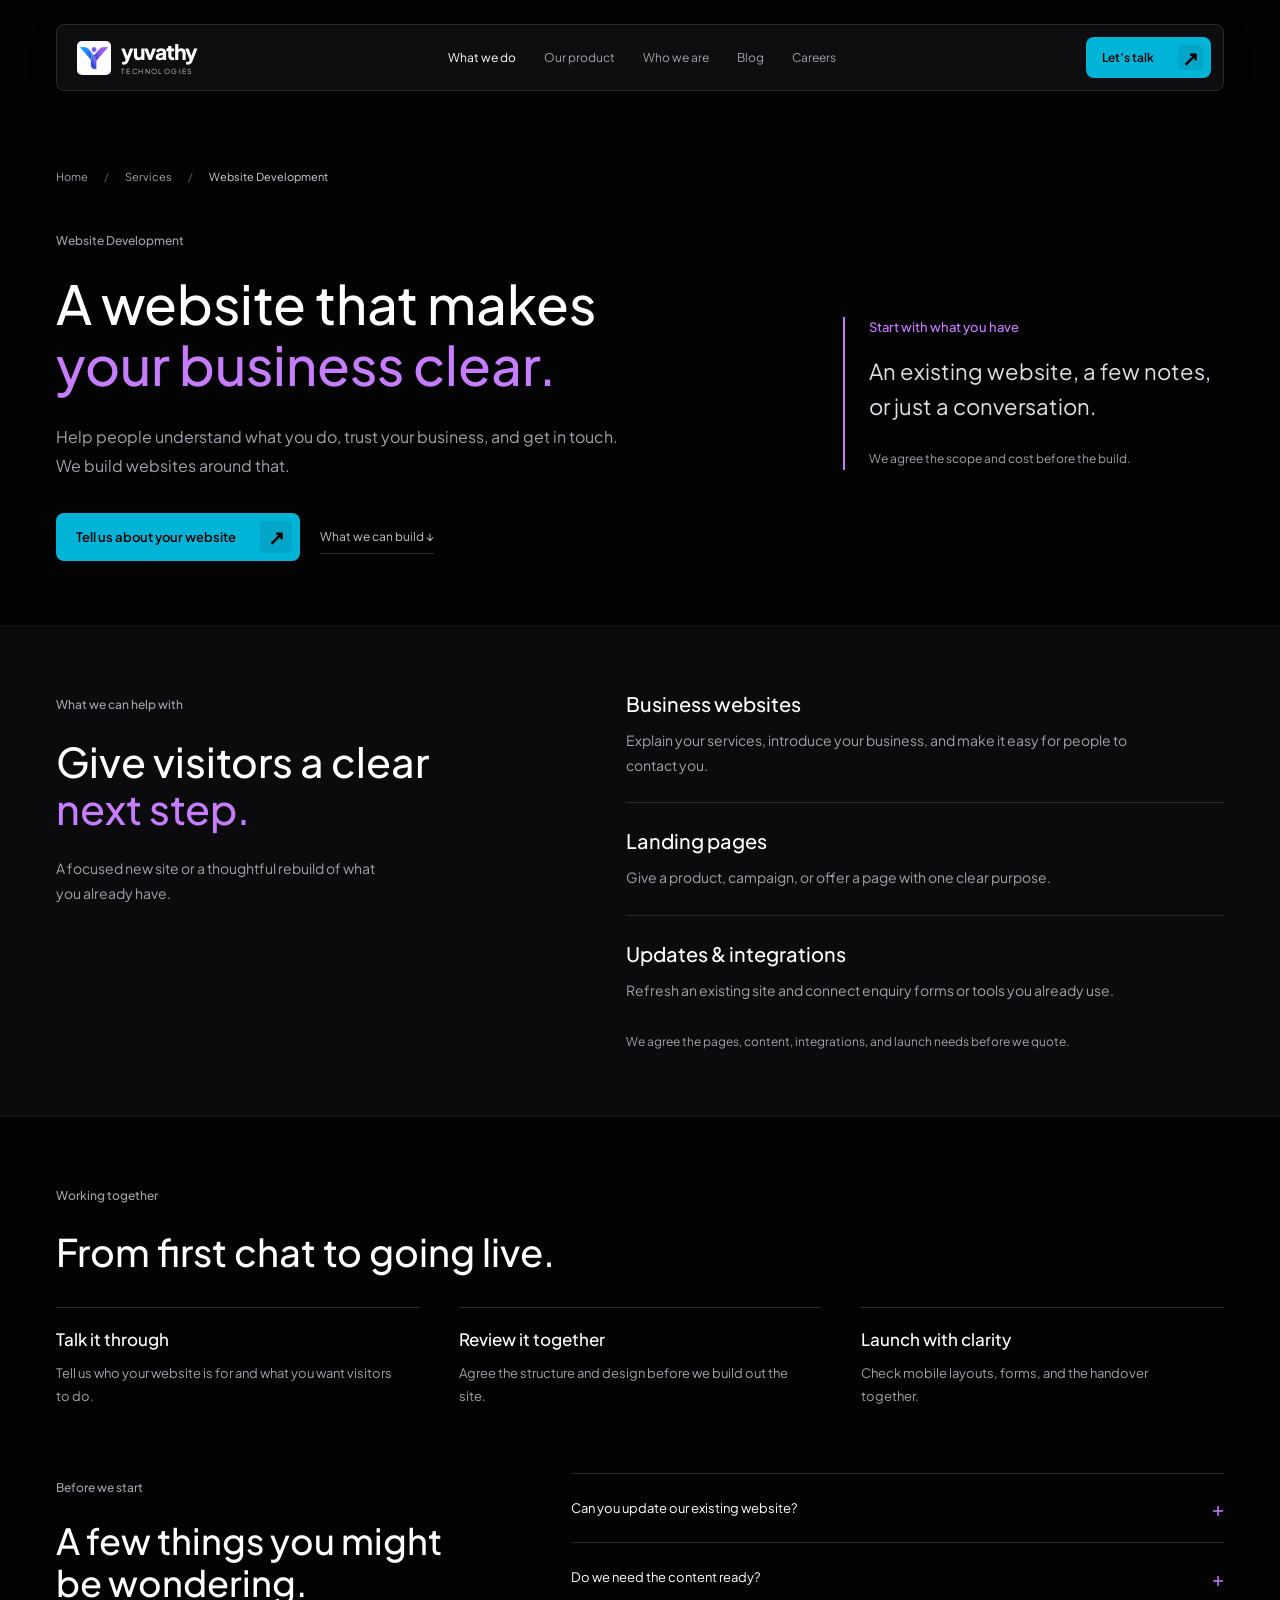
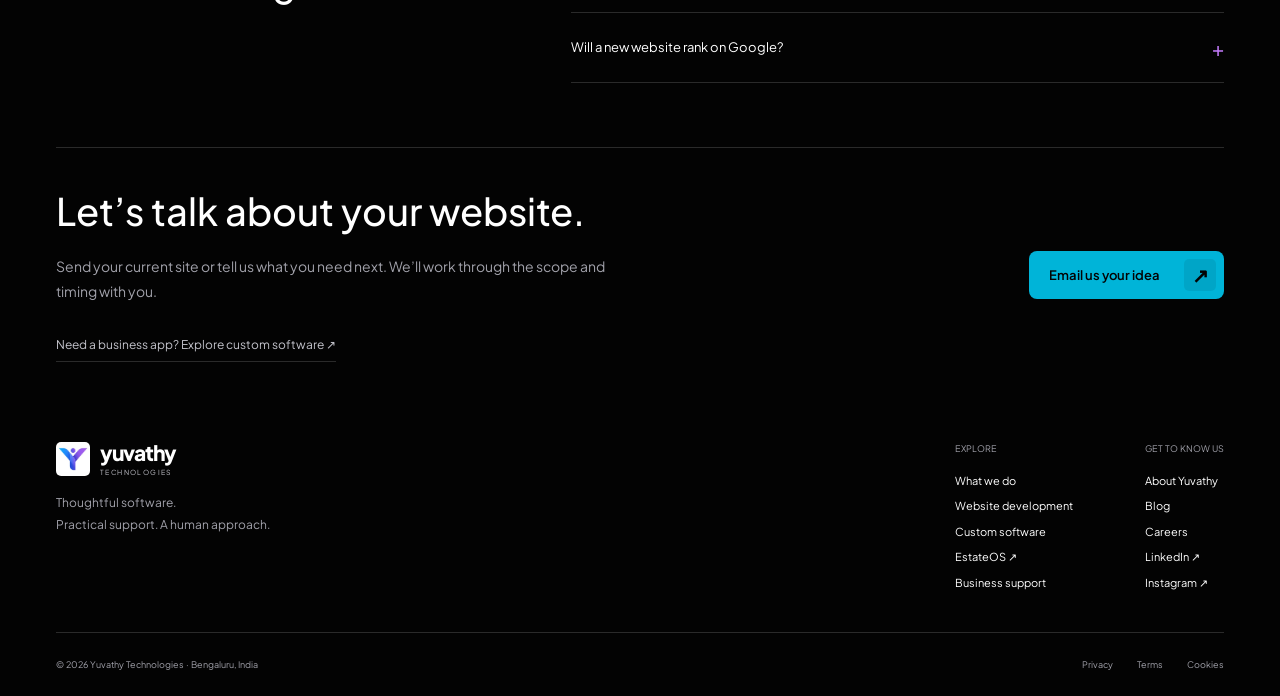
<file: services/website-development/index.html>
<!DOCTYPE html>
<html lang="en-IN">

<head>
    <!-- Google tag (gtag.js) -->
    <script async src="https://www.googletagmanager.com/gtag/js?id=G-8HTMG8P2JD"></script>
    <script>
        window.dataLayer = window.dataLayer || [];
        function gtag(){dataLayer.push(arguments);}
        gtag('js', new Date());
        gtag('config', 'G-8HTMG8P2JD');
    </script>
    <meta charset="UTF-8">
    <meta name="viewport" content="width=device-width, initial-scale=1.0">

    <title>Website Development for Businesses | Yuvathy Technologies</title>
    <meta name="description" content="Business websites, landing pages and website updates from Yuvathy Technologies in Bengaluru. Give visitors a clear picture of your business and an easy way to contact you.">
    <meta name="author" content="Yuvathy Technologies">
    <meta name="robots" content="index, follow, max-image-preview:large">
    <link rel="canonical" href="https://yuvathy.in/services/website-development/">
    <meta name="theme-color" content="#030303">
    <link rel="icon" type="image/png" sizes="48x48" href="/assets/favicon-48.png">
    <link rel="icon" type="image/svg+xml" href="/assets/favicon.svg">
    <link rel="apple-touch-icon" sizes="180x180" href="/assets/apple-touch-icon.png">
    <link rel="manifest" href="/site.webmanifest">
    <meta property="og:type" content="website">
    <meta property="og:site_name" content="Yuvathy Technologies">
    <meta property="og:locale" content="en_IN">
    <meta property="og:url" content="https://yuvathy.in/services/website-development/">
    <meta property="og:title" content="Website Development for Businesses | Yuvathy Technologies">
    <meta property="og:description" content="Business websites, landing pages and website updates from Yuvathy Technologies in Bengaluru. Give visitors a clear picture of your business and an easy way to contact you.">
    <meta property="og:image" content="https://yuvathy.in/assets/og.png">
    <meta property="og:image:width" content="1200">
    <meta property="og:image:height" content="630">
    <meta property="og:image:alt" content="Yuvathy Technologies">
    <meta name="twitter:card" content="summary_large_image">
    <meta name="twitter:title" content="Website Development for Businesses | Yuvathy Technologies">
    <meta name="twitter:description" content="Business websites, landing pages and website updates from Yuvathy Technologies in Bengaluru. Give visitors a clear picture of your business and an easy way to contact you.">
    <meta name="twitter:image" content="https://yuvathy.in/assets/og.png">
    <meta name="twitter:image:alt" content="Yuvathy Technologies">
    <script type="application/ld+json">
{
    "@context": "https://schema.org",
    "@graph": [
        {
            "@type": "Service",
            "@id": "https://yuvathy.in/services/website-development/#service",
            "name": "Website Development",
            "url": "https://yuvathy.in/services/website-development/",
            "description": "Business websites, landing pages and website updates from Yuvathy Technologies in Bengaluru. Give visitors a clear picture of your business and an easy way to contact you.",
            "serviceType": "Website Development",
            "provider": {
                "@type": "Organization",
                "@id": "https://yuvathy.in/#organization",
                "name": "Yuvathy Technologies",
                "url": "https://yuvathy.in/",
                "email": "hello@yuvathy.in",
                "telephone": "+91-74181-77976"
            }
        },
        {
            "@type": "BreadcrumbList",
            "itemListElement": [
                {
                    "@type": "ListItem",
                    "position": 1,
                    "name": "Home",
                    "item": "https://yuvathy.in/"
                },
                {
                    "@type": "ListItem",
                    "position": 2,
                    "name": "Services",
                    "item": "https://yuvathy.in/#services"
                },
                {
                    "@type": "ListItem",
                    "position": 3,
                    "name": "Website Development",
                    "item": "https://yuvathy.in/services/website-development/"
                }
            ]
        }
    ]
}
    </script>
    <link rel="preload" href="/assets/fonts/plus-jakarta-sans-latin-variable.woff2" as="font" type="font/woff2" crossorigin>
    <link rel="stylesheet" href="/css/site.css">
    <link rel="stylesheet" href="/css/pages.css">
</head>

<body class="service-detail-page digital-service-page">
    <a href="#main" class="skip-link">Skip to content</a>
    <header class="site-header">
        <div class="container nav-island">
            <a href="/" class="brand" aria-label="Yuvathy Technologies home">
                <img src="/assets/yuvathy-symbol.png" alt="" width="35" height="35">
                <span><span class="brand-name">yuvathy</span><span class="brand-kicker">Technologies</span></span>
            </a>
            <nav class="desktop-nav" aria-label="Primary navigation">
                <a href="/#services" aria-current="page">What we do</a>
                <a href="/#products">Our product</a>
                <a href="/#about">Who we are</a>
                <a href="/blog/">Blog</a>
                <a href="/careers/">Careers</a>
            </nav>
            <a href="/#contact" class="button nav-contact">Let’s talk <span class="arrow" aria-hidden="true">↗</span></a>
            <button class="menu-toggle" aria-label="Open navigation" aria-expanded="false" aria-controls="mobile-navigation" type="button"><span></span><span></span></button>
        </div>
    </header>
    <nav class="mobile-menu" id="mobile-navigation" aria-label="Mobile navigation" inert>
        <a href="/#services">What we do</a>
        <a href="/#products">Our product</a>
        <a href="/#about">Who we are</a>
        <a href="/blog/">Blog</a>
        <a href="/careers/">Careers</a>
        <a href="/#contact">Let’s talk ↗</a>
        <p>Bengaluru, India · hello@yuvathy.in</p>
    </nav>

    <main id="main">
        <section class="service-hero" aria-labelledby="service-page-title">
            <div class="container">
                <nav class="service-breadcrumb" aria-label="Breadcrumb"><ol><li><a href="/">Home</a></li><li><a href="/#services">Services</a></li><li aria-current="page">Website Development</li></ol></nav>
                <div class="digital-hero-grid">
                    <div class="service-hero-content">
                        <span class="eyebrow">Website Development</span>
                        <h1 id="service-page-title">A website that makes <br><em>your business clear.</em></h1>
                        <p>Help people understand what you do, trust your business, and get in touch. We build websites around that.</p>
                        <div class="service-hero-actions digital-hero-actions">
                            <a class="button" href="https://wa.me/917418177976?text=Hello%20Yuvathy%2C%20I%27d%20like%20to%20discuss%20a%20website%20for%20my%20business." target="_blank" rel="noopener noreferrer">Tell us about your website <span class="arrow" aria-hidden="true">↗</span></a>
                            <a class="quiet-link" href="#service-scope">What we can build <span aria-hidden="true">↓</span></a>
                        </div>
                    </div>
                    <aside class="project-note" aria-label="Starting your project">
                        <h2>Start with what you have</h2>
                        <p>An existing website, a few notes, or just a conversation.</p>
                        <small>We agree the scope and cost before the build.</small>
                    </aside>
                </div>
            </div>
        </section>

        <section id="service-scope" class="digital-scope" aria-labelledby="scope-title">
            <div class="container digital-scope-grid">
                <div class="digital-section-intro"><span class="eyebrow">What we can help with</span><h2 id="scope-title">Give visitors a clear<br><em>next step.</em></h2><p>A focused new site or a thoughtful rebuild of what you already have.</p></div>
                <div>
                    <dl class="digital-service-list">
                        <div><dt>Business websites</dt><dd>Explain your services, introduce your business, and make it easy for people to contact you.</dd></div>
                        <div><dt>Landing pages</dt><dd>Give a product, campaign, or offer a page with one clear purpose.</dd></div>
                        <div><dt>Updates &amp; integrations</dt><dd>Refresh an existing site and connect enquiry forms or tools you already use.</dd></div>
                    </dl>
                    <p class="digital-scope-note">We agree the pages, content, integrations, and launch needs before we quote.</p>
                </div>
            </div>
        </section>

        <section class="digital-process" aria-labelledby="process-title">
            <div class="container">
                <span class="eyebrow">Working together</span><h2 id="process-title">From first chat to going live.</h2>
                <ol class="digital-process-list">
                        <li><h3>Talk it through</h3><p>Tell us who your website is for and what you want visitors to do.</p></li>
                        <li><h3>Review it together</h3><p>Agree the structure and design before we build out the site.</p></li>
                        <li><h3>Launch with clarity</h3><p>Check mobile layouts, forms, and the handover together.</p></li>
                </ol>
            </div>
        </section>

        <section class="service-faq" aria-labelledby="faq-title">
            <div class="container service-faq-layout">
                <div class="service-faq-intro"><span class="eyebrow">Before we start</span><h2 id="faq-title">A few things you might be wondering.</h2></div>
                <div class="faq-list">
                        <details><summary>Can you update our existing website?</summary><p>Yes. We’ll review how it is built and the access available before agreeing what to keep or change.</p></details>
                        <details><summary>Do we need the content ready?</summary><p>Bring what you have. We’ll help organise the pages and agree what writing, images, or other content is needed.</p></details>
                        <details><summary>Will a new website rank on Google?</summary><p>We plan for crawlable pages, clear headings, page titles, and sensible performance. Rankings also depend on content, competition, and work after launch; they aren’t guaranteed.</p></details>
                </div>
            </div>
        </section>

        <section class="digital-cta" aria-labelledby="cta-title">
            <div class="container"><div class="digital-cta-layout">
                <div><h2 id="cta-title">Let’s talk about your website.</h2><p>Send your current site or tell us what you need next. We’ll work through the scope and timing with you.</p><a class="digital-related-link quiet-link" href="/services/custom-software-development/">Need a business app? Explore custom software <span aria-hidden="true">↗</span></a></div>
                <a class="button" href="mailto:hello@yuvathy.in?subject=Website%20Development">Email us your idea <span class="arrow" aria-hidden="true">↗</span></a>
            </div></div>
        </section>
    </main>

    <footer class="site-footer">
        <div class="container">
            <div class="footer-top">
                <div class="footer-brand"><a href="/" class="brand" aria-label="Yuvathy Technologies home"><img src="/assets/yuvathy-symbol.png" alt="" width="35" height="35"><span><span class="brand-name">yuvathy</span><span class="brand-kicker">Technologies</span></span></a><p>Thoughtful software.<br>Practical support. A human approach.</p></div>
                <div class="footer-links">
                    <div><small>Explore</small><a href="/#services">What we do</a><a href="/services/website-development/">Website development</a><a href="/services/custom-software-development/">Custom software</a><a href="https://estateos.yuvathy.in" target="_blank" rel="noopener noreferrer">EstateOS ↗</a><a href="/services/accounting-compliance/">Business support</a></div>
                    <div><small>Get to know us</small><a href="/#about">About Yuvathy</a><a href="/blog/">Blog</a><a href="/careers/">Careers</a><a href="https://www.linkedin.com/company/yuvathy-technologies/" target="_blank" rel="noopener noreferrer">LinkedIn ↗</a><a href="https://www.instagram.com/yuvathy.in/" target="_blank" rel="noopener noreferrer">Instagram ↗</a></div>
                </div>
            </div>
            <div class="footer-bottom"><span>© 2026 Yuvathy Technologies · Bengaluru, India</span><div class="footer-legal"><a href="/privacy.html">Privacy</a><a href="/terms.html">Terms</a><a href="/cookies.html">Cookies</a></div></div>
        </div>
    </footer>
    <script type="module" src="/js/site.js"></script>
</body>
</html>
</file>
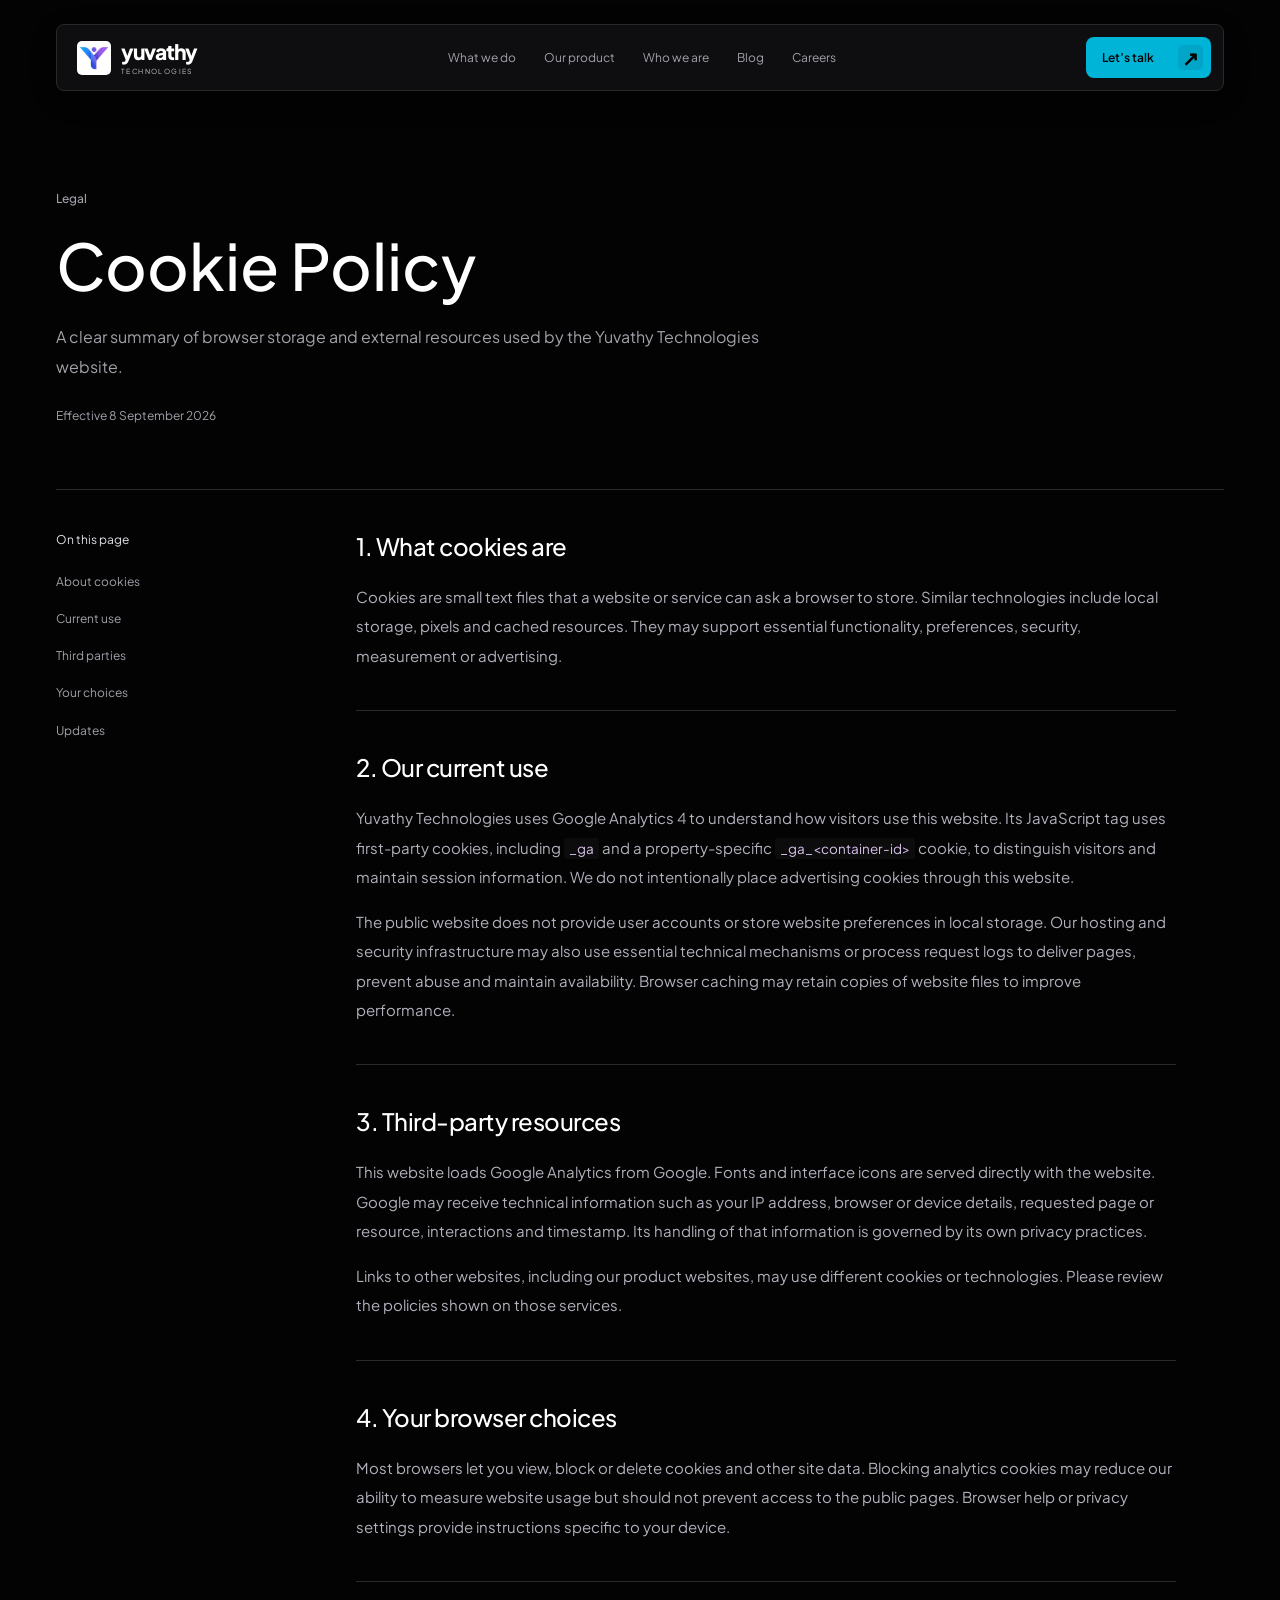
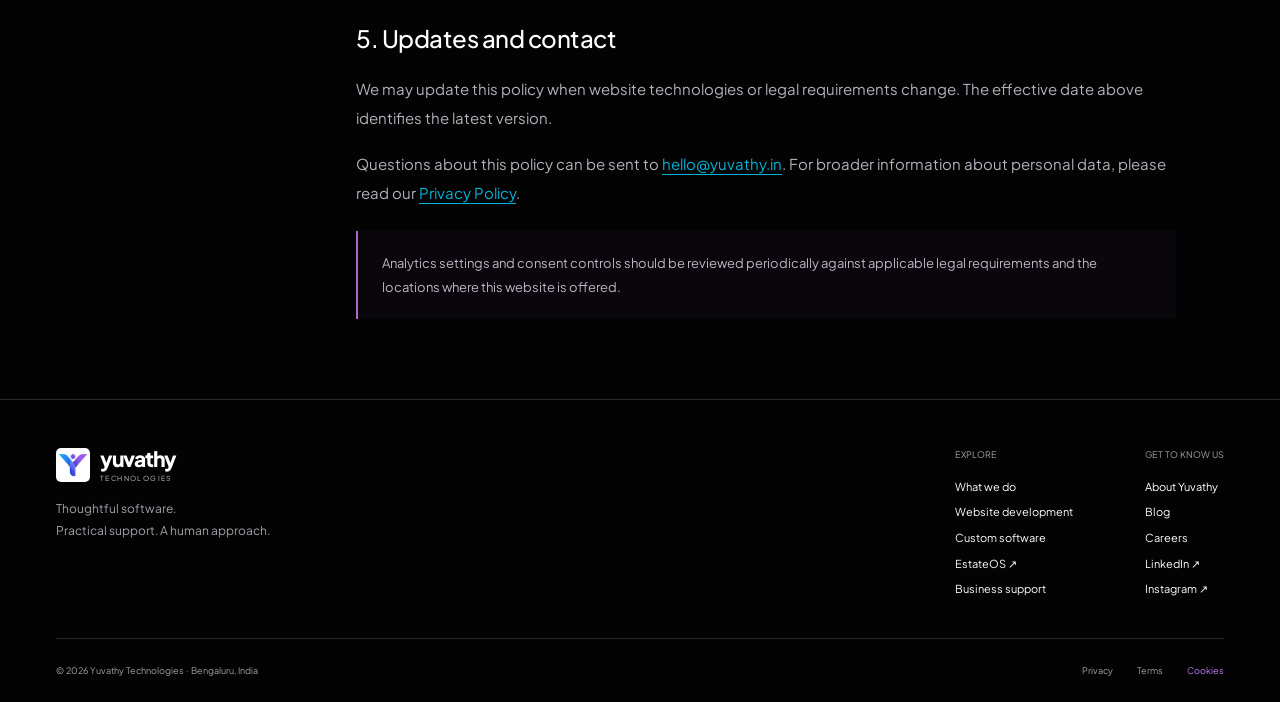
<file: cookies.html>
<!DOCTYPE html>
<html lang="en">

<head>
    <!-- Google tag (gtag.js) -->
    <script async src="https://www.googletagmanager.com/gtag/js?id=G-8HTMG8P2JD"></script>
    <script>
        window.dataLayer = window.dataLayer || [];
        function gtag(){dataLayer.push(arguments);}
        gtag('js', new Date());
        gtag('config', 'G-8HTMG8P2JD');
    </script>
    <meta charset="UTF-8">
    <meta name="viewport" content="width=device-width, initial-scale=1.0">
    <title>Cookie Policy | Yuvathy Technologies</title>
    <meta name="description" content="Information about cookies, local storage and third-party resources used by the Yuvathy Technologies website.">
    <meta name="robots" content="index, follow">
    <meta name="theme-color" content="#030303">
    <link rel="canonical" href="https://yuvathy.in/cookies.html">
    <link rel="icon" type="image/svg+xml" href="/assets/favicon.svg">
    <link rel="alternate icon" type="image/png" sizes="48x48" href="/assets/favicon-48.png">
    <link rel="apple-touch-icon" sizes="180x180" href="/assets/apple-touch-icon.png">
    <link rel="preload" href="/assets/fonts/plus-jakarta-sans-latin-variable.woff2" as="font" type="font/woff2" crossorigin>
    <link rel="stylesheet" href="/css/site.css">
    <link rel="stylesheet" href="/css/pages.css">
</head>

<body class="legal-page">
    <a href="#main" class="skip-link">Skip to content</a>
    <header class="site-header">
        <div class="container nav-island">
            <a href="/" class="brand" aria-label="Yuvathy Technologies home">
                <img src="/assets/yuvathy-symbol.png" alt="" width="35" height="35">
                <span><span class="brand-name">yuvathy</span><span class="brand-kicker">Technologies</span></span>
            </a>
            <nav class="desktop-nav" aria-label="Primary navigation">
                <a href="/#services">What we do</a>
                <a href="/#products">Our product</a>
                <a href="/#about">Who we are</a>
                <a href="/blog/">Blog</a>
                <a href="/careers/">Careers</a>
            </nav>
            <a href="/#contact" class="button nav-contact">Let’s talk <span class="arrow" aria-hidden="true">↗</span></a>
            <button class="menu-toggle" aria-label="Open navigation" aria-expanded="false" aria-controls="mobile-navigation" type="button"><span></span><span></span></button>
        </div>
    </header>
    <nav class="mobile-menu" id="mobile-navigation" aria-label="Mobile navigation" inert>
        <a href="/#services">What we do</a>
        <a href="/#products">Our product</a>
        <a href="/#about">Who we are</a>
        <a href="/blog/">Blog</a>
        <a href="/careers/">Careers</a>
        <a href="/#contact">Let’s talk ↗</a>
        <p>Bengaluru, India · hello@yuvathy.in</p>
    </nav>

    <main class="legal-main" id="main">
        <div class="container">
            <div class="legal-hero">
                <span class="eyebrow">Legal</span>
                <h1>Cookie Policy</h1>
                <p>A clear summary of browser storage and external resources used by the Yuvathy Technologies website.</p>
                <span class="legal-updated">Effective 8 September 2026</span>
            </div>

            <div class="legal-layout">
                <aside class="legal-nav" aria-label="Cookie policy sections">
                    <span>On this page</span>
                    <a href="#about-cookies">About cookies</a>
                    <a href="#current-use">Current use</a>
                    <a href="#third-party">Third parties</a>
                    <a href="#choices">Your choices</a>
                    <a href="#updates">Updates</a>
                </aside>

                <article class="legal-document">
                    <section id="about-cookies">
                        <h2>1. What cookies are</h2>
                        <p>Cookies are small text files that a website or service can ask a browser to store. Similar technologies include local storage, pixels and cached resources. They may support essential functionality, preferences, security, measurement or advertising.</p>
                    </section>

                    <section id="current-use">
                        <h2>2. Our current use</h2>
                        <p>Yuvathy Technologies uses Google Analytics 4 to understand how visitors use this website. Its JavaScript tag uses first-party cookies, including <code>_ga</code> and a property-specific <code>_ga_&lt;container-id&gt;</code> cookie, to distinguish visitors and maintain session information. We do not intentionally place advertising cookies through this website.</p>
                        <p>The public website does not provide user accounts or store website preferences in local storage. Our hosting and security infrastructure may also use essential technical mechanisms or process request logs to deliver pages, prevent abuse and maintain availability. Browser caching may retain copies of website files to improve performance.</p>
                    </section>

                    <section id="third-party">
                        <h2>3. Third-party resources</h2>
                        <p>This website loads Google Analytics from Google. Fonts and interface icons are served directly with the website. Google may receive technical information such as your IP address, browser or device details, requested page or resource, interactions and timestamp. Its handling of that information is governed by its own privacy practices.</p>
                        <p>Links to other websites, including our product websites, may use different cookies or technologies. Please review the policies shown on those services.</p>
                    </section>

                    <section id="choices">
                        <h2>4. Your browser choices</h2>
                        <p>Most browsers let you view, block or delete cookies and other site data. Blocking analytics cookies may reduce our ability to measure website usage but should not prevent access to the public pages. Browser help or privacy settings provide instructions specific to your device.</p>
                    </section>

                    <section id="updates">
                        <h2>5. Updates and contact</h2>
                        <p>We may update this policy when website technologies or legal requirements change. The effective date above identifies the latest version.</p>
                        <p>Questions about this policy can be sent to <a href="mailto:hello@yuvathy.in">hello@yuvathy.in</a>. For broader information about personal data, please read our <a href="privacy.html">Privacy Policy</a>.</p>
                        <div class="legal-note">Analytics settings and consent controls should be reviewed periodically against applicable legal requirements and the locations where this website is offered.</div>
                    </section>
                </article>
            </div>
        </div>
    </main>

    <footer class="site-footer">
        <div class="container">
            <div class="footer-top">
                <div class="footer-brand"><a href="/" class="brand" aria-label="Yuvathy Technologies home"><img src="/assets/yuvathy-symbol.png" alt="" width="35" height="35"><span><span class="brand-name">yuvathy</span><span class="brand-kicker">Technologies</span></span></a><p>Thoughtful software.<br>Practical support. A human approach.</p></div>
                <div class="footer-links">
                    <div><small>Explore</small><a href="/#services">What we do</a><a href="/services/website-development/">Website development</a><a href="/services/custom-software-development/">Custom software</a><a href="https://estateos.yuvathy.in" target="_blank" rel="noopener noreferrer">EstateOS ↗</a><a href="/services/accounting-compliance/">Business support</a></div>
                    <div><small>Get to know us</small><a href="/#about">About Yuvathy</a><a href="/blog/">Blog</a><a href="/careers/">Careers</a><a href="https://www.linkedin.com/company/yuvathy-technologies/" target="_blank" rel="noopener noreferrer">LinkedIn ↗</a><a href="https://www.instagram.com/yuvathy.in/" target="_blank" rel="noopener noreferrer">Instagram ↗</a></div>
                </div>
            </div>
            <div class="footer-bottom"><span>© 2026 Yuvathy Technologies · Bengaluru, India</span><div class="footer-legal"><a href="/privacy.html">Privacy</a><a href="/terms.html">Terms</a><a href="/cookies.html" aria-current="page">Cookies</a></div></div>
        </div>
    </footer>
    <script type="module" src="/js/site.js"></script>
</body>
</html>
</file>
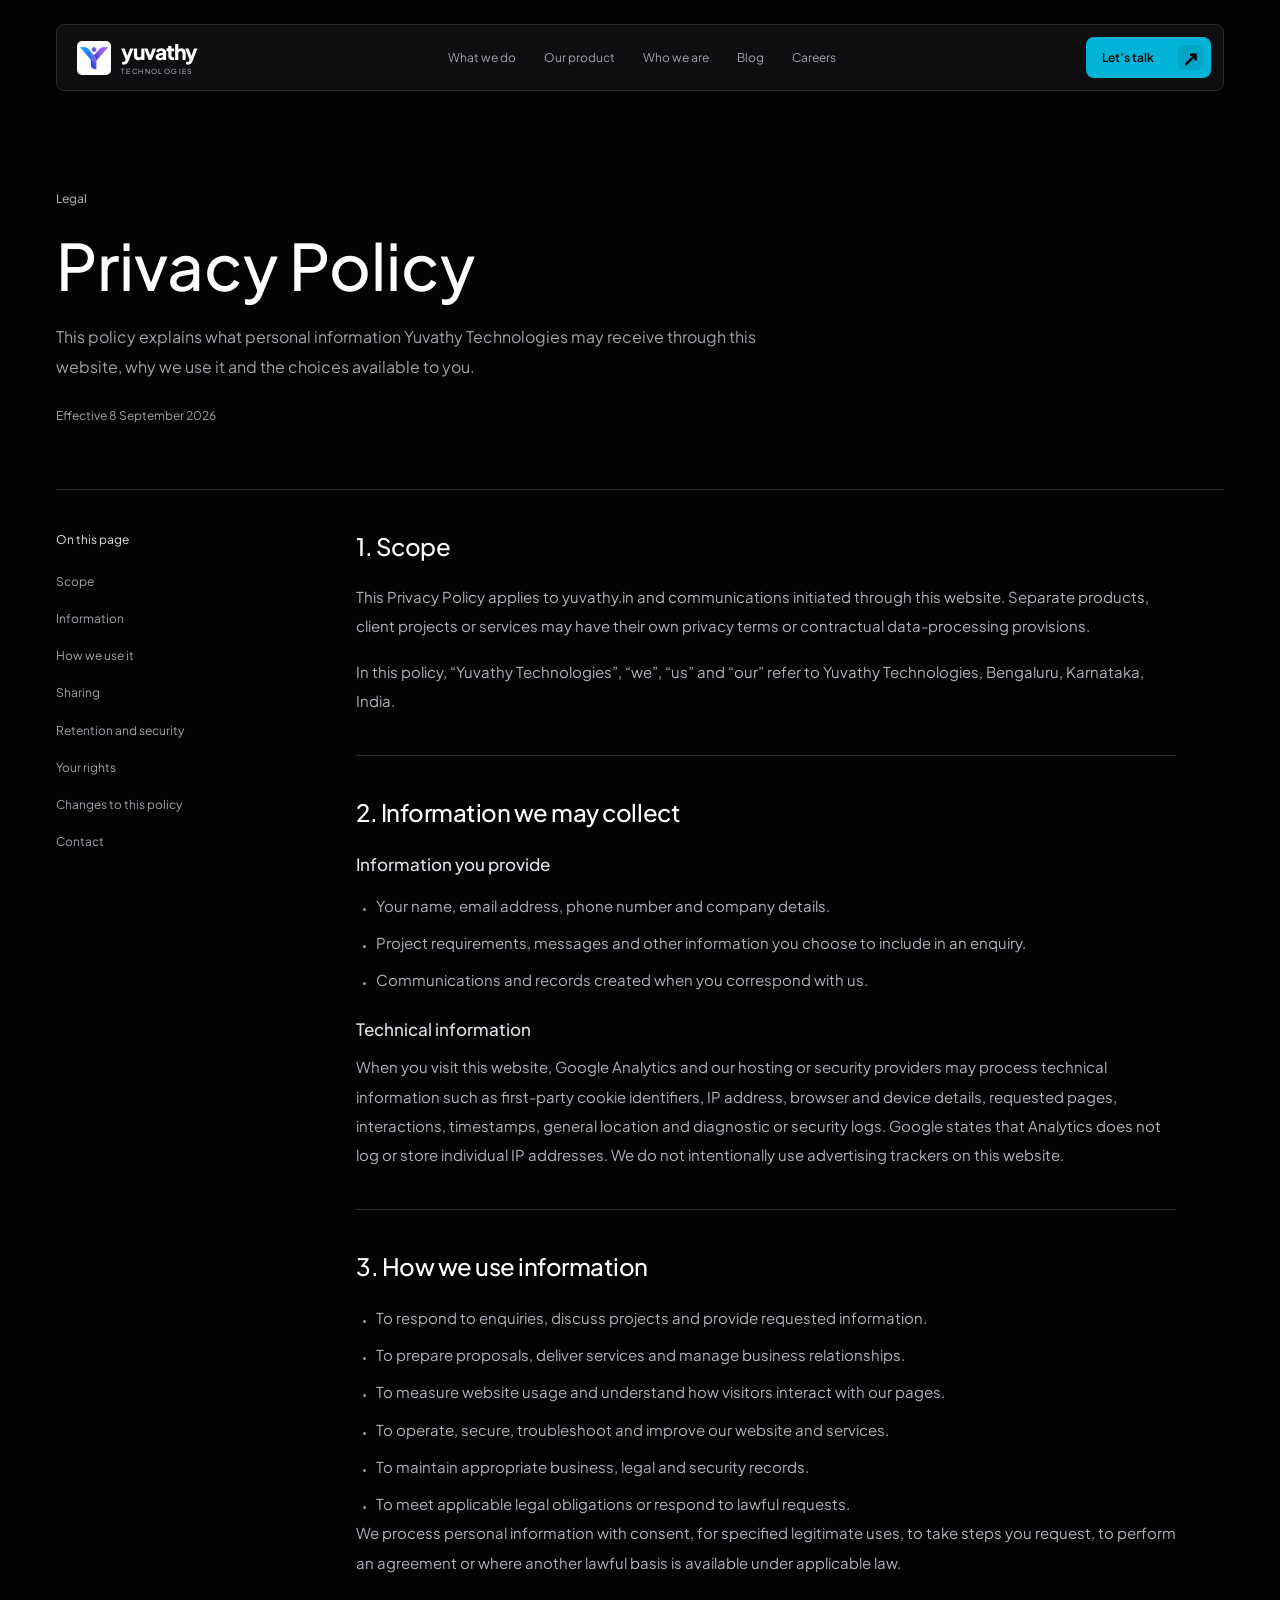
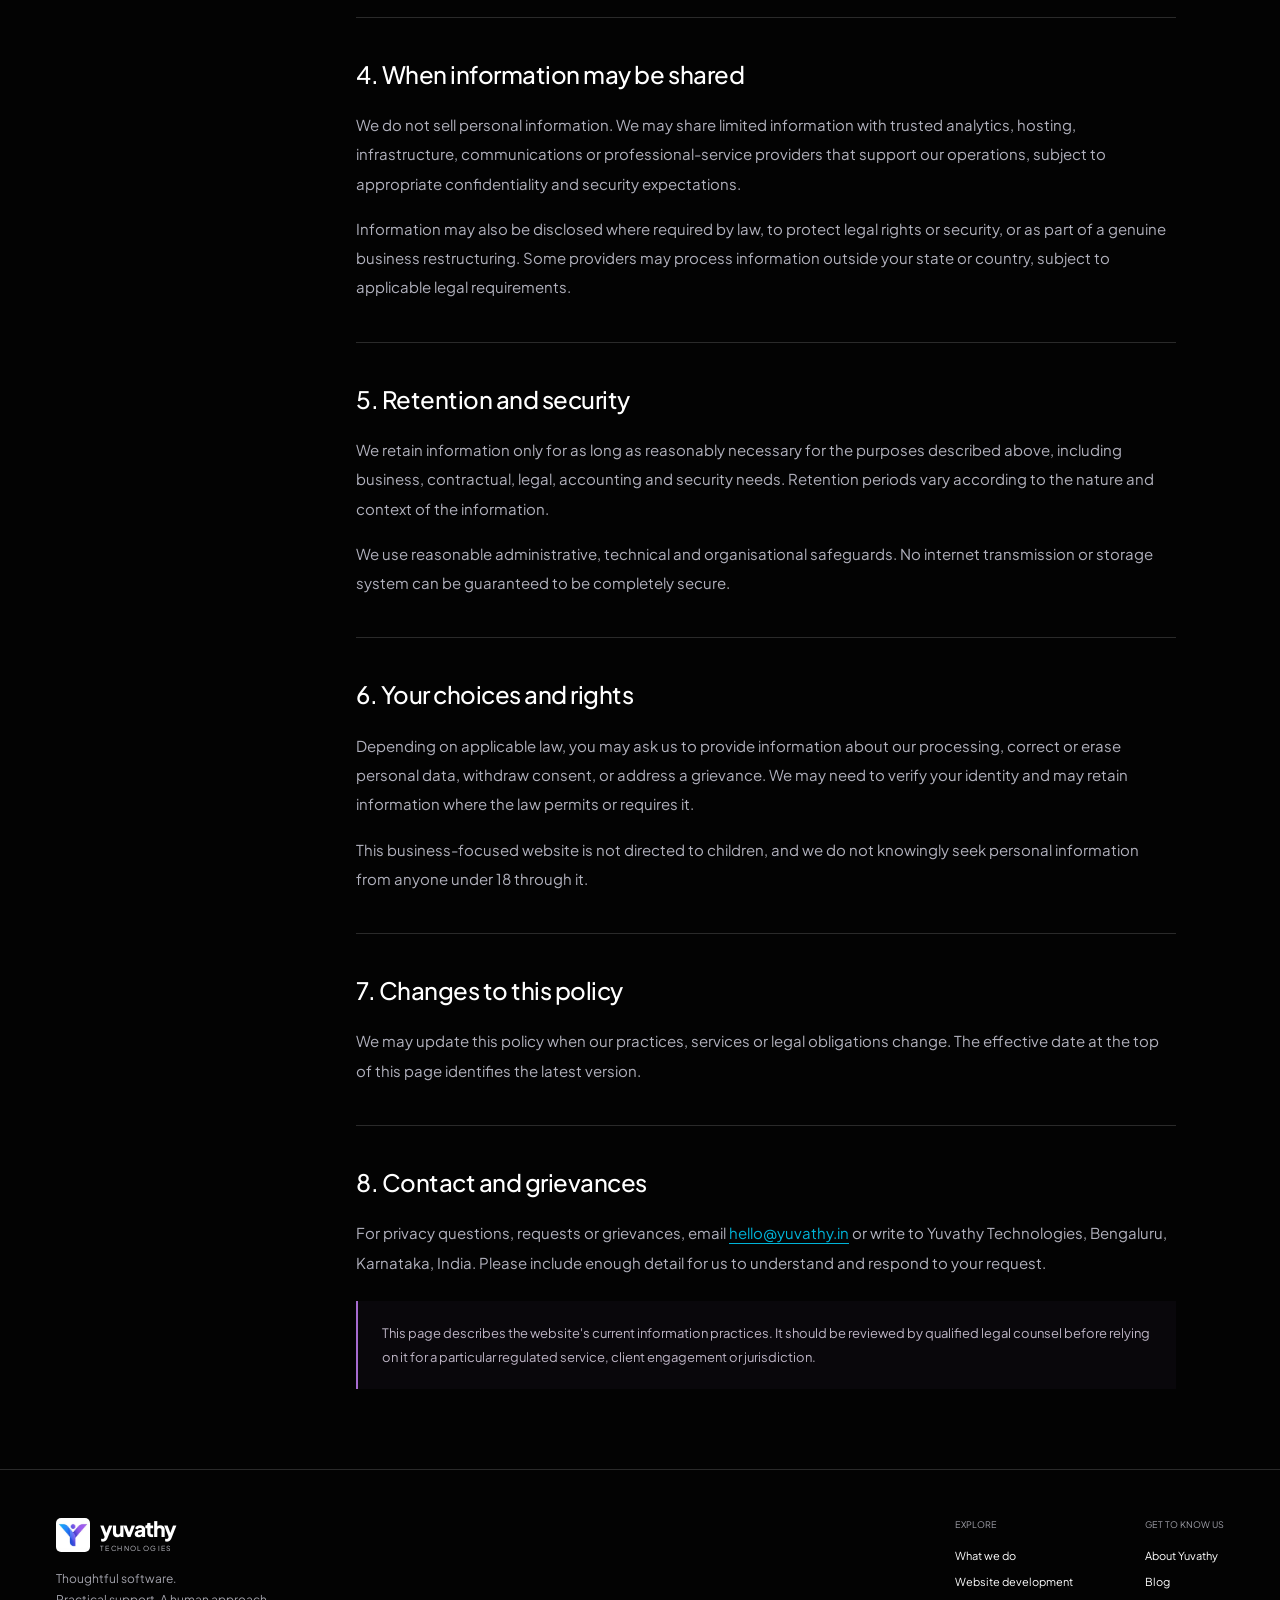
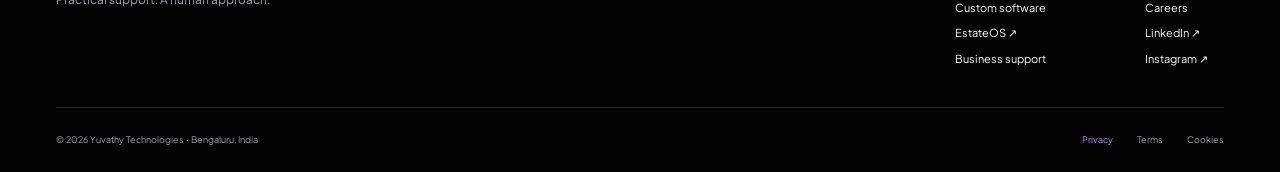
<file: privacy.html>
<!DOCTYPE html>
<html lang="en">

<head>
    <!-- Google tag (gtag.js) -->
    <script async src="https://www.googletagmanager.com/gtag/js?id=G-8HTMG8P2JD"></script>
    <script>
        window.dataLayer = window.dataLayer || [];
        function gtag(){dataLayer.push(arguments);}
        gtag('js', new Date());
        gtag('config', 'G-8HTMG8P2JD');
    </script>
    <meta charset="UTF-8">
    <meta name="viewport" content="width=device-width, initial-scale=1.0">
    <title>Privacy Policy | Yuvathy Technologies</title>
    <meta name="description" content="Learn how Yuvathy Technologies collects, uses, protects and manages personal information.">
    <meta name="robots" content="index, follow">
    <meta name="theme-color" content="#030303">
    <link rel="canonical" href="https://yuvathy.in/privacy.html">
    <link rel="icon" type="image/svg+xml" href="/assets/favicon.svg">
    <link rel="alternate icon" type="image/png" sizes="48x48" href="/assets/favicon-48.png">
    <link rel="apple-touch-icon" sizes="180x180" href="/assets/apple-touch-icon.png">
    <link rel="preload" href="/assets/fonts/plus-jakarta-sans-latin-variable.woff2" as="font" type="font/woff2" crossorigin>
    <link rel="stylesheet" href="/css/site.css">
    <link rel="stylesheet" href="/css/pages.css">
</head>

<body class="legal-page">
    <a href="#main" class="skip-link">Skip to content</a>
    <header class="site-header">
        <div class="container nav-island">
            <a href="/" class="brand" aria-label="Yuvathy Technologies home">
                <img src="/assets/yuvathy-symbol.png" alt="" width="35" height="35">
                <span><span class="brand-name">yuvathy</span><span class="brand-kicker">Technologies</span></span>
            </a>
            <nav class="desktop-nav" aria-label="Primary navigation">
                <a href="/#services">What we do</a>
                <a href="/#products">Our product</a>
                <a href="/#about">Who we are</a>
                <a href="/blog/">Blog</a>
                <a href="/careers/">Careers</a>
            </nav>
            <a href="/#contact" class="button nav-contact">Let’s talk <span class="arrow" aria-hidden="true">↗</span></a>
            <button class="menu-toggle" aria-label="Open navigation" aria-expanded="false" aria-controls="mobile-navigation" type="button"><span></span><span></span></button>
        </div>
    </header>
    <nav class="mobile-menu" id="mobile-navigation" aria-label="Mobile navigation" inert>
        <a href="/#services">What we do</a>
        <a href="/#products">Our product</a>
        <a href="/#about">Who we are</a>
        <a href="/blog/">Blog</a>
        <a href="/careers/">Careers</a>
        <a href="/#contact">Let’s talk ↗</a>
        <p>Bengaluru, India · hello@yuvathy.in</p>
    </nav>

    <main class="legal-main" id="main">
        <div class="container">
            <div class="legal-hero">
                <span class="eyebrow">Legal</span>
                <h1>Privacy Policy</h1>
                <p>This policy explains what personal information Yuvathy Technologies may receive through this website, why we use it and the choices available to you.</p>
                <span class="legal-updated">Effective 8 September 2026</span>
            </div>

            <div class="legal-layout">
                <aside class="legal-nav" aria-label="Privacy policy sections">
                    <span>On this page</span>
                    <a href="#scope">Scope</a>
                    <a href="#information">Information</a>
                    <a href="#use">How we use it</a>
                    <a href="#sharing">Sharing</a>
                    <a href="#retention">Retention and security</a>
                    <a href="#rights">Your rights</a>
                    <a href="#changes">Changes to this policy</a>
                    <a href="#contact-privacy">Contact</a>
                </aside>

                <article class="legal-document">
                    <section id="scope">
                        <h2>1. Scope</h2>
                        <p>This Privacy Policy applies to yuvathy.in and communications initiated through this website. Separate products, client projects or services may have their own privacy terms or contractual data-processing provisions.</p>
                        <p>In this policy, “Yuvathy Technologies”, “we”, “us” and “our” refer to Yuvathy Technologies, Bengaluru, Karnataka, India.</p>
                    </section>

                    <section id="information">
                        <h2>2. Information we may collect</h2>
                        <h3>Information you provide</h3>
                        <ul>
                            <li>Your name, email address, phone number and company details.</li>
                            <li>Project requirements, messages and other information you choose to include in an enquiry.</li>
                            <li>Communications and records created when you correspond with us.</li>
                        </ul>
                        <h3>Technical information</h3>
                        <p>When you visit this website, Google Analytics and our hosting or security providers may process technical information such as first-party cookie identifiers, IP address, browser and device details, requested pages, interactions, timestamps, general location and diagnostic or security logs. Google states that Analytics does not log or store individual IP addresses. We do not intentionally use advertising trackers on this website.</p>
                    </section>

                    <section id="use">
                        <h2>3. How we use information</h2>
                        <ul>
                            <li>To respond to enquiries, discuss projects and provide requested information.</li>
                            <li>To prepare proposals, deliver services and manage business relationships.</li>
                            <li>To measure website usage and understand how visitors interact with our pages.</li>
                            <li>To operate, secure, troubleshoot and improve our website and services.</li>
                            <li>To maintain appropriate business, legal and security records.</li>
                            <li>To meet applicable legal obligations or respond to lawful requests.</li>
                        </ul>
                        <p>We process personal information with consent, for specified legitimate uses, to take steps you request, to perform an agreement or where another lawful basis is available under applicable law.</p>
                    </section>

                    <section id="sharing">
                        <h2>4. When information may be shared</h2>
                        <p>We do not sell personal information. We may share limited information with trusted analytics, hosting, infrastructure, communications or professional-service providers that support our operations, subject to appropriate confidentiality and security expectations.</p>
                        <p>Information may also be disclosed where required by law, to protect legal rights or security, or as part of a genuine business restructuring. Some providers may process information outside your state or country, subject to applicable legal requirements.</p>
                    </section>

                    <section id="retention">
                        <h2>5. Retention and security</h2>
                        <p>We retain information only for as long as reasonably necessary for the purposes described above, including business, contractual, legal, accounting and security needs. Retention periods vary according to the nature and context of the information.</p>
                        <p>We use reasonable administrative, technical and organisational safeguards. No internet transmission or storage system can be guaranteed to be completely secure.</p>
                    </section>

                    <section id="rights">
                        <h2>6. Your choices and rights</h2>
                        <p>Depending on applicable law, you may ask us to provide information about our processing, correct or erase personal data, withdraw consent, or address a grievance. We may need to verify your identity and may retain information where the law permits or requires it.</p>
                        <p>This business-focused website is not directed to children, and we do not knowingly seek personal information from anyone under 18 through it.</p>
                    </section>

                    <section id="changes">
                        <h2>7. Changes to this policy</h2>
                        <p>We may update this policy when our practices, services or legal obligations change. The effective date at the top of this page identifies the latest version.</p>
                    </section>

                    <section id="contact-privacy">
                        <h2>8. Contact and grievances</h2>
                        <p>For privacy questions, requests or grievances, email <a href="mailto:hello@yuvathy.in">hello@yuvathy.in</a> or write to Yuvathy Technologies, Bengaluru, Karnataka, India. Please include enough detail for us to understand and respond to your request.</p>
                        <div class="legal-note">This page describes the website's current information practices. It should be reviewed by qualified legal counsel before relying on it for a particular regulated service, client engagement or jurisdiction.</div>
                    </section>
                </article>
            </div>
        </div>
    </main>

    <footer class="site-footer">
        <div class="container">
            <div class="footer-top">
                <div class="footer-brand"><a href="/" class="brand" aria-label="Yuvathy Technologies home"><img src="/assets/yuvathy-symbol.png" alt="" width="35" height="35"><span><span class="brand-name">yuvathy</span><span class="brand-kicker">Technologies</span></span></a><p>Thoughtful software.<br>Practical support. A human approach.</p></div>
                <div class="footer-links">
                    <div><small>Explore</small><a href="/#services">What we do</a><a href="/services/website-development/">Website development</a><a href="/services/custom-software-development/">Custom software</a><a href="https://estateos.yuvathy.in" target="_blank" rel="noopener noreferrer">EstateOS ↗</a><a href="/services/accounting-compliance/">Business support</a></div>
                    <div><small>Get to know us</small><a href="/#about">About Yuvathy</a><a href="/blog/">Blog</a><a href="/careers/">Careers</a><a href="https://www.linkedin.com/company/yuvathy-technologies/" target="_blank" rel="noopener noreferrer">LinkedIn ↗</a><a href="https://www.instagram.com/yuvathy.in/" target="_blank" rel="noopener noreferrer">Instagram ↗</a></div>
                </div>
            </div>
            <div class="footer-bottom"><span>© 2026 Yuvathy Technologies · Bengaluru, India</span><div class="footer-legal"><a href="/privacy.html" aria-current="page">Privacy</a><a href="/terms.html">Terms</a><a href="/cookies.html">Cookies</a></div></div>
        </div>
    </footer>
    <script type="module" src="/js/site.js"></script>
</body>
</html>
</file>
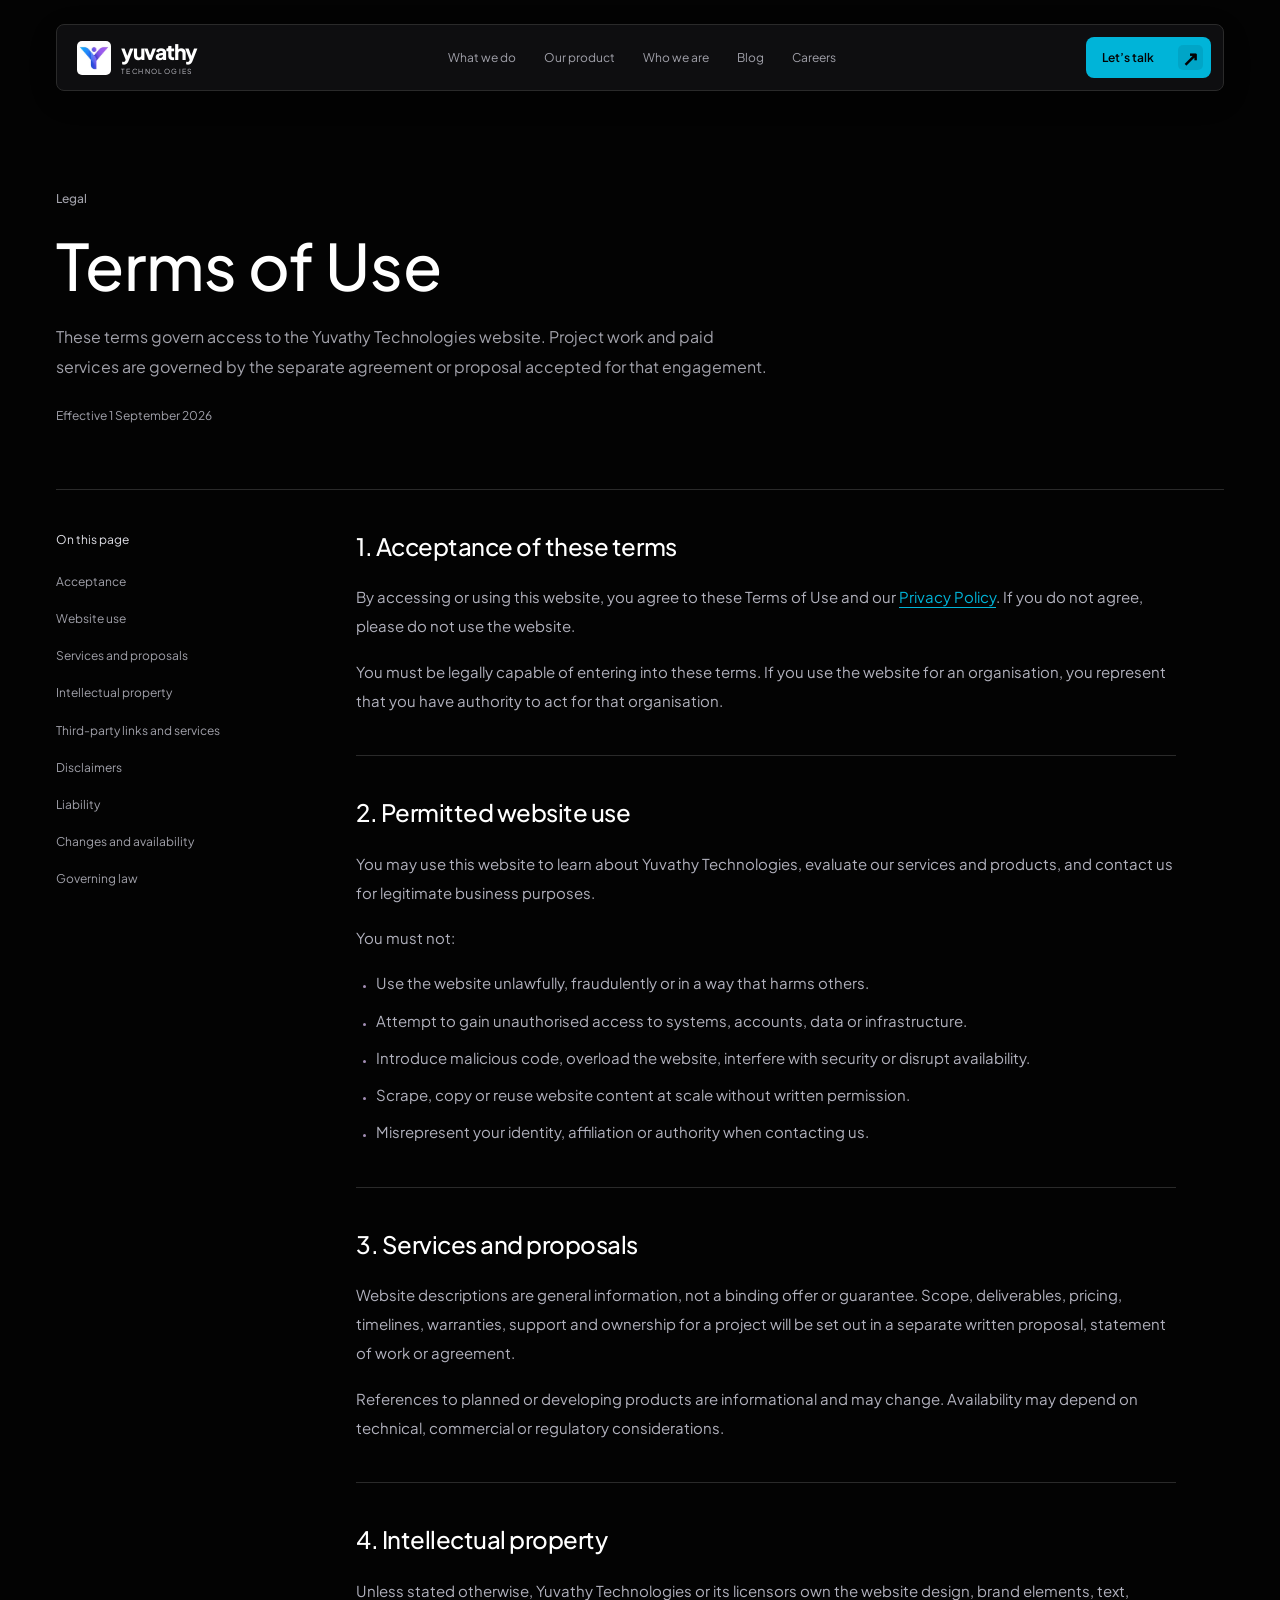
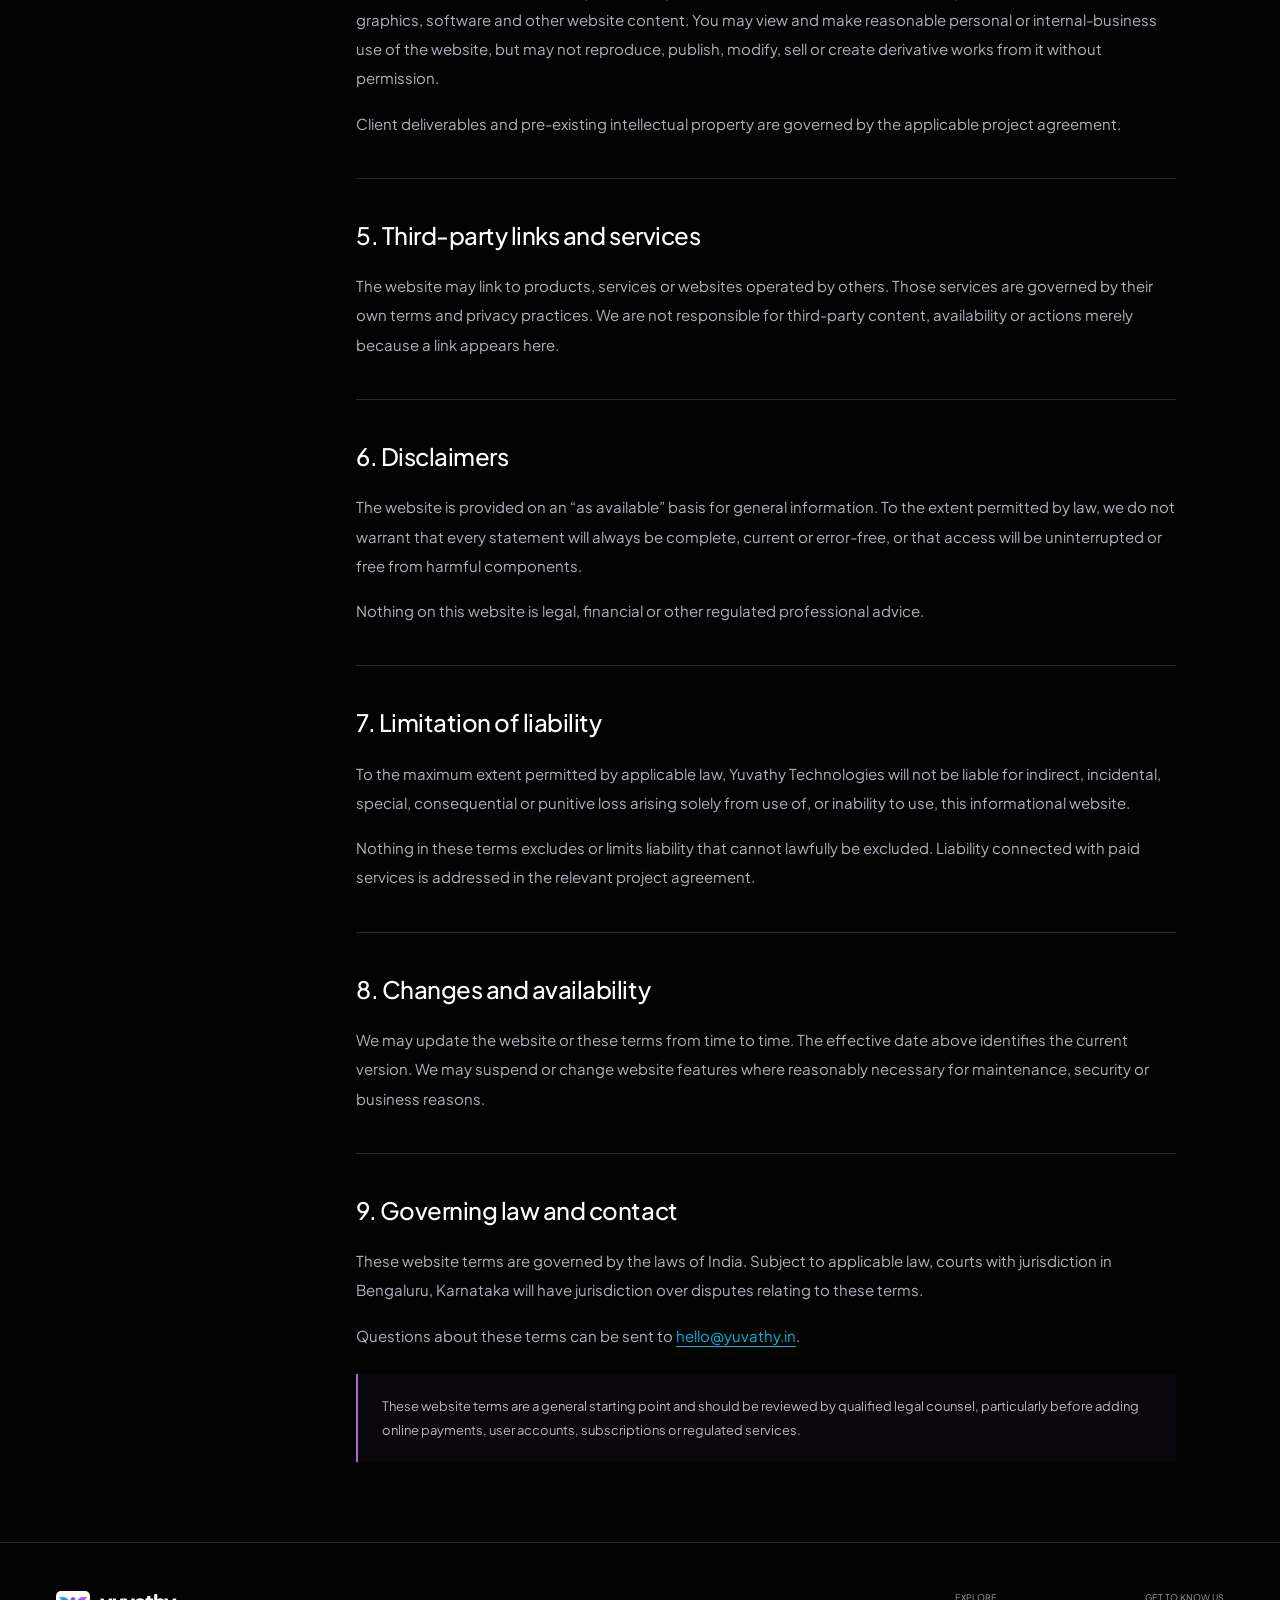
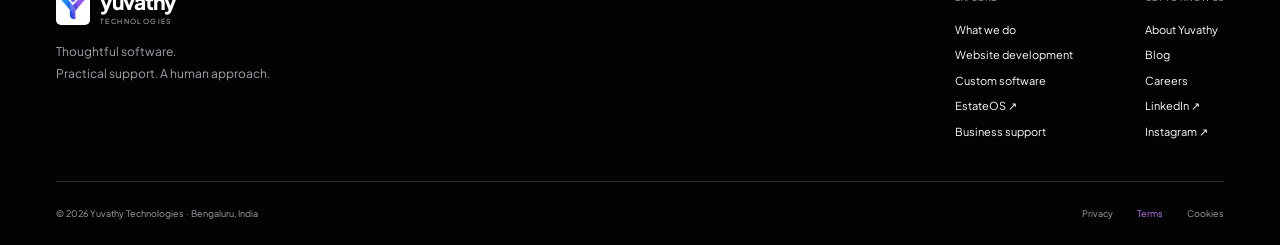
<file: terms.html>
<!DOCTYPE html>
<html lang="en">

<head>
    <!-- Google tag (gtag.js) -->
    <script async src="https://www.googletagmanager.com/gtag/js?id=G-8HTMG8P2JD"></script>
    <script>
        window.dataLayer = window.dataLayer || [];
        function gtag(){dataLayer.push(arguments);}
        gtag('js', new Date());
        gtag('config', 'G-8HTMG8P2JD');
    </script>
    <meta charset="UTF-8">
    <meta name="viewport" content="width=device-width, initial-scale=1.0">
    <title>Terms of Use | Yuvathy Technologies</title>
    <meta name="description" content="Terms governing access to and use of the Yuvathy Technologies website.">
    <meta name="robots" content="index, follow">
    <meta name="theme-color" content="#030303">
    <link rel="canonical" href="https://yuvathy.in/terms.html">
    <link rel="icon" type="image/svg+xml" href="/assets/favicon.svg">
    <link rel="alternate icon" type="image/png" sizes="48x48" href="/assets/favicon-48.png">
    <link rel="apple-touch-icon" sizes="180x180" href="/assets/apple-touch-icon.png">
    <link rel="preload" href="/assets/fonts/plus-jakarta-sans-latin-variable.woff2" as="font" type="font/woff2" crossorigin>
    <link rel="stylesheet" href="/css/site.css">
    <link rel="stylesheet" href="/css/pages.css">
</head>

<body class="legal-page">
    <a href="#main" class="skip-link">Skip to content</a>
    <header class="site-header">
        <div class="container nav-island">
            <a href="/" class="brand" aria-label="Yuvathy Technologies home">
                <img src="/assets/yuvathy-symbol.png" alt="" width="35" height="35">
                <span><span class="brand-name">yuvathy</span><span class="brand-kicker">Technologies</span></span>
            </a>
            <nav class="desktop-nav" aria-label="Primary navigation">
                <a href="/#services">What we do</a>
                <a href="/#products">Our product</a>
                <a href="/#about">Who we are</a>
                <a href="/blog/">Blog</a>
                <a href="/careers/">Careers</a>
            </nav>
            <a href="/#contact" class="button nav-contact">Let’s talk <span class="arrow" aria-hidden="true">↗</span></a>
            <button class="menu-toggle" aria-label="Open navigation" aria-expanded="false" aria-controls="mobile-navigation" type="button"><span></span><span></span></button>
        </div>
    </header>
    <nav class="mobile-menu" id="mobile-navigation" aria-label="Mobile navigation" inert>
        <a href="/#services">What we do</a>
        <a href="/#products">Our product</a>
        <a href="/#about">Who we are</a>
        <a href="/blog/">Blog</a>
        <a href="/careers/">Careers</a>
        <a href="/#contact">Let’s talk ↗</a>
        <p>Bengaluru, India · hello@yuvathy.in</p>
    </nav>

    <main class="legal-main" id="main">
        <div class="container">
            <div class="legal-hero">
                <span class="eyebrow">Legal</span>
                <h1>Terms of Use</h1>
                <p>These terms govern access to the Yuvathy Technologies website. Project work and paid services are governed by the separate agreement or proposal accepted for that engagement.</p>
                <span class="legal-updated">Effective 1 September 2026</span>
            </div>

            <div class="legal-layout">
                <aside class="legal-nav" aria-label="Terms of use sections">
                    <span>On this page</span>
                    <a href="#acceptance">Acceptance</a>
                    <a href="#website-use">Website use</a>
                    <a href="#services">Services and proposals</a>
                    <a href="#intellectual-property">Intellectual property</a>
                    <a href="#third-parties">Third-party links and services</a>
                    <a href="#disclaimers">Disclaimers</a>
                    <a href="#liability">Liability</a>
                    <a href="#changes">Changes and availability</a>
                    <a href="#law">Governing law</a>
                </aside>

                <article class="legal-document">
                    <section id="acceptance">
                        <h2>1. Acceptance of these terms</h2>
                        <p>By accessing or using this website, you agree to these Terms of Use and our <a href="privacy.html">Privacy Policy</a>. If you do not agree, please do not use the website.</p>
                        <p>You must be legally capable of entering into these terms. If you use the website for an organisation, you represent that you have authority to act for that organisation.</p>
                    </section>

                    <section id="website-use">
                        <h2>2. Permitted website use</h2>
                        <p>You may use this website to learn about Yuvathy Technologies, evaluate our services and products, and contact us for legitimate business purposes.</p>
                        <p>You must not:</p>
                        <ul>
                            <li>Use the website unlawfully, fraudulently or in a way that harms others.</li>
                            <li>Attempt to gain unauthorised access to systems, accounts, data or infrastructure.</li>
                            <li>Introduce malicious code, overload the website, interfere with security or disrupt availability.</li>
                            <li>Scrape, copy or reuse website content at scale without written permission.</li>
                            <li>Misrepresent your identity, affiliation or authority when contacting us.</li>
                        </ul>
                    </section>

                    <section id="services">
                        <h2>3. Services and proposals</h2>
                        <p>Website descriptions are general information, not a binding offer or guarantee. Scope, deliverables, pricing, timelines, warranties, support and ownership for a project will be set out in a separate written proposal, statement of work or agreement.</p>
                        <p>References to planned or developing products are informational and may change. Availability may depend on technical, commercial or regulatory considerations.</p>
                    </section>

                    <section id="intellectual-property">
                        <h2>4. Intellectual property</h2>
                        <p>Unless stated otherwise, Yuvathy Technologies or its licensors own the website design, brand elements, text, graphics, software and other website content. You may view and make reasonable personal or internal-business use of the website, but may not reproduce, publish, modify, sell or create derivative works from it without permission.</p>
                        <p>Client deliverables and pre-existing intellectual property are governed by the applicable project agreement.</p>
                    </section>

                    <section id="third-parties">
                        <h2>5. Third-party links and services</h2>
                        <p>The website may link to products, services or websites operated by others. Those services are governed by their own terms and privacy practices. We are not responsible for third-party content, availability or actions merely because a link appears here.</p>
                    </section>

                    <section id="disclaimers">
                        <h2>6. Disclaimers</h2>
                        <p>The website is provided on an “as available” basis for general information. To the extent permitted by law, we do not warrant that every statement will always be complete, current or error-free, or that access will be uninterrupted or free from harmful components.</p>
                        <p>Nothing on this website is legal, financial or other regulated professional advice.</p>
                    </section>

                    <section id="liability">
                        <h2>7. Limitation of liability</h2>
                        <p>To the maximum extent permitted by applicable law, Yuvathy Technologies will not be liable for indirect, incidental, special, consequential or punitive loss arising solely from use of, or inability to use, this informational website.</p>
                        <p>Nothing in these terms excludes or limits liability that cannot lawfully be excluded. Liability connected with paid services is addressed in the relevant project agreement.</p>
                    </section>

                    <section id="changes">
                        <h2>8. Changes and availability</h2>
                        <p>We may update the website or these terms from time to time. The effective date above identifies the current version. We may suspend or change website features where reasonably necessary for maintenance, security or business reasons.</p>
                    </section>

                    <section id="law">
                        <h2>9. Governing law and contact</h2>
                        <p>These website terms are governed by the laws of India. Subject to applicable law, courts with jurisdiction in Bengaluru, Karnataka will have jurisdiction over disputes relating to these terms.</p>
                        <p>Questions about these terms can be sent to <a href="mailto:hello@yuvathy.in">hello@yuvathy.in</a>.</p>
                        <div class="legal-note">These website terms are a general starting point and should be reviewed by qualified legal counsel, particularly before adding online payments, user accounts, subscriptions or regulated services.</div>
                    </section>
                </article>
            </div>
        </div>
    </main>

    <footer class="site-footer">
        <div class="container">
            <div class="footer-top">
                <div class="footer-brand"><a href="/" class="brand" aria-label="Yuvathy Technologies home"><img src="/assets/yuvathy-symbol.png" alt="" width="35" height="35"><span><span class="brand-name">yuvathy</span><span class="brand-kicker">Technologies</span></span></a><p>Thoughtful software.<br>Practical support. A human approach.</p></div>
                <div class="footer-links">
                    <div><small>Explore</small><a href="/#services">What we do</a><a href="/services/website-development/">Website development</a><a href="/services/custom-software-development/">Custom software</a><a href="https://estateos.yuvathy.in" target="_blank" rel="noopener noreferrer">EstateOS ↗</a><a href="/services/accounting-compliance/">Business support</a></div>
                    <div><small>Get to know us</small><a href="/#about">About Yuvathy</a><a href="/blog/">Blog</a><a href="/careers/">Careers</a><a href="https://www.linkedin.com/company/yuvathy-technologies/" target="_blank" rel="noopener noreferrer">LinkedIn ↗</a><a href="https://www.instagram.com/yuvathy.in/" target="_blank" rel="noopener noreferrer">Instagram ↗</a></div>
                </div>
            </div>
            <div class="footer-bottom"><span>© 2026 Yuvathy Technologies · Bengaluru, India</span><div class="footer-legal"><a href="/privacy.html">Privacy</a><a href="/terms.html" aria-current="page">Terms</a><a href="/cookies.html">Cookies</a></div></div>
        </div>
    </footer>
    <script type="module" src="/js/site.js"></script>
</body>
</html>
</file>
<file: css/site.css>
@font-face {
  font-family: 'Plus Jakarta Sans';
  font-style: normal;
  font-weight: 400 800;
  font-display: swap;
  src: url('/assets/fonts/plus-jakarta-sans-latin-variable.woff2') format('woff2');
}

:root {
  --primary: #00b4d8;
  --accent: #c77dff;
  --background: #030303;
  --surface: #1a1a1a;
  --text: #ffffff;
  --muted: #a1a1aa;
  --border: #2a2a2a;
  --radius: 8px;
  --section-space: 80px;
  --curve: cubic-bezier(.23,1,.32,1);
  --motion-press: 160ms;
  --motion-hover: 200ms;
  --motion-menu: 250ms;
  --motion-fade: 150ms;
  --display: 'Plus Jakarta Sans', sans-serif;
  --max: 1240px;
}

* { box-sizing: border-box; }
html { scroll-behavior: smooth; scroll-padding-top: 120px; }
body {
  margin: 0;
  background: var(--background);
  color: var(--text);
  font: 400 16px/1.6 var(--display);
  -webkit-font-smoothing: antialiased;
}
body.menu-open { overflow: hidden; }
::selection { background: var(--accent); color: var(--background); }
a { color: inherit; text-decoration: none; }
button, input, textarea, select { font: inherit; }
button, a { -webkit-tap-highlight-color: transparent; }
button { cursor: pointer; color: inherit; }
img { display: block; max-width: 100%; }
h1, h2, h3, p { margin: 0; }
h1, h2, h3 { font-weight: 500; }
h1, h2 { font-family: var(--display); line-height: 1.04; letter-spacing: 0; }
h2 { font-size: clamp(36px, 3.5vw, 48px); }
h3 { line-height: 1.3; }
p { color: var(--muted); }
em { font-style: normal; font-weight: inherit; color: var(--accent); }
ul, ol { padding: 0; margin: 0; list-style: none; }
.container { width: min(var(--max), calc(100% - 112px)); margin-inline: auto; }
.section { padding-block: var(--section-space); }
.eyebrow {
  display: inline-flex; align-items: center; gap: 10px; margin-bottom: 24px;
  color: var(--muted); font: 500 12px/1.4 var(--display); letter-spacing: 0;
}
.skip-link {
  position: fixed; top: 10px; left: 10px; z-index: 40;
  transform: translateY(-180%); padding: 12px 20px;
  background: var(--primary); color: var(--background); border-radius: var(--radius);
}
.skip-link:focus { transform: none; }
:focus-visible { outline: 2px solid var(--accent); outline-offset: 5px; }
.arrow {
  display: grid; place-items: center; flex: 0 0 auto;
  width: 32px; height: 32px; background: #03030314; border-radius: 5px;
  font-size: 20px; line-height: 1; transition: transform var(--motion-hover) var(--curve);
}
.button {
  display: inline-flex; justify-content: space-between; align-items: center; gap: 24px;
  min-height: 48px; padding: 8px 8px 8px 20px;
  background: var(--primary); color: #030303; border: 0; border-radius: var(--radius);
  font-size: 13px; font-weight: 600;
  transition: transform var(--motion-press) var(--curve), background var(--motion-hover) var(--curve), opacity var(--motion-press) var(--curve);
}
.button:active { transform: scale(.98); }
.text-link { display: inline-flex; align-items: center; gap: 16px; font-size: 13px; font-weight: 500; transition: opacity var(--motion-press) var(--curve); }
.text-link .arrow { background: #ffffff08; color: var(--primary); }
.text-link:active, .contact-link:active { opacity: .75; }
.quiet-link { font-size: 12px; padding-block: 7px; border-bottom: 1px solid var(--border); color: #c3c3cb; }

/* Navigation is detached from the page edge. */
.site-header { position: fixed; top: 24px; left: 0; right: 0; z-index: 20; pointer-events: none; }
.nav-island {
  pointer-events: auto; display: flex; align-items: center; justify-content: space-between; gap: 24px;
  padding: 12px 12px 12px 20px; background: #101012eb; backdrop-filter: blur(20px);
  border: 1px solid var(--border); border-radius: var(--radius);
  box-shadow: 0 8px 32px #00000018;
}
.brand { display: flex; align-items: center; gap: 10px; line-height: 1; }
.brand img { width: 34px; height: 34px; border-radius: 5px; }
.brand-name { display: block; font-size: 21px; letter-spacing: -.06em; font-weight: 800; }
.brand-kicker { display: block; margin-top: 6px; font: 400 7px/1 var(--display); letter-spacing: .2em; text-transform: uppercase; color: #c4c4cc; }
.desktop-nav { display: flex; gap: 28px; font-size: 12px; }
.desktop-nav a { color: var(--muted); transition: color var(--motion-hover) var(--curve); }
.desktop-nav a[aria-current] { color: white; }
.nav-contact { min-height: 40px; padding-left: 16px; font-size: 12px; }
.nav-contact .arrow { width: 25px; height: 25px; }
.menu-toggle { display: none; width: 44px; height: 44px; position: relative; z-index: 32; background: transparent; border: 0; border-radius: 5px; }
.menu-toggle span { position: absolute; left: 12px; width: 20px; height: 1.5px; background: white; transition: transform var(--motion-menu) var(--curve); }
.menu-toggle span:first-child { transform: translateY(-4px); }
.menu-toggle span:last-child { transform: translateY(4px); }
.menu-toggle[aria-expanded=true] span:first-child { transform: rotate(45deg); }
.menu-toggle[aria-expanded=true] span:last-child { transform: rotate(-45deg); }
.mobile-menu {
  position: fixed; inset: 0; z-index: 19; display: flex; flex-direction: column; justify-content: center;
  padding: 100px 32px 45px; background: var(--background);
  visibility: hidden; opacity: 0; pointer-events: none;
  transition: opacity var(--motion-menu) var(--curve), visibility 0s var(--motion-menu);
}
.mobile-menu.is-open { visibility: visible; opacity: 1; pointer-events: auto; transition: opacity var(--motion-menu) var(--curve), visibility 0s; }
.mobile-menu a {
  display: block; font-size: clamp(28px,6vw,42px); line-height: 1.8; letter-spacing: -.03em;
}
.mobile-menu p { margin-top: 32px; font: 10px/1.8 var(--display); }

/* A typographic first screen with one atmospheric focal object. */
.hero { position: relative; padding-top: 184px; padding-bottom: 40px; overflow: clip; }
.hero::before {
  content: ''; position: absolute; inset: 0; pointer-events: none;
  background: radial-gradient(ellipse at 83% 38%,#44226612,transparent 45%);
}
.hero-layout { display: grid; grid-template-columns: 1.15fr 1fr; gap: 48px; align-items: center; }
.hero-copy { position: relative; }
.hero .eyebrow { margin-bottom: 32px; }
.hero .eyebrow::before { content: ''; width: 24px; height: 1px; background: var(--primary); }
.hero h1 { font-size: 64px; font-weight: 500; line-height: 1.04; letter-spacing: 0; }
.hero h1 em { color: var(--accent); }
.hero-description { max-width: 470px; margin-top: 32px; font-size: 16px; line-height: 1.75; }
.hero-actions { display: flex; align-items: center; gap: 24px; margin-top: 32px; }
.hero-footnote { margin-top: 24px; font: 11px/1.6 var(--display); }
.hero-art { position: relative; min-width: 0; }
.art-label { position: absolute; top: 5%; right: 0; color: #b2a4bc; font: 9px/1.5 var(--display); text-transform: uppercase; letter-spacing: .08em; }
.orbit { width: 100%; height: auto; }
.art-caption { display: flex; align-items: center; gap: 16px; position: absolute; bottom: 0; left: 16px; right: 0; }
.art-cross { font: 300 28px/1 var(--display); color: var(--primary); }
.art-caption p { font-size: 12px; line-height: 1.7; }
.art-caption p span { color: #e9e9ed; }
.hero-baseline { position: relative; display: flex; justify-content: space-between; gap: 32px; margin-top: 64px; padding-top: 24px; border-top: 1px solid var(--border); color: var(--muted); font: 12px/1.6 var(--display); }
.baseline-services { display: flex; gap: 24px; }
.baseline-services span + span { padding-left: 24px; border-left: 1px solid var(--border); }

.section-heading { display: flex; justify-content: space-between; align-items: end; gap: 64px; margin-bottom: 40px; }
.section-heading h2 { max-width: 640px; }
.section-heading > p { max-width: 330px; font-size: 14px; line-height: 1.8; }
.service-grid { display: grid; grid-template-columns: 1.15fr 1fr; gap: 16px; }
.card-shell { padding: 1px; background: var(--border); border-radius: var(--radius); }
.service-core { display: flex; flex-direction: column; align-items: start; min-height: 376px; padding: 32px; background: var(--surface); border-radius: 7px; }
.service-number { display: flex; justify-content: space-between; align-items: center; width: 100%; font: 500 10px/1.6 var(--display); color: var(--primary); }
.service-symbol { font-size: 24px; line-height: 1; }
.service-core h3 { margin-top: 32px; font-size: 28px; letter-spacing: -.03em; }
.service-core > p { max-width: 460px; margin-top: 16px; font-size: 14px; line-height: 1.8; }
.service-tags { display: flex; flex-wrap: wrap; gap: 8px; margin: 24px 0 32px; }
.service-tags span { padding: 5px 8px; background: #ffffff05; border: 1px solid #ffffff08; border-radius: 4px; color: #b6b6c0; font: 9px/1.5 var(--display); }
.service-core .text-link { margin-top: auto; }
.service-business .service-core { background: #171419; }
.service-business .service-number, .service-business .text-link .arrow { color: var(--accent); }

.product-section { background: #0b0b0d; border-block: 1px solid #ffffff06; }
.product-heading { display: flex; align-items: center; justify-content: space-between; gap: 24px; margin-bottom: 48px; }
.product-heading .eyebrow { margin-bottom: 0; }
.product-heading > span { font: 10px/1.6 var(--display); color: var(--muted); }
.product-layout { display: grid; grid-template-columns: .85fr 1.15fr; align-items: center; gap: 64px; }
.product-copy h2 { font-size: clamp(36px,3.4vw,46px); line-height: 1.13; }
.product-name { display: inline-flex; align-items: center; gap: 10px; margin-bottom: 24px; font-size: 18px; font-weight: 600; letter-spacing: -.05em; }
.product-logo { width: 36px; height: 36px; flex-shrink: 0; }
.product-copy > p { font-size: 14px; margin-top: 24px; line-height: 1.8; }
.product-benefits { display: flex; flex-wrap: wrap; gap: 12px; margin: 24px 0 32px; }
.product-benefits span { padding-right: 12px; border-right: 1px solid var(--border); font: 10px/1.5 var(--display); color: var(--muted); }
.product-benefits span:last-child { border: 0; }
.product-window-shell { min-width: 0; padding: 5px; background: #19191e; border: 1px solid #ffffff0d; border-radius: var(--radius); box-shadow: 0 24px 80px #00000016; }
.product-window { overflow: hidden; background: #0e0e12; border: 1px solid #ffffff08; border-radius: 4px; }
.window-bar { display: flex; align-items: center; justify-content: space-between; gap: 8px; padding: 12px 16px; border-bottom: 1px solid var(--border); color: var(--muted); font: 8px/1.5 var(--display); }
.window-dots { display: flex; gap: 4px; }
.window-dots span { width: 5px; height: 5px; border-radius: 50%; background: #585861; }
.demo-label { padding: 3px 6px; border-radius: 3px; background: #c77dff12; color: var(--accent); font-size: 7px; text-transform: uppercase; letter-spacing: .04em; }
.app-layout { display: grid; grid-template-columns: 112px 1fr; min-height: 330px; }
.app-sidebar { padding: 24px 12px; background: #151519; border-right: 1px solid var(--border); }
.app-logo { display: flex; align-items: center; gap: 5px; margin-bottom: 26px; font-size: 12px; font-weight: 700; letter-spacing: -.04em; }
.app-logo img { width: 16px; height: 16px; flex-shrink: 0; }
.app-sidebar li { display: flex; align-items: center; gap: 7px; margin-bottom: 4px; padding: 8px; border-radius: 4px; color: var(--muted); font-size: 8px; }
.app-sidebar li.selected { background: #00b4d812; color: var(--primary); }
.app-sidebar li span { font-size: 12px; }
.app-main { padding: 24px; }
.app-eyebrow { font: 7px/1.5 var(--display); text-transform: uppercase; color: var(--muted); letter-spacing: .04em; }
.app-main h3 { margin-top: 7px; font-size: 18px; letter-spacing: -.03em; }
.app-main > p { margin-top: 6px; font-size: 8px; }
.app-toolbar { display: flex; align-items: center; justify-content: space-between; gap: 8px; margin-top: 24px; font-size: 9px; font-weight: 500; }
.app-toolbar > span:last-child { padding: 5px 8px; background: var(--primary); color: #030303; border-radius: 4px; font-size: 7px; }
.property-table { width: 100%; margin-top: 12px; border-collapse: collapse; font-size: 8px; }
.property-table th { padding: 9px 0; text-align: left; border-bottom: 1px solid var(--border); font: 400 7px/1.6 var(--display); color: var(--muted); }
.property-table td { padding: 12px 0; border-bottom: 1px solid #ffffff08; }
.property-name { display: flex; align-items: center; gap: 7px; }
.property-tile { display: grid; place-items: center; flex-shrink: 0; width: 24px; height: 25px; border-radius: 4px; background: #00b4d815; color: var(--primary); font-size: 13px; }
.property-tile.terracotta { background: #c77dff15; color: var(--accent); }
.property-tile.blue { background: #00b4d810; color: #82bac8; }
.app-status { display: inline-block; padding: 3px 6px; border-radius: 4px; background: #00b4d812; color: #6ec7d9; font-size: 6px; }
.app-status.follow-up { background: #c77dff12; color: #d1a1f7; }
.preview-caption { margin-top: 12px; text-align: right; font: 8px/1.7 var(--display); color: var(--muted); }
.pipeline { display: flex; justify-content: space-between; gap: 32px; margin-top: 64px; padding-top: 24px; border-top: 1px solid var(--border); }
.pipeline p { font: 10px/1.8 var(--display); }
.pipeline span { color: #dbdbe2; }

.about-layout { display: grid; grid-template-columns: 1fr 1fr; gap: 88px; align-items: start; }
.about-layout h2 { max-width: 520px; line-height: 1.15; }
.about-copy { padding-top: 40px; }
.about-copy > p { margin-bottom: 24px; font-size: 15px; line-height: 1.9; }
.signature { display: flex; align-items: center; gap: 12px; margin-top: 32px; font-size: 11px; line-height: 1.6; }
.signature-logo { width: 40px; height: 40px; border-radius: 5px; }
.signature small { display: block; color: var(--muted); font: 9px/1.8 var(--display); }
.principles { display: flex; flex-wrap: wrap; gap: 16px; margin-top: 32px; }
.principles span { color: #b6b6c0; font: 9px/1.6 var(--display); }
.principles span + span { padding-left: 16px; border-left: 1px solid var(--border); }
.process { padding-top: 0; }
.process-heading { display: flex; align-items: center; justify-content: space-between; gap: 32px; padding-top: 40px; margin-bottom: 40px; border-top: 1px solid var(--border); }
.process-heading h2 { font-size: 32px; letter-spacing: -.025em; }
.process-heading p { font: 10px/1.7 var(--display); }
.process-steps { display: grid; grid-template-columns: repeat(3,1fr); gap: 48px; }
.step-number { display: block; margin-bottom: 24px; color: var(--primary); font: 11px/1.5 var(--display); }
.process-steps h3 { margin-bottom: 12px; font-size: 16px; }
.process-steps p { max-width: 330px; font-size: 13px; line-height: 1.8; }
.careers-section { padding-top: 0; }
.careers-layout { display: grid; grid-template-columns: .85fr 1.15fr; gap: 72px; align-items: start; padding-top: 64px; border-top: 1px solid var(--border); }
.careers-intro h1 { font-size: clamp(34px,3.4vw,46px); line-height: 1.14; }
.careers-intro > p { max-width: 430px; margin-top: 24px; font-size: 14px; line-height: 1.85; }
.careers-intro .careers-invitation { max-width: 350px; color: #d4d4dc; }
.career-opening { padding: 32px; background: #141416; border: 1px solid var(--border); border-radius: var(--radius); }
.career-category { display: flex; align-items: center; gap: 12px; margin-bottom: 16px; color: var(--accent); font-size: 12px; }
.career-category span { color: #66616c; }
.career-opening-title { font-size: 27px; letter-spacing: -.02em; line-height: 1.3; }
.career-details { display: grid; gap: 16px; margin: 24px 0; padding: 24px 0; border-block: 1px solid var(--border); }
.career-details > div { display: grid; grid-template-columns: 100px 1fr; gap: 16px; font-size: 13px; }
.career-details dt { color: var(--muted); }
.career-details dd { margin: 0; }
.career-details dd span { color: var(--muted); }
.career-benefits-title { margin: 0 0 16px; font-size: 14px; font-weight: 500; }
.career-benefits { display: grid; gap: 12px; padding-left: 17px; color: var(--muted); list-style: disc; font-size: 13px; line-height: 1.75; }
.career-benefits li::marker { color: #a68cbb; font-size: 9px; }
.career-apply { margin-top: 32px; }
.career-apply-note { margin-top: 12px; font-size: 10px; }
.faq-section { padding-top: 24px; }
.faq-layout { display: grid; grid-template-columns: .8fr 1.2fr; gap: 88px; }
.faq-intro h2 { max-width: 400px; font-size: 36px; line-height: 1.16; }
.faq-intro > p { max-width: 290px; margin-top: 24px; font-size: 14px; line-height: 1.8; }
.faq-list details { border-bottom: 1px solid var(--border); }
.faq-list details:first-child { border-top: 1px solid var(--border); }
.faq-list summary { display: flex; justify-content: space-between; align-items: center; gap: 24px; padding: 24px 0; list-style: none; cursor: pointer; font-size: 13px; }
.faq-list summary::-webkit-details-marker { display: none; }
.faq-list summary::after { content: '+'; color: var(--accent); font: 20px/1 var(--display); transition: transform var(--motion-press) var(--curve); }
.faq-list details[open] summary::after { transform: rotate(45deg); }
.faq-list details p { padding: 0 24px 24px 0; font-size: 13px; line-height: 1.85; }
.faq-list details p a { color: var(--primary); text-decoration: underline; text-underline-offset: 3px; }

.contact-section { padding: 0 0 24px; }
.contact-shell { padding: 1px; background: var(--border); border-radius: var(--radius); }
.contact-core { display: grid; grid-template-columns: 1.1fr 1fr; gap: 72px; padding: 56px; border-radius: 7px; background: radial-gradient(ellipse at 0 100%,#39214a33,transparent 65%),#121214; }
.contact-core .eyebrow { color: #c9b2db; }
.contact-core h2 { font-size: clamp(36px,3.8vw,52px); line-height: 1.12; }
.contact-copy > p { max-width: 380px; margin-top: 24px; font-size: 14px; line-height: 1.8; }
.contact-person { display: flex; align-items: center; gap: 12px; margin-top: 32px; }
.contact-person img { width: 32px; height: 32px; border-radius: 5px; }
.contact-person p { font-size: 11px; color: #c4c4ce; }
.contact-options { align-self: center; }
.contact-options-label { font-size: 11px; margin-bottom: 16px; }
.contact-link { display: flex; align-items: center; justify-content: space-between; gap: 16px; padding: 20px 0; border-top: 1px solid var(--border); transition: opacity var(--motion-press) var(--curve); }
.contact-link small { display: block; margin-bottom: 5px; color: var(--muted); font: 9px/1.5 var(--display); }
.contact-link strong { font-size: 18px; font-weight: 400; }
.contact-link .arrow { width: 36px; height: 36px; background: #ffffff05; color: var(--primary); }
.contact-link.whatsapp { padding: 16px; margin-top: 16px; background: var(--accent); color: #030303; border: 0; border-radius: var(--radius); }
.contact-link.whatsapp small { color: #44255c; }
.contact-link.whatsapp strong { font-size: 13px; font-weight: 500; }
.contact-link.whatsapp .arrow { background: #0303030a; color: #030303; }
.contact-note { margin-top: 16px; font: 8px/1.8 var(--display); }
.site-footer { padding-block: 48px 24px; }
.footer-top { display: flex; justify-content: space-between; align-items: start; gap: 32px; }
.footer-brand p { max-width: 240px; margin-top: 16px; font-size: 12px; line-height: 1.8; }
.footer-links { display: flex; gap: 72px; font-size: 11px; }
.footer-links div { display: grid; gap: 8px; }
.footer-links small { margin-bottom: 8px; color: var(--muted); font: 9px/1.5 var(--display); text-transform: uppercase; }
.footer-bottom { display: flex; justify-content: space-between; gap: 24px; padding-top: 24px; margin-top: 40px; border-top: 1px solid var(--border); font: 9px/1.7 var(--display); color: var(--muted); }
.footer-legal { display: flex; gap: 24px; }

@media (min-width: 1500px) {
  .hero { padding-top: 208px; }
  .hero-baseline { margin-top: 80px; }
}
@media (max-width: 1100px) {
  .container { width: calc(100% - 64px); }
  .hero-layout { gap: 32px; }
  .hero h1 { font-size: 54px; }
  .hero-description { font-size: 15px; }
  .hero-actions { gap: 16px; }
  .hero-footnote { font-size: 11px; }
  .desktop-nav { gap: 20px; }
  .product-layout { gap: 40px; }
  .app-layout { grid-template-columns: 88px 1fr; }
  .app-sidebar { padding-inline: 8px; }
  .app-main { padding: 24px 16px; }
  .about-layout, .faq-layout { gap: 48px; }
  .careers-layout { gap: 40px; }
  .contact-core { gap: 40px; padding: 40px; }
  .baseline-services { gap: 16px; }
  .baseline-services span + span { padding-left: 16px; }
  .hero-baseline { font-size: 11px; }
}
@media (min-width: 768px) and (max-width: 900px) {
  .nav-island { gap: 16px; padding-left: 12px; }
  .desktop-nav { gap: 12px; font-size: 10px; }
  .brand-name { font-size: 18px; }
  .nav-contact { gap: 12px; }
  .desktop-nav { gap: 10px; }
  .hero h1 { font-size: 46px; }
  .hero-actions { flex-wrap: wrap; }
  .hero-baseline { align-items: start; }
  .baseline-services { flex-wrap: wrap; justify-content: end; gap: 8px 16px; }
  .service-core { padding: 24px; }
  .service-core h3 { font-size: 24px; }
  .section-heading { gap: 32px; }
  .section-heading > p { max-width: 250px; }
  .product-layout { grid-template-columns: 1fr; }
  .product-copy h2 { max-width: 600px; }
  .product-copy > p { max-width: 530px; }
  .product-layout > div:last-child { max-width: 600px; }
}
@media (max-width: 767px) {
  html { scroll-padding-top: 100px; }
  .container { width: calc(100% - 32px); }
  .section { padding-block: 64px; }
  .site-header { top: 16px; }
  .nav-island { padding: 8px 8px 8px 16px; gap: 16px; }
  .brand img { width: 31px; height: 31px; }
  .brand-name { font-size: 20px; }
  .desktop-nav, .nav-contact { display: none; }
  .menu-toggle { display: block; }
  .hero { padding-top: 144px; padding-bottom: 32px; }
  .hero-layout { grid-template-columns: 1fr; gap: 32px; }
  .hero .eyebrow { font-size: 11px; margin-bottom: 24px; }
  .hero h1 { font-size: clamp(40px,9.5vw,58px); line-height: 1.06; }
  .hero-description { max-width: 470px; font-size: 15px; margin-top: 24px; }
  .hero-actions { gap: 20px; margin-top: 24px; }
  .hero-actions .button { font-size: 12px; gap: 16px; padding-left: 16px; }
  .hero-actions .quiet-link { font-size: 10px; }
  .hero-footnote { font-size: 11px; margin-top: 20px; }
  .hero-art { width: min(100%,460px); margin-inline: auto; }
  .art-label { font-size: 8px; top: 0; }
  .art-caption { left: 0; }
  .art-caption p { font-size: 11px; }
  .hero-baseline { align-items: start; gap: 24px; margin-top: 48px; font-size: 11px; }
  .hero-baseline > span { max-width: 130px; }
  .baseline-services { display: grid; gap: 8px; font-size: 11px; }
  .baseline-services span + span { padding-left: 0; border-left: 0; }
  .section-heading { display: block; margin-bottom: 32px; }
  .section-heading h2 { font-size: 36px; }
  .section-heading > p { max-width: 430px; margin-top: 24px; font-size: 14px; }
  .eyebrow { font-size: 11px; margin-bottom: 20px; }
  .service-grid { grid-template-columns: 1fr; }
  .service-core { min-height: 350px; padding: 24px; }
  .service-number { font-size: 9px; }
  .service-core h3 { font-size: 27px; }
  .service-core > p { font-size: 14px; }
  .service-tags span { font-size: 8px; }
  .product-heading { align-items: start; margin-bottom: 32px; }
  .product-heading > span { max-width: 105px; text-align: right; font-size: 8px; }
  .product-layout { grid-template-columns: 1fr; gap: 40px; }
  .product-copy h2 { font-size: 37px; }
  .product-copy > p { max-width: 470px; }
  .product-benefits { gap: 8px; }
  .product-benefits span { font-size: 9px; padding-right: 8px; }
  .app-layout { grid-template-columns: 72px 1fr; min-height: 300px; }
  .app-main { padding: 20px 12px; }
  .app-sidebar { padding: 20px 6px; }
  .app-logo { font-size: 10px; }
  .app-logo img { width: 12px; height: 12px; }
  .app-sidebar li { font-size: 6px; padding: 7px 3px; gap: 4px; }
  .app-sidebar li span { font-size: 10px; }
  .app-main h3 { font-size: 15px; }
  .app-main > p { font-size: 7px; }
  .window-bar { padding: 10px; font-size: 6px; }
  .demo-label { font-size: 5px; padding: 3px 4px; }
  .property-table { font-size: 6px; }
  .property-table th { font-size: 6px; }
  .property-name { gap: 4px; }
  .property-tile { width: 17px; height: 22px; font-size: 11px; }
  .app-status { font-size: 5px; padding: 3px 4px; }
  .app-toolbar { font-size: 8px; }
  .app-toolbar > span:last-child { font-size: 6px; padding: 4px 6px; }
  .preview-caption { font-size: 7px; }
  .pipeline { display: block; margin-top: 40px; padding-top: 24px; }
  .pipeline > p { font-size: 9px; }
  .pipeline > p:first-child { margin-bottom: 12px; }
  .about-layout { grid-template-columns: 1fr; gap: 32px; }
  .about-layout h2 { max-width: 480px; font-size: 36px; }
  .about-copy { padding-top: 0; }
  .about-copy > p { font-size: 14px; }
  .principles { gap: 12px; }
  .principles span { font-size: 8px; }
  .process { padding-top: 0; }
  .process-heading { display: block; margin-bottom: 32px; padding-top: 32px; }
  .process-heading h2 { font-size: 29px; }
  .process-heading p { margin-top: 16px; }
  .process-steps { grid-template-columns: 1fr; gap: 32px; }
  .process-steps li { display: grid; grid-template-columns: 32px 1fr; column-gap: 16px; }
  .step-number { grid-row: span 2; margin-top: 3px; font-size: 10px; }
  .process-steps h3 { font-size: 15px; margin-bottom: 8px; }
  .process-steps p { max-width: 450px; }
  .faq-section { padding-top: 0; }
  .careers-section { padding-top: 0; }
  .careers-layout { grid-template-columns: 1fr; gap: 32px; padding-top: 40px; }
  .careers-intro h1 { font-size: 36px; }
  .career-opening { padding: 24px; }
  .career-opening-title { font-size: 25px; }
  .career-details > div { grid-template-columns: 76px 1fr; gap: 12px; font-size: 12px; }
  .career-apply { font-size: 12px; gap: 16px; }
  .faq-layout { grid-template-columns: 1fr; gap: 32px; }
  .faq-intro h2 { font-size: 33px; max-width: 440px; }
  .faq-intro > p { max-width: 350px; }
  .faq-list summary { font-size: 12px; }
  .contact-section { padding-bottom: 0; }
  .contact-core { grid-template-columns: 1fr; gap: 32px; padding: 32px 24px; }
  .contact-core h2 { font-size: 36px; }
  .contact-copy > p { font-size: 13px; }
  .contact-person { margin-top: 24px; }
  .contact-options-label { font-size: 10px; }
  .contact-link strong { font-size: 17px; }
  .contact-link.whatsapp strong { font-size: 12px; }
  .contact-link.whatsapp small { font-size: 8px; }
  .contact-note { font-size: 7px; }
  .site-footer { padding-block: 40px 24px; }
  .footer-top { display: block; }
  .footer-links { gap: 40px; margin-top: 32px; }
  .footer-bottom { display: block; margin-top: 32px; font-size: 8px; }
  .footer-legal { margin-top: 16px; }
}
@media (max-width: 360px) {
  .hero-actions { flex-wrap: wrap; gap: 12px 24px; }
  .hero-footnote { font-size: 10px; }
  .contact-core { padding-inline: 20px; }
  .contact-core h2 { font-size: 31px; }
  .contact-link strong { font-size: 15px; }
  .contact-link.whatsapp { padding: 12px; }
}
/* A shorter homepage: immediate content, fewer repeated messages, and a compact hiring link. */
.home-page { --section-space: 64px; }
.home-page .hero { padding-top: 160px; padding-bottom: 48px; }
.home-page .hero-art { width: min(440px, 100%); justify-self: end; }
.home-page .section-heading { margin-bottom: 32px; }
.home-page .service-core { min-height: 0; height: 100%; padding: 28px; }
.home-page .service-core h3 { margin-top: 24px; font-size: 25px; }
.home-page .service-core .text-link { margin-top: 28px; }
.home-page .service-links { display: grid; gap: 10px; margin-top: 24px; }
.home-page .service-links .text-link { margin-top: 0; min-height: 44px; justify-content: space-between; }
.home-page .product-heading { margin-bottom: 28px; }
.home-page .product-copy .button { margin-top: 24px; }
.home-page .about-layout { align-items: start; }
.home-page .about-layout h2 { font-size: 42px; }
.home-page .about-copy { padding-top: 0; }
.home-page .about-copy .about-approach { font-size: 13px; margin-bottom: 0; scroll-margin-top: 124px; }
.home-page .signature { margin-top: 20px; }
.careers-teaser { padding-bottom: 64px; }
.careers-strip { display: flex; justify-content: space-between; align-items: center; gap: 32px; padding: 28px 0; border-block: 1px solid var(--border); }
.careers-strip .eyebrow { margin-bottom: 8px; color: var(--accent); }
.careers-strip h2 { font-size: 22px; line-height: 1.4; }
.careers-strip p { margin-top: 8px; font-size: 12px; }
.careers-strip .text-link { flex-shrink: 0; }
.contact-next-step { margin-top: 24px; border-top: 1px solid var(--border); scroll-margin-top: 124px; }
.contact-next-step summary { display: flex; align-items: center; justify-content: space-between; gap: 16px; padding: 16px 0; cursor: pointer; font-size: 12px; list-style: none; }
.contact-next-step summary::-webkit-details-marker { display: none; }
.contact-next-step summary::after { content: '+'; color: var(--accent); font-size: 18px; }
.contact-next-step[open] summary::after { content: '−'; }
.contact-next-step p { padding-bottom: 16px; font-size: 12px; line-height: 1.8; }
.home-page .contact-core { padding: 48px; }
.home-page .contact-person { margin-top: 16px; }
@media (max-width: 767px) {
  .home-page .hero { padding-top: 128px; padding-bottom: 32px; }
  .home-page .hero-layout { gap: 8px; }
  .home-page .hero-art { width: 220px; justify-self: center; }
  .home-page .section { padding-block: 48px; }
  .home-page .service-core { padding: 24px; }
  .home-page .service-core h3 { font-size: 24px; }
  .home-page .about-layout h2 { font-size: 36px; }
  .careers-teaser { padding-bottom: 48px; }
  .careers-strip { align-items: start; flex-direction: column; gap: 20px; padding-block: 24px; }
  .careers-strip h2 { font-size: 21px; }
  .home-page .contact-core { padding: 32px 24px; }
}
@media (hover: hover) and (pointer: fine) {
  .button:hover { background: #38c9e6; }
  .quiet-link:hover, .desktop-nav a:hover { color: white; }
  .footer-links a:hover { color: var(--primary); }
}
@media (hover: hover) and (pointer: fine) and (prefers-reduced-motion: no-preference) {
  .button:hover .arrow { transform: translate(2px,-2px); }
  .text-link:hover .arrow { transform: translate(3px,-2px); }
  .contact-link:hover .arrow { transform: translate(3px,-3px); }
}
@media (prefers-reduced-motion: reduce) {
  :root { --motion-menu: 150ms; }
  html { scroll-behavior: auto; }
  .arrow, .menu-toggle span, .faq-list summary::after { transition: none; }
  .button:active { transform: none; opacity: .8; }
}
/* Keyboard navigation never waits for a visual transition. */
html[data-input="keyboard"] { scroll-behavior: auto; }
html[data-input="keyboard"] :is(.mobile-menu, .button, .text-link, .contact-link, .arrow, .desktop-nav a, .legal-nav a),
html[data-input="keyboard"] .menu-toggle span,
html[data-input="keyboard"] .faq-list summary::after { transition: none; }
html[data-input="keyboard"] .button:active { transform: none; opacity: .8; }
@media (max-width: 767px) and (max-height: 600px) {
  .mobile-menu { justify-content: flex-start; overflow-y: auto; padding-top: 104px; }
  .mobile-menu a { font-size: 26px; line-height: 1.6; }
  .mobile-menu p { margin-top: 24px; }
}
</file>
<file: css/pages.css>
/* Inner pages share the homepage's tokens, navigation, and footer in site.css. */
.button-secondary {
  color: var(--text);
  background: #1a1a1a;
  box-shadow: inset 0 0 0 1px var(--border);
}
.button-secondary .arrow { background: #ffffff08; color: var(--accent); }
.footer-legal a[aria-current="page"] { color: var(--accent); }

/* Policies: a quiet reading column and a lightweight section index. */
.careers-page .careers-section { padding: 168px 0 80px; }
.careers-page .careers-layout { padding-top: 0; border-top: 0; }
.careers-page .service-breadcrumb { margin-bottom: 40px; }
.careers-page .career-opening { scroll-margin-top: 124px; }
.legal-main { padding: 184px 0 80px; }
.legal-hero { max-width: 800px; margin-bottom: 64px; }
.legal-hero h1 { font-size: clamp(44px, 5vw, 64px); }
.legal-hero > p { max-width: 720px; margin-top: 24px; font-size: 16px; line-height: 1.85; }
.legal-updated { display: block; margin-top: 24px; color: var(--muted); font-size: 12px; }
.legal-layout {
  display: grid;
  grid-template-columns: 220px minmax(0, 1fr);
  gap: 80px;
  align-items: start;
  padding-top: 40px;
  border-top: 1px solid var(--border);
}
.legal-nav { position: sticky; top: 124px; display: grid; gap: 4px; align-content: start; }
.legal-nav > span { margin-bottom: 12px; color: #e0e0e7; font-size: 12px; }
.legal-nav a {
  padding: 7px 0;
  color: var(--muted);
  font-size: 12px;
  line-height: 1.6;
  transition: color var(--motion-hover) var(--curve);
}
.legal-nav a[aria-current] { color: var(--accent); }
.legal-document { max-width: 820px; min-width: 0; }
.legal-document section { scroll-margin-top: 124px; }
.legal-document section + section { margin-top: 40px; padding-top: 40px; border-top: 1px solid var(--border); }
.legal-document h2 { margin-bottom: 20px; font-size: 24px; line-height: 1.35; letter-spacing: -.02em; }
.legal-document h3 { margin: 24px 0 12px; color: #e1e1e9; font-size: 17px; }
.legal-document p, .legal-document li { color: #b1b1bd; font-size: 15px; line-height: 1.95; overflow-wrap: anywhere; }
.legal-document p + p { margin-top: 16px; }
.legal-document ul { display: grid; gap: 8px; margin: 16px 0 0; padding-left: 20px; list-style: disc; }
.legal-document li::marker { color: #a38eb5; font-size: 10px; }
.legal-document a { color: var(--primary); text-decoration: underline; text-underline-offset: 4px; }
.legal-document code {
  padding: 2px 5px;
  border-radius: 3px;
  background: #ffffff09;
  color: #d8c1ed;
  font-family: inherit;
  font-size: .9em;
}
.legal-note {
  margin-top: 24px;
  padding: 20px 24px;
  border-left: 2px solid #a66bd0;
  background: #c77dff08;
  color: #bdb4c5;
  font-size: 13px;
  line-height: 1.85;
}
.legal-page .site-footer { border-top: 1px solid var(--border); }

/* Accounting and compliance: the same restrained surfaces and clear hierarchy. */
.page-icon { display: inline-block; width: 1em; height: 1em; flex-shrink: 0; vertical-align: middle; }
.service-detail-page main > section { padding-block: var(--section-space); }
.service-detail-page main > .service-hero { padding-top: 168px; }
.service-breadcrumb { margin-bottom: 40px; }
.service-breadcrumb ol { display: flex; flex-wrap: wrap; gap: 8px 16px; color: var(--muted); font-size: 11px; }
.service-breadcrumb li + li::before { content: '/'; margin-right: 16px; color: #5b5b65; }
.service-breadcrumb li[aria-current] { color: #d1d1da; }
.service-hero-grid { display: grid; grid-template-columns: 1.25fr .75fr; gap: 64px; align-items: center; }
.service-hero-content h1 { max-width: 760px; font-size: clamp(40px, 4.2vw, 58px); line-height: 1.1; }
.service-hero-content > p { max-width: 640px; margin-top: 28px; font-size: 16px; line-height: 1.85; }
.service-hero-actions { display: flex; flex-wrap: wrap; gap: 16px; margin-top: 32px; }
.service-audience { display: flex; flex-wrap: wrap; gap: 12px 20px; margin-top: 28px; color: var(--muted); font-size: 11px; }
.service-audience li { display: inline-flex; align-items: center; gap: 7px; }
.service-audience .page-icon { color: #b6a0c8; font-size: 13px; }
.service-overview { padding: 28px; border: 1px solid var(--border); border-radius: var(--radius); background: #141416; }
.service-overview-heading { display: flex; justify-content: space-between; align-items: center; gap: 16px; margin-bottom: 28px; font-size: 13px; }
.service-overview-heading .page-icon { color: var(--accent); font-size: 22px; }
.service-overview ul { display: grid; gap: 24px; }
.service-overview li { display: grid; grid-template-columns: 24px 1fr; gap: 16px; color: var(--muted); font-size: 12px; line-height: 1.75; }
.service-overview li > .page-icon { color: var(--primary); font-size: 20px; line-height: 1.5; }
.service-overview strong { display: block; margin-bottom: 3px; color: #e8e8ef; font-size: 14px; font-weight: 500; }
.service-overview > p { display: flex; align-items: start; gap: 8px; margin-top: 28px; padding-top: 20px; border-top: 1px solid var(--border); font-size: 10px; line-height: 1.8; }
.service-overview > p .page-icon { color: var(--accent); font-size: 14px; }
.service-detail-page .section-header { max-width: 850px; margin-bottom: 40px; }
.service-detail-page .section-header h2 { font-size: clamp(34px, 3.4vw, 46px); line-height: 1.15; }
.service-detail-page .section-header > p { max-width: 700px; margin-top: 24px; font-size: 14px; line-height: 1.85; }
.compliance-services { background: #0b0b0d; border-block: 1px solid #ffffff06; }
.compliance-services-grid { display: grid; grid-template-columns: repeat(2, minmax(0, 1fr)); gap: 16px; }
.compliance-service-card { min-width: 0; padding: 32px; border: 1px solid var(--border); border-radius: var(--radius); background: #161618; }
.compliance-card-icon { margin-bottom: 24px; color: var(--primary); font-size: 26px; line-height: 1; }
.compliance-service-card:nth-child(even) .compliance-card-icon { color: var(--accent); }
.compliance-service-card h3 { font-size: 22px; letter-spacing: -.02em; }
.compliance-service-card ul { display: grid; gap: 9px; margin-top: 24px; padding-left: 17px; list-style: disc; }
.compliance-service-card li { color: var(--muted); font-size: 13px; line-height: 1.8; }
.compliance-service-card li::marker { color: #8e769f; font-size: 9px; }
.compliance-service-card p { max-width: 760px; margin-top: 16px; font-size: 14px; line-height: 1.85; }
.compliance-service-card-wide { grid-column: 1 / -1; display: grid; grid-template-columns: 28px 1fr; gap: 24px; }
.compliance-service-card-wide .compliance-card-icon { margin: 0; }
.compliance-service-card-wide ul { grid-template-columns: repeat(2, minmax(0, 1fr)); gap: 10px 40px; }
.delivery-model-grid { display: grid; grid-template-columns: repeat(2, minmax(0, 1fr)); gap: 16px; }
.delivery-card { position: relative; padding: 32px; border: 1px solid var(--border); border-radius: var(--radius); background: #141416; }
.delivery-card-accent { background: #19141c; }
.delivery-number { position: absolute; top: 28px; right: 28px; color: #7f7388; font-size: 13px; }
.delivery-icon { margin-bottom: 24px; color: var(--primary); font-size: 24px; line-height: 1; }
.delivery-card-accent .delivery-icon { color: var(--accent); }
.delivery-card h3 { font-size: 22px; letter-spacing: -.02em; }
.delivery-card p { max-width: 450px; margin-top: 16px; font-size: 14px; line-height: 1.85; }
.service-detail-page main > .compliance-process { padding-top: 0; }
.compliance-process-list { display: grid; grid-template-columns: repeat(3, minmax(0, 1fr)); gap: 40px; }
.compliance-process-list li { display: grid; grid-template-columns: 24px 1fr; gap: 16px; padding-top: 24px; border-top: 1px solid var(--border); }
.compliance-process-list li > span { color: var(--accent); font-size: 12px; }
.compliance-process-list h3 { margin-bottom: 12px; font-size: 16px; }
.compliance-process-list p { font-size: 13px; line-height: 1.8; }
.service-detail-page main > .service-faq { padding-top: 0; }
.service-faq-layout { display: grid; grid-template-columns: .8fr 1.2fr; gap: 80px; align-items: start; }
.service-faq-intro h2 { font-size: 36px; line-height: 1.15; }
.service-faq-intro > p { max-width: 360px; margin-top: 24px; font-size: 14px; line-height: 1.85; }
.service-detail-page main > .service-page-cta { padding-top: 0; padding-bottom: 24px; }
.service-cta-card { display: grid; grid-template-columns: 1.15fr .85fr; gap: 64px; align-items: center; padding: 48px; border: 1px solid var(--border); border-radius: var(--radius); background: radial-gradient(ellipse at 0 100%, #39214a33, transparent 65%), #121214; }
.service-cta-card h2 { font-size: 40px; line-height: 1.15; }
.service-cta-card p { margin-top: 24px; font-size: 14px; line-height: 1.85; }
.service-cta-actions { display: grid; gap: 16px; }
.service-disclaimer { max-width: 900px; margin: 24px auto 0; color: var(--muted); text-align: center; font-size: 10px; line-height: 1.85; }

@media (hover: hover) and (pointer: fine) {
  .button-secondary:hover { background: #242428; }
  .legal-nav a:hover { color: var(--accent); }
  .service-breadcrumb a:hover { color: var(--primary); }
}

@media (max-width: 1100px) {
  .legal-layout { grid-template-columns: 190px minmax(0, 1fr); gap: 48px; }
  .service-hero-grid { grid-template-columns: 1.1fr .9fr; gap: 40px; }
  .service-hero-content h1 { font-size: 46px; }
  .service-hero-actions { gap: 12px; }
  .service-faq-layout, .service-cta-card { gap: 40px; }
}
@media (max-width: 900px) {
  .service-hero-grid { grid-template-columns: 1fr; }
  .service-hero-content h1 { max-width: 700px; font-size: 52px; }
  .service-overview { max-width: 650px; }
  .service-overview ul { grid-template-columns: repeat(2, minmax(0, 1fr)); gap: 24px 32px; }
  .service-faq-layout, .service-cta-card { grid-template-columns: 1fr; }
  .service-cta-actions { grid-template-columns: repeat(2, minmax(0, 1fr)); }
  .compliance-process-list { gap: 24px; }
  .compliance-process-list li { grid-template-columns: 1fr; gap: 12px; }
}
@media (max-width: 767px) {
  .careers-page .careers-section { padding: 128px 0 64px; }
  .careers-page .service-breadcrumb { margin-bottom: 32px; }
  .legal-main { padding: 144px 0 64px; }
  .legal-hero { margin-bottom: 40px; }
  .legal-hero h1 { font-size: 44px; }
  .legal-hero > p { font-size: 14px; }
  .legal-updated { font-size: 11px; }
  .legal-layout { grid-template-columns: 1fr; gap: 40px; padding-top: 24px; }
  .legal-nav { position: static; grid-template-columns: repeat(2, minmax(0, 1fr)); gap: 4px 24px; padding-bottom: 24px; border-bottom: 1px solid var(--border); }
  .legal-nav > span { grid-column: 1 / -1; }
  .legal-nav a { font-size: 11px; }
  .legal-document h2 { font-size: 22px; }
  .legal-document h3 { font-size: 16px; }
  .legal-document p, .legal-document li { font-size: 14px; }
  .legal-note { padding: 16px 20px; font-size: 12px; }
  .service-detail-page main > section { padding-block: 64px; }
  .service-detail-page main > .service-hero { padding-top: 128px; }
  .service-breadcrumb { margin-bottom: 32px; }
  .service-breadcrumb ol { font-size: 9px; gap: 6px 12px; }
  .service-breadcrumb li + li::before { margin-right: 12px; }
  .service-hero-content h1 { font-size: 40px; }
  .service-hero-content > p { margin-top: 24px; font-size: 14px; }
  .service-hero-grid { gap: 32px; }
  .service-hero-actions { gap: 12px; }
  .service-hero-actions .button { font-size: 12px; gap: 16px; }
  .service-audience { gap: 8px 16px; font-size: 10px; }
  .service-overview { padding: 24px; }
  .service-overview ul { grid-template-columns: 1fr; }
  .service-detail-page .section-header { margin-bottom: 32px; }
  .service-detail-page .section-header h2 { font-size: 34px; }
  .compliance-services-grid, .delivery-model-grid, .compliance-process-list { grid-template-columns: 1fr; }
  .compliance-service-card, .delivery-card { padding: 24px; }
  .compliance-service-card h3, .delivery-card h3 { font-size: 21px; }
  .compliance-service-card-wide { grid-column: auto; grid-template-columns: 1fr; gap: 24px; }
  .compliance-service-card-wide ul { grid-template-columns: 1fr; }
  .compliance-process-list { gap: 24px; }
  .compliance-process-list li { grid-template-columns: 24px 1fr; gap: 16px; }
  .service-faq-layout { gap: 32px; }
  .service-faq-intro h2 { font-size: 34px; }
  .service-cta-card { gap: 32px; padding: 32px 24px; }
  .service-cta-card h2 { font-size: 34px; }
  .service-cta-actions { grid-template-columns: 1fr; }
  .service-disclaimer { text-align: left; font-size: 9px; }
}
@media (max-width: 360px) {
  .legal-hero h1 { font-size: 39px; }
  .legal-nav { gap: 4px 16px; }
  .service-hero-content h1 { font-size: 35px; }
  .service-detail-page .section-header h2 { font-size: 31px; }
}

/* Software services: short briefs, open rows, and immediate reading content. */
.digital-service-page { --section-space: 64px; }
.digital-hero-grid { display: grid; grid-template-columns: 1.3fr .7fr; gap: 80px; align-items: center; }
.digital-service-page .service-hero-content h1 { font-size: clamp(40px, 4.2vw, 56px); line-height: 1.12; }
.digital-service-page .service-hero-content > p { max-width: 570px; }
.digital-hero-actions { align-items: center; gap: 20px; }
.digital-hero-actions .quiet-link { font-size: 12px; }
.project-note { padding-left: 24px; border-left: 2px solid var(--accent); }
.project-note h2 { font-size: 13px; line-height: 1.6; color: var(--accent); }
.project-note > p { margin-top: 16px; font-size: 22px; line-height: 1.6; color: #dedee5; }
.project-note small { display: block; max-width: 290px; margin-top: 24px; font-size: 12px; line-height: 1.8; color: var(--muted); }
.digital-service-page main > .digital-scope { background: #0b0b0d; border-block: 1px solid #ffffff06; }
.digital-scope-grid { display: grid; grid-template-columns: .9fr 1.1fr; gap: 80px; align-items: start; }
.digital-section-intro h2 { font-size: clamp(32px, 3.2vw, 42px); line-height: 1.15; }
.digital-section-intro > p { max-width: 340px; margin-top: 24px; font-size: 14px; line-height: 1.8; }
.digital-service-list { margin: 0; }
.digital-service-list > div + div { margin-top: 24px; padding-top: 24px; border-top: 1px solid var(--border); }
.digital-service-list dt { font-size: 20px; font-weight: 500; line-height: 1.4; }
.digital-service-list dd { max-width: 510px; margin: 10px 0 0; font-size: 14px; line-height: 1.8; color: var(--muted); }
.digital-scope-note { margin-top: 28px; font-size: 12px; line-height: 1.8; }
.digital-process h2 { font-size: clamp(30px, 3vw, 38px); line-height: 1.2; }
.digital-process-list { display: grid; grid-template-columns: repeat(3, minmax(0, 1fr)); gap: 40px; margin-top: 32px; }
.digital-process-list li { padding-top: 20px; border-top: 1px solid var(--border); }
.digital-process-list h3 { font-size: 17px; }
.digital-process-list p { max-width: 340px; margin-top: 12px; font-size: 13px; line-height: 1.8; }
.digital-service-page main > .digital-proof { padding-bottom: 0; }
.product-proof { display: grid; grid-template-columns: 44px 1fr auto; align-items: center; gap: 24px; padding-block: 24px; border-block: 1px solid var(--border); }
.product-proof .eyebrow { margin-bottom: 8px; font-size: 11px; }
.product-proof h2 { font-size: 22px; line-height: 1.4; }
.product-proof p { max-width: 600px; margin-top: 8px; font-size: 13px; line-height: 1.8; }
.product-proof .text-link { white-space: nowrap; }
.digital-service-page main > .digital-cta { padding-top: 0; padding-bottom: 32px; }
.digital-cta-layout { display: flex; align-items: center; justify-content: space-between; gap: 48px; padding-top: 40px; border-top: 1px solid var(--border); }
.digital-cta-layout > div { max-width: 690px; }
.digital-cta-layout h2 { font-size: clamp(30px, 3vw, 38px); line-height: 1.2; }
.digital-cta-layout p { max-width: 570px; margin-top: 20px; font-size: 14px; line-height: 1.8; }
.digital-cta-layout > .button { flex-shrink: 0; }
.digital-related-link { display: inline-block; margin-top: 24px; }
@media (max-width: 1100px) {
  .digital-hero-grid, .digital-scope-grid { gap: 40px; }
  .digital-service-page .service-hero-content h1 { font-size: 46px; }
}
@media (max-width: 900px) {
  .digital-hero-grid { grid-template-columns: 1fr; gap: 40px; }
  .project-note { max-width: 600px; }
  .project-note > p { font-size: 18px; }
  .project-note small { max-width: none; margin-top: 12px; }
  .digital-cta-layout { align-items: start; flex-direction: column; gap: 24px; }
}
@media (max-width: 767px) {
  .digital-service-page main > section { padding-block: 48px; }
  .digital-service-page main > .service-hero { padding-top: 128px; }
  .digital-service-page .service-hero-content h1 { font-size: 38px; }
  .digital-service-page .service-hero-content h1 br { display: none; }
  .digital-scope-grid { grid-template-columns: 1fr; gap: 32px; }
  .digital-section-intro h2 { font-size: 33px; }
  .digital-section-intro > p { margin-top: 20px; }
  .digital-process-list { grid-template-columns: 1fr; gap: 24px; }
  .digital-process-list p { max-width: 500px; }
  .digital-service-page main > .service-faq { padding-top: 0; }
  .digital-service-page .service-faq-intro h2 { max-width: 360px; font-size: 30px; }
  .product-proof { grid-template-columns: 36px 1fr; gap: 16px; }
  .product-proof > img { width: 36px; height: 36px; }
  .product-proof > .text-link { grid-column: 2; }
  .product-proof h2 { font-size: 20px; }
  .digital-cta-layout { padding-top: 32px; }
}
@media (max-width: 360px) {
  .digital-service-page .service-hero-content h1 { font-size: 34px; }
  .digital-hero-actions .button { font-size: 11px; }
}

/* Blog: an open editorial index and a quiet, readable article column. */
.blog-main { padding: 168px 0 64px; }
.blog-intro { max-width: 860px; margin-bottom: 64px; }
.blog-intro h1 { font-size: clamp(44px, 5vw, 64px); line-height: 1.08; }
.blog-intro > p { max-width: 590px; margin-top: 24px; font-size: 16px; line-height: 1.8; }
.blog-list-heading { display: flex; align-items: center; justify-content: space-between; gap: 24px; margin-bottom: 16px; }
.blog-list-heading h2 { font-size: 14px; line-height: 1.5; color: var(--muted); }
.blog-entry { display: grid; grid-template-columns: 170px minmax(0, 1fr) 32px; align-items: start; gap: 32px; padding-block: 32px; border-top: 1px solid var(--border); }
.blog-entries article:last-child { border-bottom: 1px solid var(--border); }
.blog-entry-meta { display: grid; gap: 8px; color: var(--muted); font-size: 11px; line-height: 1.6; }
.blog-entry-meta > span:first-child { color: var(--accent); }
.blog-entry-copy { transition: opacity var(--motion-press) var(--curve); }
.blog-entry-copy h2 { max-width: 800px; font-size: 28px; line-height: 1.3; transition: color var(--motion-hover) var(--curve); }
.blog-entry-copy p { max-width: 760px; margin-top: 16px; font-size: 14px; line-height: 1.8; }
.blog-entry > .arrow { background: #ffffff08; color: var(--primary); }
.blog-entry:active .blog-entry-copy, .article-related-link:active { opacity: .75; }
.blog-page .site-footer { border-top: 1px solid var(--border); }
.article-main { padding: 160px 0 64px; }
.container.article-width { max-width: 760px; }
.article-header .service-breadcrumb { margin-bottom: 32px; }
.article-header h1 { font-size: clamp(36px, 4vw, 50px); line-height: 1.15; }
.article-intro { margin-top: 28px; font-size: 18px; line-height: 1.8; color: #c2c2cc; }
.article-meta { display: flex; flex-wrap: wrap; gap: 10px 24px; margin-top: 28px; padding-bottom: 32px; border-bottom: 1px solid var(--border); font-size: 11px; line-height: 1.7; color: var(--muted); }
.article-meta > a { color: var(--accent); text-decoration: underline; text-underline-offset: 4px; }
.article-content { padding-top: 40px; }
.article-content section + section { margin-top: 40px; }
.article-content h2 { margin-bottom: 20px; font-size: 26px; line-height: 1.35; }
.article-content h3 { margin-bottom: 12px; font-size: 17px; line-height: 1.4; }
.article-content p, .article-content dd, .article-content td { font-size: 16px; line-height: 1.9; color: #b8b8c4; overflow-wrap: anywhere; }
.article-content p + p { margin-top: 20px; }
.article-content a { color: var(--primary); text-decoration: underline; text-underline-offset: 4px; }
.article-content table { width: 100%; margin-block: 24px; border-collapse: collapse; table-layout: fixed; text-align: left; }
.article-content caption { padding-bottom: 16px; text-align: left; font-size: 13px; color: var(--muted); }
.article-content th { font-size: 13px; font-weight: 500; line-height: 1.7; }
.article-content td { font-size: 14px; line-height: 1.8; }
.article-content th, .article-content td { vertical-align: top; padding: 16px 16px 16px 0; border-bottom: 1px solid var(--border); }
.article-content th:last-child, .article-content td:last-child { padding-right: 0; }
.article-note { margin-block: 24px; padding-left: 24px; border-left: 2px solid var(--accent); }
.article-brief { margin-block: 24px; }
.article-brief > div { display: grid; grid-template-columns: 120px minmax(0, 1fr); gap: 24px; padding-block: 16px; border-top: 1px solid var(--border); }
.article-brief > div:last-child { border-bottom: 1px solid var(--border); }
.article-brief dt { padding-top: 3px; font-size: 14px; font-weight: 500; }
.article-brief dd { margin: 0; }
.article-cta { margin-top: 48px; padding-top: 32px; border-top: 1px solid var(--border); }
.article-cta h2 { font-size: 26px; line-height: 1.35; }
.article-cta p { margin-top: 16px; font-size: 14px; line-height: 1.8; }
.article-cta .text-link { min-height: 44px; margin-top: 16px; }
.article-related { margin-top: 48px; }
.article-related > h2 { margin-bottom: 24px; font-size: 22px; line-height: 1.4; }
.article-related-link { display: flex; align-items: center; justify-content: space-between; gap: 24px; min-height: 64px; padding-block: 16px; border-top: 1px solid var(--border); font-size: 15px; line-height: 1.6; transition: opacity var(--motion-press) var(--curve); }
.article-related-link .arrow { background: #ffffff08; color: var(--primary); }
.article-back { display: inline-block; margin-top: 24px; }
@media (hover: hover) and (pointer: fine) {
  .blog-entry:hover h2, .article-related-link:hover { color: var(--primary); }
}
html[data-input="keyboard"] :is(.blog-entry-copy, .article-related-link) { transition: none; }
@media (max-width: 900px) {
  .blog-entry { grid-template-columns: 140px minmax(0, 1fr) 32px; gap: 24px; }
  .blog-entry-copy h2 { font-size: 25px; }
}
@media (max-width: 767px) {
  .blog-main, .article-main { padding-top: 128px; padding-bottom: 48px; }
  .blog-intro { margin-bottom: 40px; }
  .blog-intro h1 { font-size: 42px; }
  .blog-intro > p { font-size: 15px; }
  .blog-entry { grid-template-columns: minmax(0, 1fr) 32px; gap: 16px; padding-block: 28px; }
  .blog-entry-meta { grid-column: 1 / -1; display: flex; flex-wrap: wrap; gap: 8px 16px; font-size: 10px; }
  .blog-entry-copy h2 { font-size: 23px; }
  .blog-entry-copy p { margin-top: 12px; }
  .article-header h1 { font-size: 36px; }
  .article-header .eyebrow { margin-bottom: 20px; }
  .article-intro { font-size: 17px; margin-top: 24px; }
  .article-meta { gap: 8px 16px; font-size: 10px; }
  .article-content { padding-top: 32px; }
  .article-content h2 { font-size: 23px; }
  .article-content section + section { margin-top: 32px; }
  .article-content p, .article-content dd { font-size: 15px; }
  .article-brief > div { grid-template-columns: 90px minmax(0, 1fr); gap: 16px; }
  .article-note { padding-left: 16px; }
  .article-cta h2 { font-size: 24px; }
}
</file>
